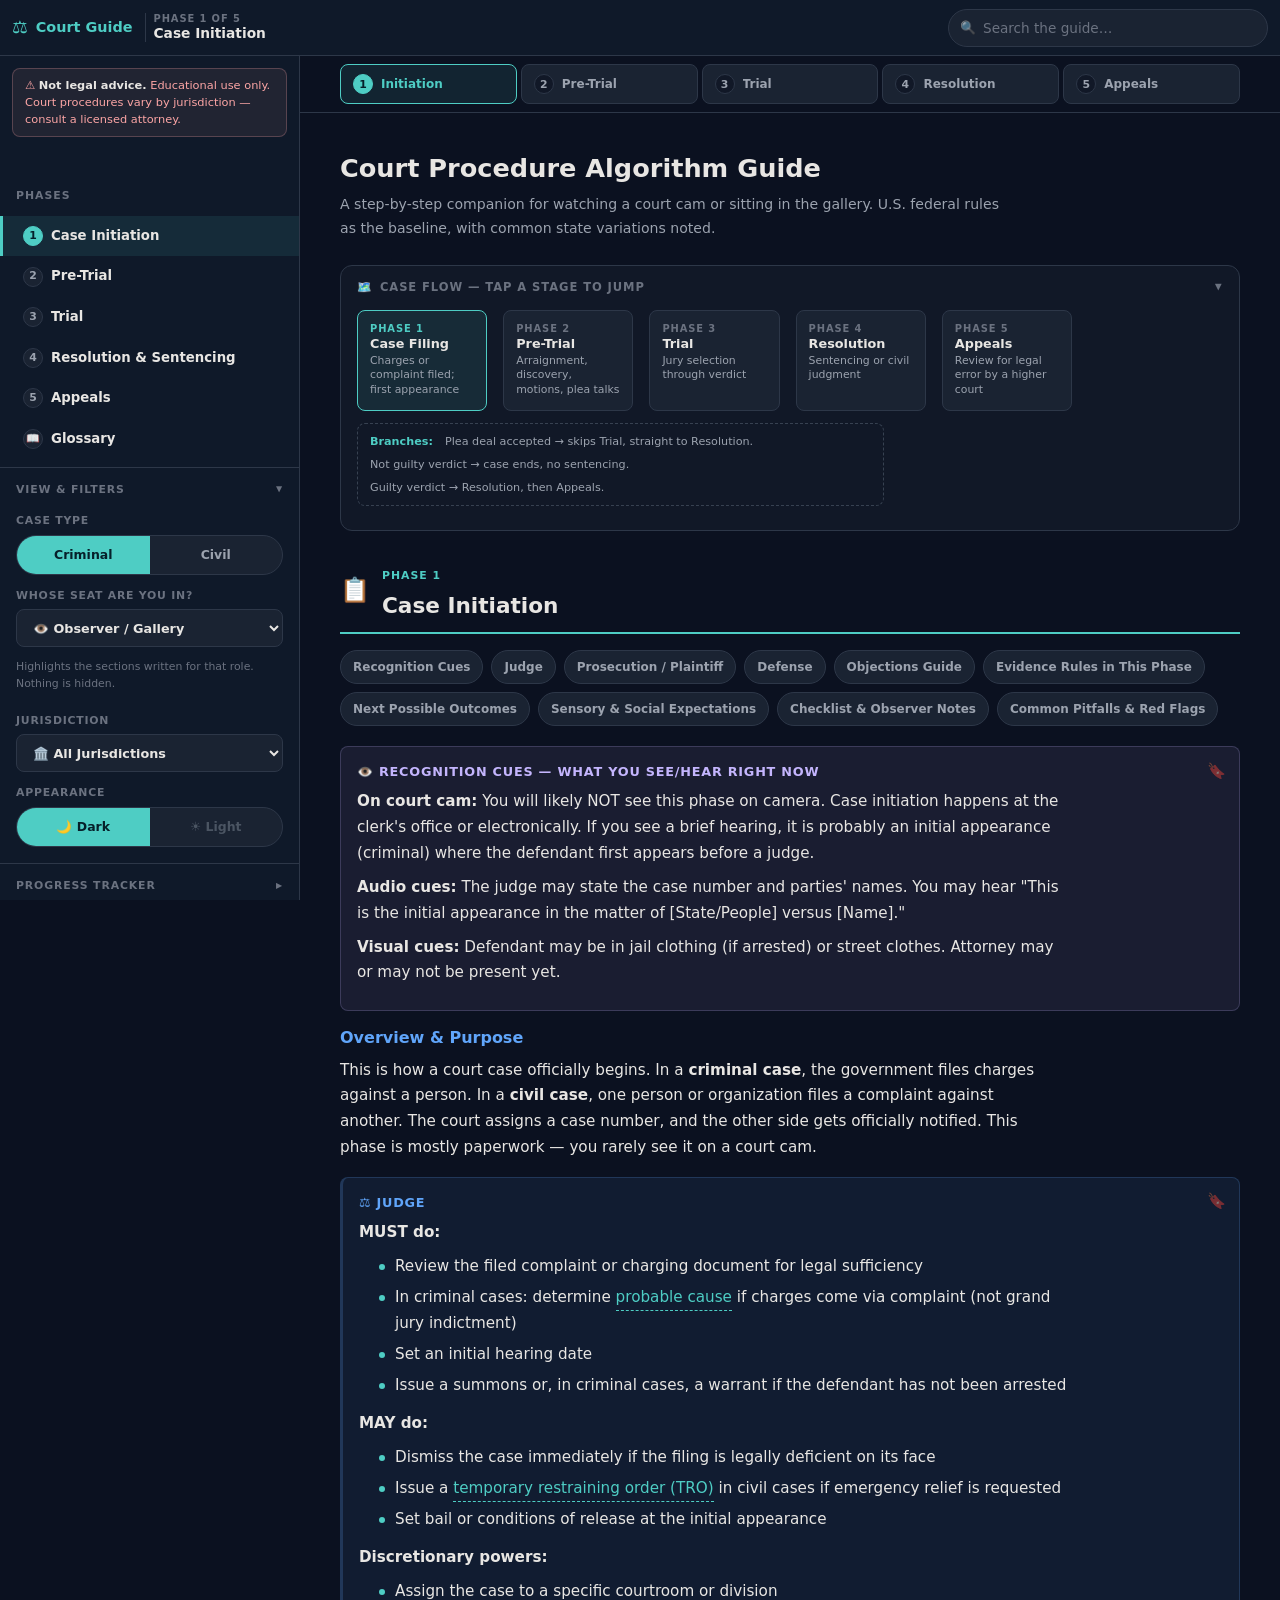
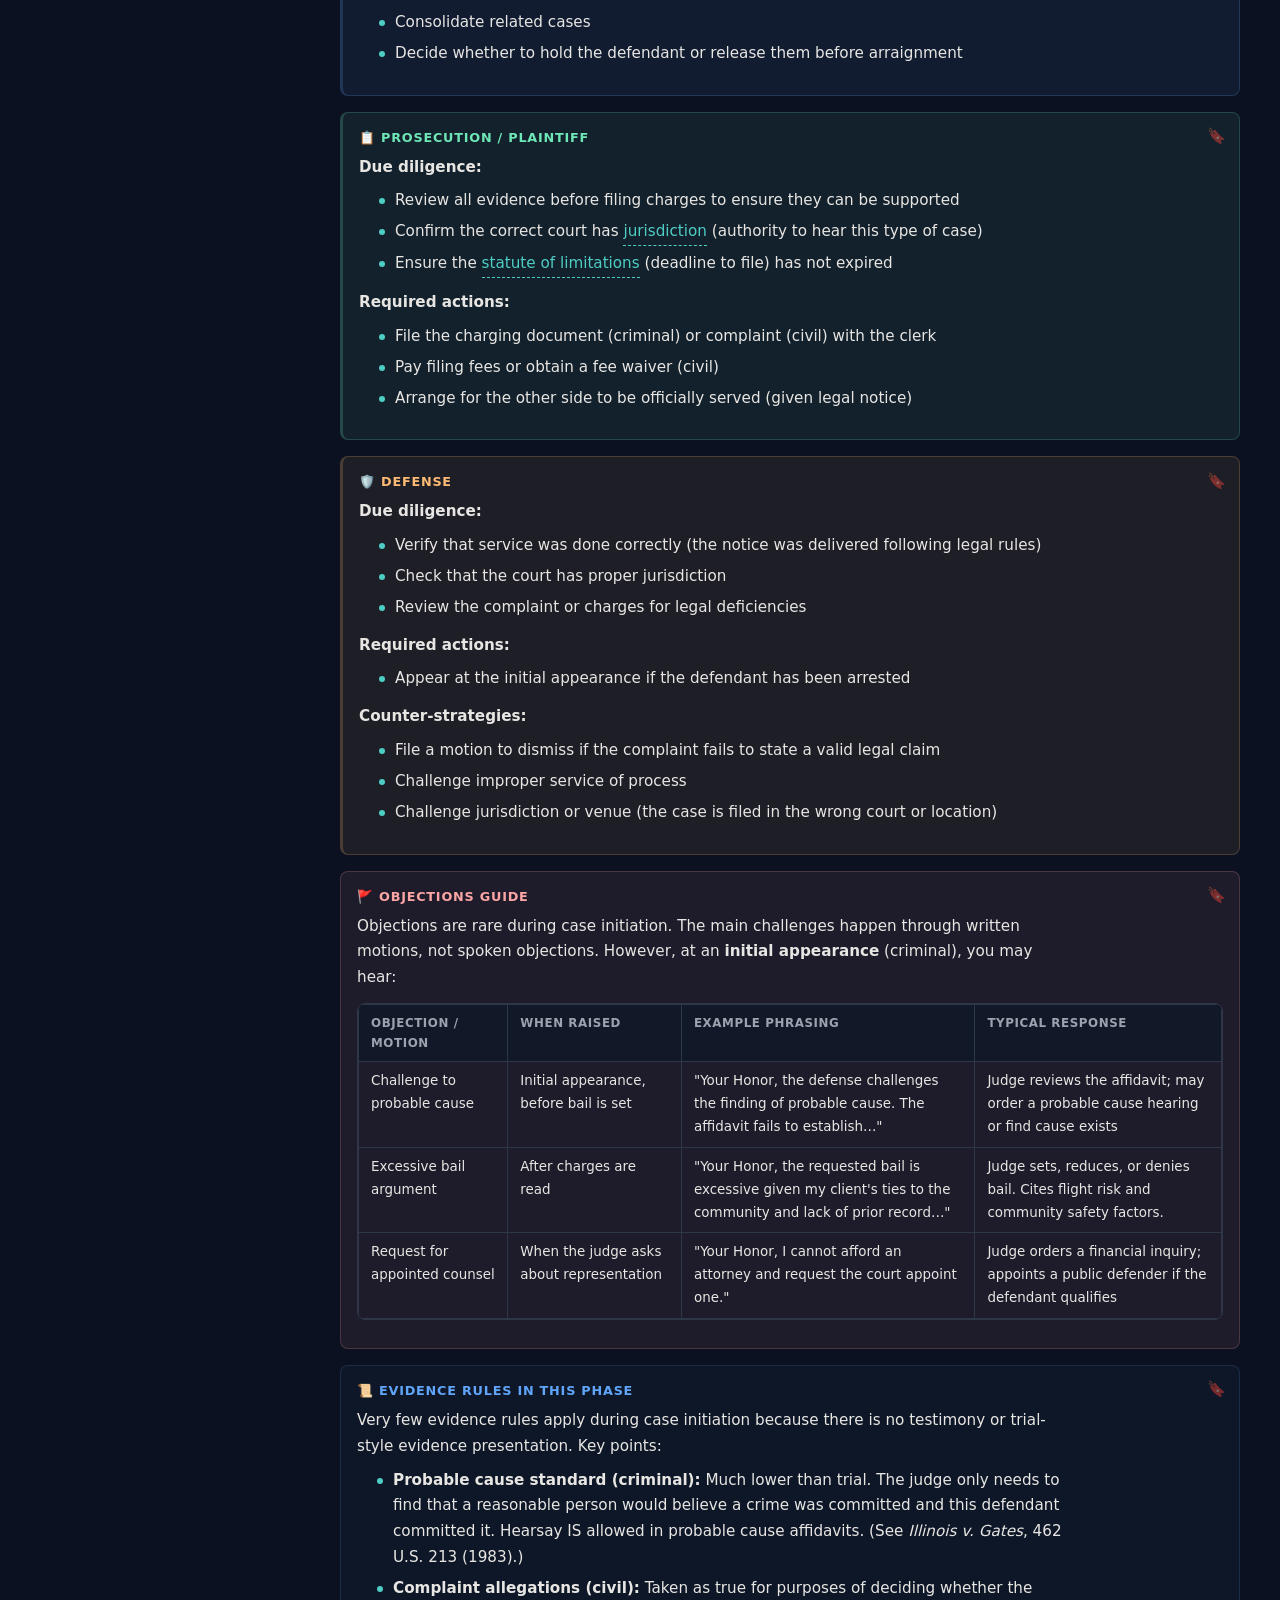
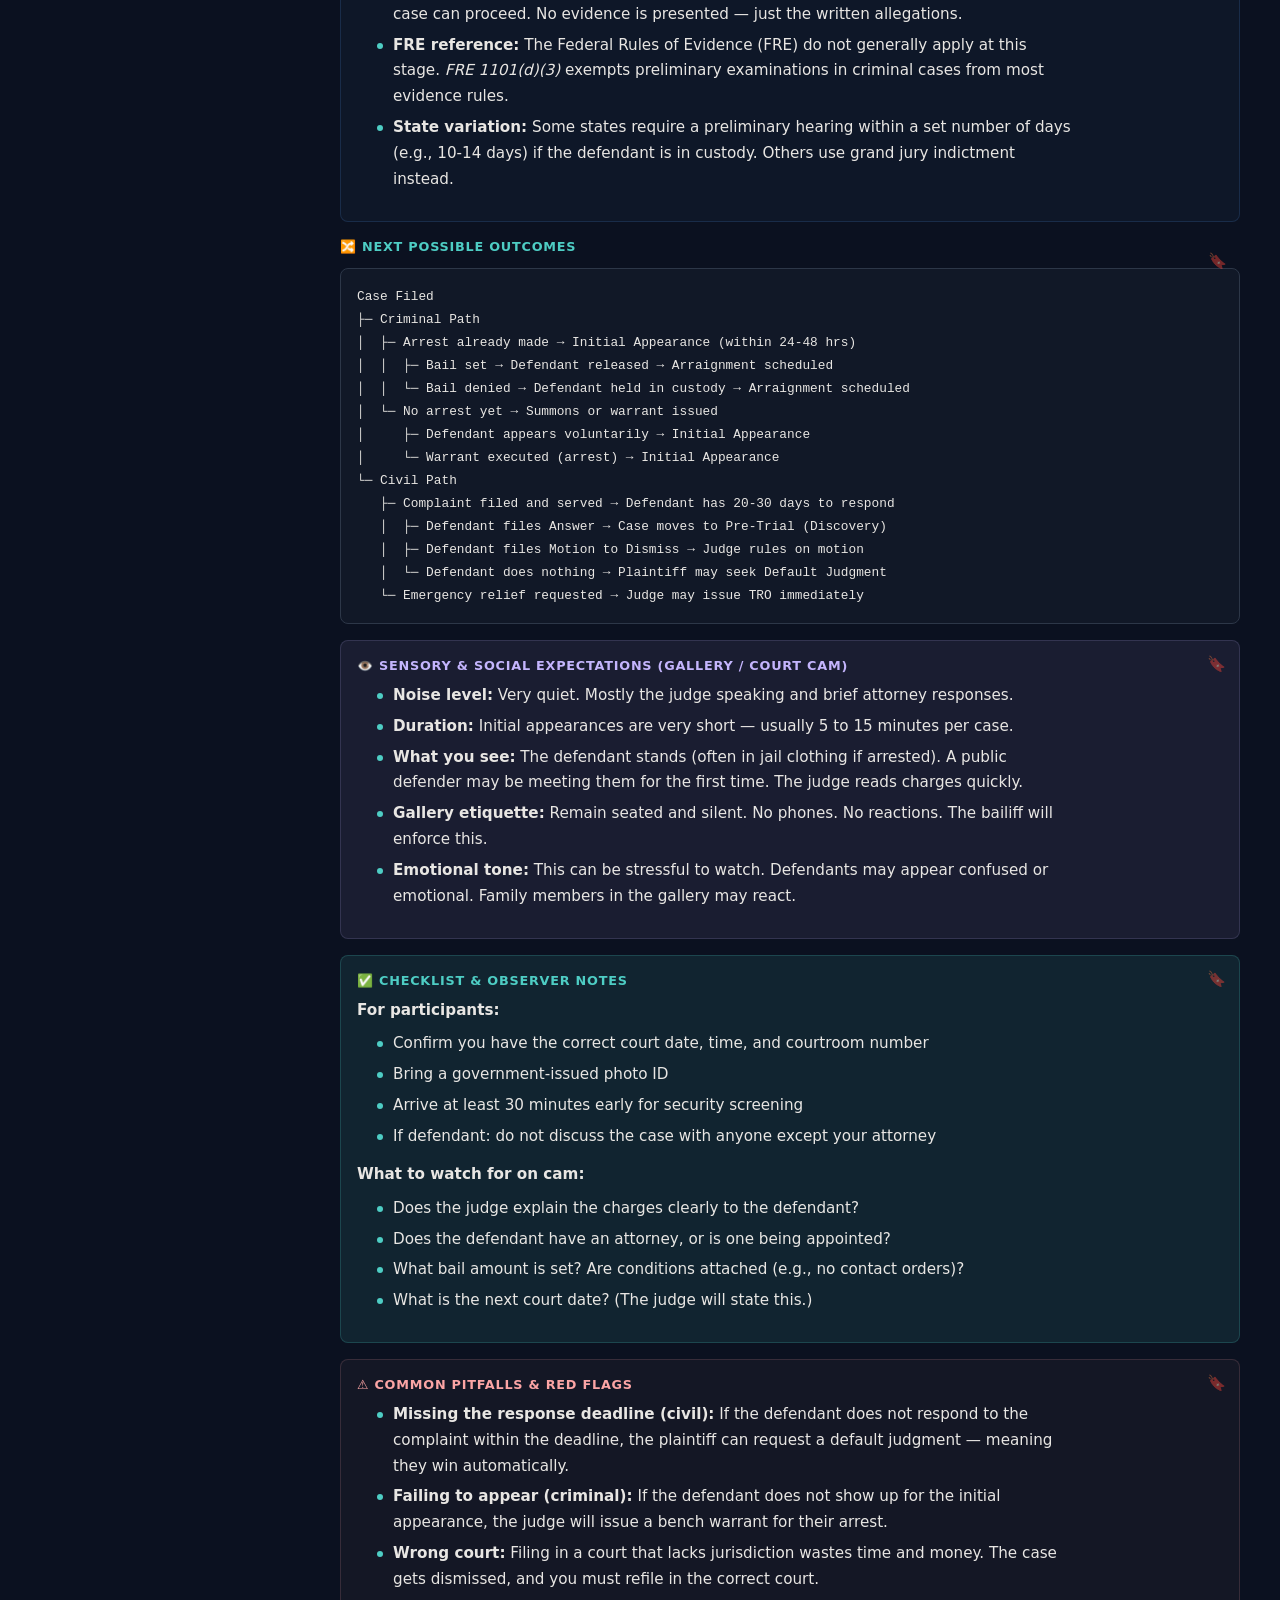
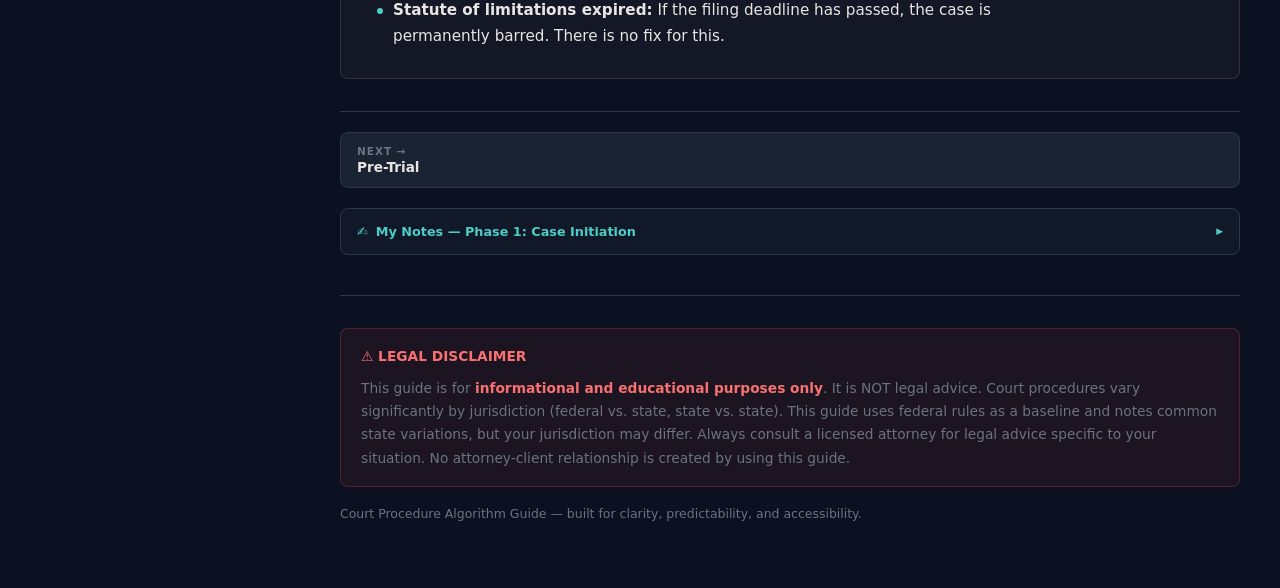
<file: index.html>
<!DOCTYPE html>
<html lang="en">
<head>
<meta charset="UTF-8">
<meta name="viewport" content="width=device-width, initial-scale=1.0, viewport-fit=cover">
<title>Court Procedure Algorithm Guide</title>
<meta name="description" content="Autism-friendly, real-time court procedure algorithm guide for watching court cams or sitting in the gallery.">
<link rel="stylesheet" href="css/variables.css">
<link rel="stylesheet" href="css/base.css">
<link rel="stylesheet" href="css/topbar.css">
<link rel="stylesheet" href="css/content.css">
<link rel="stylesheet" href="css/typography.css">
<link rel="stylesheet" href="css/flowchart.css">
<link rel="stylesheet" href="css/sidebar-panels.css">
<link rel="stylesheet" href="css/responsive.css">
<link rel="manifest" href="manifest.json">
<meta name="theme-color" content="#0f172a">
<meta name="apple-mobile-web-app-capable" content="yes">
<meta name="apple-mobile-web-app-status-bar-style" content="black-translucent">
<meta name="apple-mobile-web-app-title" content="Court Guide">
<link rel="icon" href="icons/favicon.ico" sizes="any">
<link rel="icon" type="image/png" sizes="32x32" href="icons/favicon-32x32.png">
<link rel="icon" type="image/png" sizes="16x16" href="icons/favicon-16x16.png">
<link rel="apple-touch-icon" href="icons/apple-touch-icon.png">
<script>
/* Applied before first paint so a saved light theme never flashes dark first. */
(function () {
  try {
    var saved = JSON.parse(localStorage.getItem('court_guide_data') || '{}');
    if (saved.theme === 'light') document.documentElement.setAttribute('data-theme', 'light');
  } catch (e) { /* first visit, private mode, or blocked storage — dark default applies */ }
})();
</script>
<script src="js/glossary-data.js" defer></script>
<script src="js/core.js" defer></script>
<script src="js/glossary-ui.js" defer></script>
<script src="js/controls.js" defer></script>
<script src="js/search.js" defer></script>
<script src="js/sidebar.js" defer></script>
<script src="js/storage.js" defer></script>
<script src="js/flowchart.js" defer></script>
</head>
<body class="case-criminal role-observer">
<a class="skip-link" href="#mainContent">Skip to guide content</a>

<!-- =====================================================================
     APP BAR — persistent orientation strip (drawer toggle, brand,
     current phase readout, search). Fixed at every breakpoint.
     ===================================================================== -->
<header class="appbar">
  <button class="appbar-btn nav-toggle" id="sidebarToggle" aria-controls="sidebar" aria-expanded="false" aria-label="Open navigation menu">
    <span aria-hidden="true">&#9776;</span>
  </button>

  <a class="appbar-brand" href="#phase1">
    <span class="mark" aria-hidden="true">&#9878;&#65039;</span>
    <span class="name">Court Guide</span>
  </a>

  <div class="appbar-where">
    <span class="appbar-kicker" id="appbarKicker">Phase 1 of 5</span>
    <span class="appbar-phase" id="appbarPhase">Case Initiation</span>
  </div>

  <div class="appbar-search">
    <div class="search-bar" id="searchBarDesktop">
      <label class="visually-hidden" for="searchInput">Search the guide</label>
      <input type="search" id="searchInput" placeholder="Search the guide&hellip;" autocomplete="off">
      <span class="search-count" id="searchCount" aria-live="polite"></span>
      <button class="clear-search" id="clearSearch" type="button" aria-label="Clear search">&times;</button>
    </div>
  </div>
</header>

<!-- =====================================================================
     SIDEBAR — navigation tree, filters, progress, bookmarks
     ===================================================================== -->
<div class="layout">
<nav class="sidebar" id="sidebar" aria-label="Guide navigation">

  <p class="sidebar-disclaimer">
    &#9888;&#65039; <strong>Not legal advice.</strong> Educational use only. Court procedures vary by jurisdiction &mdash; consult a licensed attorney.
  </p>

  <!-- Search relocates here from the app bar on narrow screens -->
  <div class="sidebar-search" id="searchHome"></div>

  <!-- ---------------- Phase tree ---------------- -->
  <h2 class="sidebar-title" id="navPhasesLabel">Phases</h2>
  <div class="sidebar-nav" role="list" aria-labelledby="navPhasesLabel">

    <a class="nav-phase" href="#phase1" data-phase="phase1"><span class="num">1</span> Case Initiation</a>

    <a class="nav-phase" href="#phase2" data-phase="phase2"><span class="num">2</span> Pre-Trial</a>
    <div class="nav-sublist" data-sub-for="phase2">
      <a class="sub" href="#phase2a">Arraignment</a>
      <a class="sub" href="#phase2b">Discovery</a>
      <a class="sub" href="#phase2c">Pre-Trial Motions</a>
      <a class="sub criminal-only" href="#phase2d">Plea Bargaining</a>
      <a class="sub" href="#phase2e">Pre-Trial Conference</a>
    </div>

    <a class="nav-phase" href="#phase3" data-phase="phase3"><span class="num">3</span> Trial</a>
    <div class="nav-sublist" data-sub-for="phase3">
      <a class="sub" href="#phase3a">Jury Selection</a>
      <a class="sub" href="#phase3b">Opening Statements</a>
      <a class="sub" href="#phase3c">Case-in-Chief</a>
      <a class="sub" href="#phase3d">Defense Case</a>
      <a class="sub" href="#phase3e">Closing Arguments</a>
      <a class="sub" href="#phase3f">Jury Instructions</a>
      <a class="sub" href="#phase3g">Deliberation &amp; Verdict</a>
    </div>

    <a class="nav-phase" href="#phase4" data-phase="phase4"><span class="num">4</span> Resolution &amp; Sentencing</a>
    <div class="nav-sublist" data-sub-for="phase4">
      <a class="sub criminal-only" href="#phase4a">Criminal Sentencing</a>
      <a class="sub civil-only" href="#phase4b">Civil Judgment</a>
    </div>

    <a class="nav-phase" href="#phase5" data-phase="phase5"><span class="num">5</span> Appeals</a>

    <a class="nav-phase" href="#glossary" data-phase="glossary"><span class="num" aria-hidden="true">&#128214;</span> Glossary</a>
  </div>

  <!-- ---------------- Filters ---------------- -->
  <details class="sidebar-panel" id="controlsPanel" open>
    <summary>View &amp; Filters</summary>
    <div class="panel-body sidebar-controls-body">

      <div class="control-group">
        <span class="control-label" id="caseLabel">Case type</span>
        <div class="toggle-group" id="caseToggle" role="group" aria-labelledby="caseLabel">
          <button type="button" data-case="criminal" aria-pressed="true">Criminal</button>
          <button type="button" data-case="civil" aria-pressed="false">Civil</button>
        </div>
      </div>

      <div class="control-group">
        <label class="control-label" for="roleSelect">Whose seat are you in?</label>
        <select class="role-select" id="roleSelect">
          <option value="observer" selected>&#128065;&#65039; Observer / Gallery</option>
          <option value="judge">&#9878;&#65039; Judge</option>
          <option value="prosecution">&#128203; Prosecution / Plaintiff</option>
          <option value="defense">&#128737;&#65039; Defense Attorney</option>
          <option value="defendant">&#128100; Defendant</option>
          <option value="witness">&#128483;&#65039; Witness</option>
        </select>
        <p class="control-hint">Highlights the sections written for that role. Nothing is hidden.</p>
      </div>

      <div class="control-group">
        <label class="control-label" for="jurisdictionSelect">Jurisdiction</label>
        <select class="jurisdiction-select" id="jurisdictionSelect">
          <option value="both" selected>&#127963;&#65039; All Jurisdictions</option>
          <option value="federal">Federal</option>
          <option value="state">State</option>
        </select>
      </div>

      <div class="control-group">
        <span class="control-label" id="themeLabel">Appearance</span>
        <div class="toggle-group" id="themeToggle" role="group" aria-labelledby="themeLabel">
          <button type="button" data-theme="dark" aria-pressed="true">&#127769; Dark</button>
          <button type="button" data-theme="light" aria-pressed="false">&#9728;&#65039; Light</button>
        </div>
      </div>

    </div>
  </details>

  <!-- ---------------- Progress ---------------- -->
  <details class="sidebar-panel" id="progressPanel">
    <summary>Progress Tracker</summary>
    <div class="panel-body">
      <div class="progress-head">
        <span class="control-label">Phases covered</span>
        <span class="progress-count" id="progressCount">0 / 5</span>
      </div>
      <div class="progress-bar-mini"><div class="fill" id="progressFill"></div></div>
      <ul class="progress-list">
        <li><label><input type="checkbox" data-phase="phase1"> Phase 1 &mdash; Initiation</label></li>
        <li><label><input type="checkbox" data-phase="phase2"> Phase 2 &mdash; Pre-Trial</label></li>
        <li><label><input type="checkbox" data-phase="phase3"> Phase 3 &mdash; Trial</label></li>
        <li><label><input type="checkbox" data-phase="phase4"> Phase 4 &mdash; Resolution</label></li>
        <li><label><input type="checkbox" data-phase="phase5"> Phase 5 &mdash; Appeals</label></li>
      </ul>
    </div>
  </details>

  <!-- ---------------- Bookmarks ---------------- -->
  <details class="sidebar-panel" id="bookmarksPanel">
    <summary>Bookmarks</summary>
    <div class="panel-body">
      <ul class="bookmarks-list" id="bookmarksList"></ul>
      <p class="bookmarks-empty" id="bookmarksEmpty">No bookmarks yet. Tap the &#128278; on any section to pin it here.</p>
      <button type="button" class="panel-action" id="resetData">Clear notes, bookmarks &amp; progress</button>
    </div>
  </details>

</nav>

<div class="sidebar-overlay" id="sidebarOverlay" hidden></div>

<!-- =====================================================================
     MAIN CONTENT AREA
     ===================================================================== -->
<main class="main-content" id="mainContent" tabindex="-1">
<div class="content-wrap">

<!-- Sticky "you are here" stepper -->
<nav class="stepper" id="phaseProgress" aria-label="Phase progress">
  <button type="button" class="stepper-step" data-target="phase1" aria-current="step"><span class="num"><span>1</span></span><span class="name">Initiation</span></button>
  <button type="button" class="stepper-step" data-target="phase2"><span class="num"><span>2</span></span><span class="name">Pre-Trial</span></button>
  <button type="button" class="stepper-step" data-target="phase3"><span class="num"><span>3</span></span><span class="name">Trial</span></button>
  <button type="button" class="stepper-step" data-target="phase4"><span class="num"><span>4</span></span><span class="name">Resolution</span></button>
  <button type="button" class="stepper-step" data-target="phase5"><span class="num"><span>5</span></span><span class="name">Appeals</span></button>
</nav>

<div class="page-header">
  <h1>Court Procedure Algorithm Guide</h1>
  <p class="subtitle">A step-by-step companion for watching a court cam or sitting in the gallery. U.S. federal rules as the baseline, with common state variations noted.</p>
</div>

<!-- =====================================================================
     CASE FLOW MAP — jump to any stage; reflows to a vertical stack on
     narrow screens instead of shrinking to unreadable text.
     ===================================================================== -->
<details class="flowmap" id="flowmap" open>
  <summary><span aria-hidden="true">&#128506;&#65039;</span> Case flow &mdash; tap a stage to jump</summary>
  <div class="flowmap-body">
    <ol class="flowmap-track">
      <li class="fc-step">
        <button type="button" class="fc-node fc-active" data-phase="phase1">
          <span class="fc-num">Phase 1</span>
          <span class="fc-name">Case Filing</span>
          <span class="fc-sub">Charges or complaint filed; first appearance</span>
        </button>
      </li>
      <li class="fc-link" aria-hidden="true"></li>
      <li class="fc-step">
        <button type="button" class="fc-node" data-phase="phase2">
          <span class="fc-num">Phase 2</span>
          <span class="fc-name">Pre-Trial</span>
          <span class="fc-sub">Arraignment, discovery, motions, plea talks</span>
        </button>
      </li>
      <li class="fc-link" aria-hidden="true"></li>
      <li class="fc-step">
        <button type="button" class="fc-node" data-phase="phase3">
          <span class="fc-num">Phase 3</span>
          <span class="fc-name">Trial</span>
          <span class="fc-sub">Jury selection through verdict</span>
        </button>
      </li>
      <li class="fc-link" aria-hidden="true"></li>
      <li class="fc-step">
        <button type="button" class="fc-node" data-phase="phase4">
          <span class="fc-num">Phase 4</span>
          <span class="fc-name">Resolution</span>
          <span class="fc-sub">Sentencing or civil judgment</span>
        </button>
      </li>
      <li class="fc-link" aria-hidden="true"></li>
      <li class="fc-step">
        <button type="button" class="fc-node" data-phase="phase5">
          <span class="fc-num">Phase 5</span>
          <span class="fc-name">Appeals</span>
          <span class="fc-sub">Review for legal error by a higher court</span>
        </button>
      </li>
    </ol>

    <p class="fc-branch">
      <span><b>Branches:</b></span>
      <span>Plea deal accepted &rarr; skips Trial, straight to Resolution.</span>
      <span>Not guilty verdict &rarr; case ends, no sentencing.</span>
      <span>Guilty verdict &rarr; Resolution, then Appeals.</span>
    </p>
  </div>
</details>

<!-- =====================================================================
     PHASE 1: CASE INITIATION
     ===================================================================== -->
<div class="phase phase-tab active" id="phase1">
<div class="phase-card phase-card--top">
  <header class="phase-tab-header">
    <span class="icon" aria-hidden="true">📋</span>
    <div>
      <p class="phase-num">Phase 1</p>
      <h2 class="label">Case Initiation</h2>
    </div>
  </header>
  <div class="phase-body phase-body--static">
    <div class="phase-body-inner">

      <!-- Recognition Cues -->
      <div class="section-block recognition">
        <div class="sec-title">👁️ Recognition Cues — What You See/Hear Right Now</div>
        <p><strong>On court cam:</strong> You will likely NOT see this phase on camera. Case initiation happens at the clerk's office or electronically. If you see a brief hearing, it is probably an initial appearance (criminal) where the defendant first appears before a judge.</p>
        <p><strong>Audio cues:</strong> The judge may state the case number and parties' names. You may hear "This is the initial appearance in the matter of [State/People] versus [Name]."</p>
        <p><strong>Visual cues:</strong> Defendant may be in jail clothing (if arrested) or street clothes. Attorney may or may not be present yet.</p>
      </div>

      <!-- Overview -->
      <div class="section-block" style="background:transparent;border:none;padding:0 0 0 0;">
        <h3>Overview &amp; Purpose</h3>
        <p>This is how a court case officially begins. In a <strong>criminal case</strong>, the government files charges against a person. In a <strong>civil case</strong>, one person or organization files a complaint against another. The court assigns a case number, and the other side gets officially notified. This phase is mostly paperwork — you rarely see it on a court cam.</p>
      </div>

      <!-- Judge -->
      <div class="section-block judge" data-role="judge">
        <div class="sec-title">⚖️ Judge</div>
        <p><strong>MUST do:</strong></p>
        <ul>
          <li>Review the filed complaint or charging document for legal sufficiency</li>
          <li>In criminal cases: determine <span class="term" data-term="probable-cause">probable cause</span> if charges come via complaint (not grand jury indictment)</li>
          <li>Set an initial hearing date</li>
          <li>Issue a summons or, in criminal cases, a warrant if the defendant has not been arrested</li>
        </ul>
        <p><strong>MAY do:</strong></p>
        <ul>
          <li>Dismiss the case immediately if the filing is legally deficient on its face</li>
          <li>Issue a <span class="term" data-term="tro">temporary restraining order (TRO)</span> in civil cases if emergency relief is requested</li>
          <li class="criminal-only">Set bail or conditions of release at the initial appearance</li>
        </ul>
        <p><strong>Discretionary powers:</strong></p>
        <ul>
          <li>Assign the case to a specific courtroom or division</li>
          <li>Consolidate related cases</li>
          <li class="criminal-only">Decide whether to hold the defendant or release them before arraignment</li>
        </ul>
      </div>

      <!-- Prosecution / Plaintiff -->
      <div class="section-block prosecution" data-role="prosecution">
        <div class="sec-title">📋 Prosecution / Plaintiff</div>
        <p><strong>Due diligence:</strong></p>
        <ul>
          <li class="criminal-only">Review all evidence before filing charges to ensure they can be supported</li>
          <li class="civil-only">Verify all facts in the complaint are accurate and supportable</li>
          <li>Confirm the correct court has <span class="term" data-term="jurisdiction">jurisdiction</span> (authority to hear this type of case)</li>
          <li>Ensure the <span class="term" data-term="statute-of-limitations">statute of limitations</span> (deadline to file) has not expired</li>
        </ul>
        <p><strong>Required actions:</strong></p>
        <ul>
          <li>File the charging document (criminal) or complaint (civil) with the clerk</li>
          <li>Pay filing fees or obtain a fee waiver (civil)</li>
          <li>Arrange for the other side to be officially served (given legal notice)</li>
        </ul>
      </div>

      <!-- Defense -->
      <div class="section-block defense" data-role="defense">
        <div class="sec-title">🛡️ Defense</div>
        <p><strong>Due diligence:</strong></p>
        <ul>
          <li>Verify that service was done correctly (the notice was delivered following legal rules)</li>
          <li>Check that the court has proper jurisdiction</li>
          <li>Review the complaint or charges for legal deficiencies</li>
        </ul>
        <p><strong>Required actions:</strong></p>
        <ul>
          <li class="criminal-only">Appear at the initial appearance if the defendant has been arrested</li>
          <li class="civil-only">Note the deadline to file a response (usually 20-30 days after service)</li>
        </ul>
        <p><strong>Counter-strategies:</strong></p>
        <ul>
          <li>File a motion to dismiss if the complaint fails to state a valid legal claim</li>
          <li>Challenge improper service of process</li>
          <li>Challenge jurisdiction or venue (the case is filed in the wrong court or location)</li>
        </ul>
      </div>

      <!-- Objections Guide -->
      <div class="section-block objection">
        <div class="sec-title">🚩 Objections Guide</div>
        <p>Objections are rare during case initiation. The main challenges happen through written motions, not spoken objections. However, at an <strong>initial appearance</strong> (criminal), you may hear:</p>
        <table>
          <tr><th>Objection / Motion</th><th>When Raised</th><th>Example Phrasing</th><th>Typical Response</th></tr>
          <tr>
            <td>Challenge to probable cause</td>
            <td>Initial appearance, before bail is set</td>
            <td>"Your Honor, the defense challenges the finding of probable cause. The affidavit fails to establish…"</td>
            <td>Judge reviews the affidavit; may order a probable cause hearing or find cause exists</td>
          </tr>
          <tr>
            <td>Excessive bail argument</td>
            <td>After charges are read</td>
            <td>"Your Honor, the requested bail is excessive given my client's ties to the community and lack of prior record…"</td>
            <td>Judge sets, reduces, or denies bail. Cites flight risk and community safety factors.</td>
          </tr>
          <tr>
            <td>Request for appointed counsel</td>
            <td>When the judge asks about representation</td>
            <td>"Your Honor, I cannot afford an attorney and request the court appoint one."</td>
            <td>Judge orders a financial inquiry; appoints a public defender if the defendant qualifies</td>
          </tr>
        </table>
      </div>

      <!-- Evidence Rules -->
      <div class="section-block evidence">
        <div class="sec-title">📜 Evidence Rules in This Phase</div>
        <p>Very few evidence rules apply during case initiation because there is no testimony or trial-style evidence presentation. Key points:</p>
        <ul>
          <li><strong>Probable cause standard (criminal):</strong> Much lower than trial. The judge only needs to find that a reasonable person would believe a crime was committed and this defendant committed it. Hearsay IS allowed in probable cause affidavits. (See <em>Illinois v. Gates</em>, 462 U.S. 213 (1983).)</li>
          <li><strong>Complaint allegations (civil):</strong> Taken as true for purposes of deciding whether the case can proceed. No evidence is presented — just the written allegations.</li>
          <li class="federal-note"><strong>FRE reference:</strong> The Federal Rules of Evidence (FRE) do not generally apply at this stage. <em>FRE 1101(d)(3)</em> exempts preliminary examinations in criminal cases from most evidence rules.</li>
          <li class="state-note"><strong>State variation:</strong> Some states require a preliminary hearing within a set number of days (e.g., 10-14 days) if the defendant is in custody. Others use grand jury indictment instead.</li>
        </ul>
      </div>

      <!-- Decision Tree -->
      <div class="section-block" style="background:transparent;border:none;padding:0;">
        <div class="sec-title" style="color:var(--accent);">🔀 Next Possible Outcomes</div>
        <div class="decision-tree">Case Filed
├─ Criminal Path
│  ├─ Arrest already made → Initial Appearance (within 24-48 hrs)
│  │  ├─ Bail set → Defendant released → Arraignment scheduled
│  │  └─ Bail denied → Defendant held in custody → Arraignment scheduled
│  └─ No arrest yet → Summons or warrant issued
│     ├─ Defendant appears voluntarily → Initial Appearance
│     └─ Warrant executed (arrest) → Initial Appearance
└─ Civil Path
   ├─ Complaint filed and served → Defendant has 20-30 days to respond
   │  ├─ Defendant files Answer → Case moves to Pre-Trial (Discovery)
   │  ├─ Defendant files Motion to Dismiss → Judge rules on motion
   │  └─ Defendant does nothing → Plaintiff may seek Default Judgment
   └─ Emergency relief requested → Judge may issue TRO immediately</div>
      </div>

      <!-- Sensory / Social Expectations -->
      <div class="section-block observer">
        <div class="sec-title">👁️ Sensory &amp; Social Expectations (Gallery / Court Cam)</div>
        <ul>
          <li><strong>Noise level:</strong> Very quiet. Mostly the judge speaking and brief attorney responses.</li>
          <li><strong>Duration:</strong> Initial appearances are very short — usually 5 to 15 minutes per case.</li>
          <li><strong>What you see:</strong> The defendant stands (often in jail clothing if arrested). A public defender may be meeting them for the first time. The judge reads charges quickly.</li>
          <li><strong>Gallery etiquette:</strong> Remain seated and silent. No phones. No reactions. The bailiff will enforce this.</li>
          <li><strong>Emotional tone:</strong> This can be stressful to watch. Defendants may appear confused or emotional. Family members in the gallery may react.</li>
        </ul>
      </div>

      <!-- Checklist & Observer Notes -->
      <div class="section-block checklist">
        <div class="sec-title">✅ Checklist &amp; Observer Notes</div>
        <p><strong>For participants:</strong></p>
        <ul>
          <li>Confirm you have the correct court date, time, and courtroom number</li>
          <li>Bring a government-issued photo ID</li>
          <li>Arrive at least 30 minutes early for security screening</li>
          <li class="criminal-only">If defendant: do not discuss the case with anyone except your attorney</li>
          <li class="civil-only">If plaintiff: bring copies of all filed documents</li>
        </ul>
        <p><strong>What to watch for on cam:</strong></p>
        <ul>
          <li>Does the judge explain the charges clearly to the defendant?</li>
          <li>Does the defendant have an attorney, or is one being appointed?</li>
          <li>What bail amount is set? Are conditions attached (e.g., no contact orders)?</li>
          <li>What is the next court date? (The judge will state this.)</li>
        </ul>
      </div>

      <!-- Pitfalls -->
      <div class="section-block pitfalls">
        <div class="sec-title">⚠️ Common Pitfalls &amp; Red Flags</div>
        <ul>
          <li><strong>Missing the response deadline (civil):</strong> If the defendant does not respond to the complaint within the deadline, the plaintiff can request a default judgment — meaning they win automatically.</li>
          <li><strong>Failing to appear (criminal):</strong> If the defendant does not show up for the initial appearance, the judge will issue a bench warrant for their arrest.</li>
          <li><strong>Wrong court:</strong> Filing in a court that lacks jurisdiction wastes time and money. The case gets dismissed, and you must refile in the correct court.</li>
          <li><strong>Statute of limitations expired:</strong> If the filing deadline has passed, the case is permanently barred. There is no fix for this.</li>
        </ul>
      </div>

    </div>
  </div>
</div>
<details class="phase-notes">
  <summary>My Notes — Phase 1: Case Initiation</summary>
  <textarea data-phase="phase1" placeholder="Type your personal notes for Phase 1: Case Initiation here..."></textarea>
</details>
</div>
<!-- END PHASE 1 -->

<!-- =====================================================================
     PHASE 2: PRE-TRIAL
     ===================================================================== -->
<div class="phase phase-tab" id="phase2">
<div class="phase-card phase-card--top">
  <header class="phase-tab-header">
    <span class="icon" aria-hidden="true">⚙️</span>
    <div>
      <p class="phase-num">Phase 2</p>
      <h2 class="label">Pre-Trial</h2>
    </div>
  </header>
  <div class="phase-body phase-body--static">
    <div class="phase-body-inner">

      <div class="section-block recognition">
        <div class="sec-title">👁️ Recognition Cues — What You See/Hear Right Now</div>
        <p><strong>On court cam:</strong> Pre-trial hearings are common on court cams. You will see attorneys standing at tables, speaking to the judge. There is no jury present. The defendant sits at the defense table.</p>
        <p><strong>Audio cues:</strong> The judge may say "We are here on the matter of…" or "This is a pre-trial conference in case number…" You may hear references to "discovery," "motions," or "scheduling."</p>
        <p><strong>Visual cues:</strong> No jury box is filled. Attorneys may be holding folders or binders. The mood is procedural, not dramatic.</p>
      </div>

      <div class="section-block" style="background:transparent;border:none;padding:0;">
        <h3>Overview &amp; Purpose</h3>
        <p>Everything between filing the case and the actual trial happens here. Both sides exchange evidence (discovery), argue about what evidence should be allowed (motions), and try to resolve the case without a trial if possible. In criminal cases, this is where arraignment and plea bargaining happen. This phase can last weeks to months.</p>
      </div>

<!-- ============= SUB-PHASE 2A: ARRAIGNMENT ============= -->
<div class="sub-phase" id="phase2a">
  <div class="phase-card sub">
    <button type="button" class="phase-hdr sub" aria-expanded="false">
      <span class="icon">📢</span>
      <div>
        <div class="phase-num">Phase 2A</div>
        <div class="label">Arraignment</div>
      </div>
      <svg class="chevron" viewBox="0 0 20 20" fill="currentColor"><path d="M5.23 7.21a.75.75 0 011.06.02L10 11.168l3.71-3.938a.75.75 0 111.08 1.04l-4.25 4.5a.75.75 0 01-1.08 0l-4.25-4.5a.75.75 0 01.02-1.06z"/></svg>
    </button>
    <div class="phase-body">
      <div class="phase-body-inner">

        <div class="section-block recognition">
          <div class="sec-title">👁️ Recognition Cues</div>
          <p><strong>On court cam:</strong> The defendant stands before the judge. The judge reads the charges out loud. The defendant says "guilty," "not guilty," or "no contest." This is one of the most commonly filmed moments.</p>
          <p><strong>Audio cues:</strong> "How do you plead?" or "Do you understand the charges against you?" The clerk may read the charges formally.</p>
          <p><strong>Visual cues:</strong> Defendant stands, usually with their attorney. This is often brief — 5 to 15 minutes.</p>
        </div>

        <div class="section-block" style="background:transparent;border:none;padding:0;">
          <h3>Overview &amp; Purpose</h3>
          <p>Arraignment is the formal reading of criminal charges in open court. The defendant hears exactly what they are accused of and enters a plea. This is <strong>criminal only</strong> — civil cases do not have arraignments. In civil cases, the equivalent is the defendant filing a written Answer to the complaint.</p>
        </div>

        <div class="section-block judge" data-role="judge">
          <div class="sec-title">⚖️ Judge</div>
          <p><strong>MUST do:</strong></p>
          <ul>
            <li>Ensure the defendant understands the charges (read them or confirm defense counsel has explained them)</li>
            <li>Ask the defendant to enter a plea: guilty, not guilty, or no contest (<span class="term" data-term="nolo-contendere">nolo contendere</span>)</li>
            <li>Confirm the defendant has an attorney or waives that right knowingly</li>
            <li>Advise the defendant of their constitutional rights (right to trial, right to confront witnesses, right against self-incrimination)</li>
            <li>Set bail or modify existing bail conditions</li>
          </ul>
          <p><strong>MAY do:</strong></p>
          <ul>
            <li>Accept a guilty plea if it meets all legal requirements (knowing, voluntary, factual basis)</li>
            <li>Enter a not-guilty plea on behalf of a defendant who refuses to plead or stands mute</li>
            <li>Set a trial date or schedule the next hearing</li>
            <li>Issue protective orders (e.g., no-contact orders)</li>
          </ul>
          <p><strong>Discretionary powers:</strong></p>
          <ul>
            <li>Allow a continuance (delay) if the defense needs more time to review charges</li>
            <li>Modify bail up or down based on new information</li>
            <li>Refer the defendant for a competency evaluation if there are concerns about their ability to understand proceedings</li>
          </ul>
        </div>

        <div class="section-block prosecution" data-role="prosecution">
          <div class="sec-title">📋 Prosecution</div>
          <p><strong>Due diligence:</strong></p>
          <ul>
            <li>Ensure the charging document is accurate and complete before arraignment</li>
            <li>Be prepared to state the factual basis for charges if the defendant pleads guilty</li>
            <li>Have bail recommendation ready (based on flight risk, danger to community, criminal history)</li>
          </ul>
          <p><strong>Required actions:</strong></p>
          <ul>
            <li>Provide the defendant with a copy of the charging document (if not already done)</li>
            <li>Disclose any <span class="term" data-term="brady-material">Brady material</span> (evidence favorable to the defendant) as soon as practicable</li>
          </ul>
          <p><strong>Optional strategies:</strong></p>
          <ul>
            <li>Request high bail or detention if the defendant is a flight risk or danger</li>
            <li>Offer an early plea deal to resolve the case quickly</li>
            <li>Request a protective order if witness safety is a concern</li>
          </ul>
        </div>

        <div class="section-block defense" data-role="defense">
          <div class="sec-title">🛡️ Defense</div>
          <p><strong>Due diligence:</strong></p>
          <ul>
            <li>Review the charging document for errors, missing elements, or overcharging</li>
            <li>Verify the defendant understands the charges and potential penalties</li>
            <li>Assess whether bail conditions are appropriate</li>
          </ul>
          <p><strong>Required actions:</strong></p>
          <ul>
            <li>Enter a plea (almost always "not guilty" at arraignment to preserve all options)</li>
            <li>Request discovery from the prosecution</li>
          </ul>
          <p><strong>Counter-strategies:</strong></p>
          <ul>
            <li>Challenge the charges (move to dismiss for insufficient evidence or defective indictment)</li>
            <li>Argue for reduced bail or release on own recognizance (OR)</li>
            <li>Request a speedy trial if strategically advantageous</li>
            <li>Waive formal reading of charges (common — saves time, already reviewed with attorney)</li>
          </ul>
        </div>

        <div class="section-block objection">
          <div class="sec-title">🚩 Objections Guide</div>
          <p>Arraignment objections are limited but important:</p>
          <table>
            <tr><th>Objection / Motion</th><th>When Raised</th><th>Example Phrasing</th><th>Typical Response</th></tr>
            <tr>
              <td>Defective indictment / information</td>
              <td>Before entering a plea</td>
              <td>"Your Honor, we move to dismiss. The indictment fails to allege all essential elements of the offense under [statute]."</td>
              <td>Judge may dismiss, order the prosecution to re-file, or deny the motion and allow the case to proceed.</td>
            </tr>
            <tr>
              <td>Speedy trial violation</td>
              <td>If arraignment is delayed beyond statutory limits</td>
              <td>"Your Honor, we move to dismiss for violation of my client's right to a speedy arraignment. [X] days have passed since arrest."</td>
              <td>Judge examines the timeline. May dismiss or find good cause for the delay.</td>
            </tr>
            <tr>
              <td>Bail objection — excessive</td>
              <td>After prosecution requests bail amount</td>
              <td>"Your Honor, the requested bail of $[amount] is excessive under the Eighth Amendment. My client has [ties to community, employment, no prior record]…"</td>
              <td>Judge weighs factors and sets bail. May reduce, maintain, or increase.</td>
            </tr>
            <tr>
              <td>Bail objection — seek detention</td>
              <td>After defense requests release</td>
              <td>"Your Honor, the People request remand. The defendant poses a significant flight risk and danger to the community based on [specific facts]."</td>
              <td>Judge holds a detention hearing or rules immediately based on the record.</td>
            </tr>
            <tr>
              <td>Competency concern</td>
              <td>Any time during the proceeding</td>
              <td>"Your Honor, I have a good-faith concern about my client's competency to understand these proceedings. I request an evaluation."</td>
              <td>Judge typically grants the request. Proceedings are paused until a competency evaluation is completed.</td>
            </tr>
          </table>
        </div>

        <div class="section-block evidence">
          <div class="sec-title">📜 Evidence Rules in This Phase</div>
          <ul>
            <li><strong>No evidence is presented at arraignment.</strong> This is a procedural hearing, not an evidentiary one.</li>
            <li><strong>Exception — bail hearings:</strong> Prosecutors may present evidence (criminal history, flight risk factors) to support bail requests. The rules of evidence are relaxed — hearsay and proffer (attorney's summary of what evidence would show) are typically allowed.</li>
            <li class="federal-note"><strong>Guilty plea requirement:</strong> If the defendant pleads guilty, the judge must establish a <span class="term" data-term="factual-basis">factual basis</span> — the prosecution briefly states what they would prove at trial. This is NOT full evidence presentation. (<em>Federal Rule of Criminal Procedure 11(b)(3)</em>)</li>
            <li class="state-note"><strong>State variation:</strong> Some states combine the initial appearance and arraignment into one hearing. Others hold them separately. Federal courts under FRCP Rule 10 require arraignment in open court.</li>
          </ul>
        </div>

        <div class="section-block" style="background:transparent;border:none;padding:0;">
          <div class="sec-title" style="color:var(--accent);">🔀 Next Possible Outcomes</div>
          <div class="decision-tree">Arraignment
├─ Defendant pleads NOT GUILTY (most common)
│  ├─ Case proceeds to Discovery (Phase 2B)
│  ├─ Trial date is set
│  └─ Bail conditions set or modified
├─ Defendant pleads GUILTY
│  ├─ Judge confirms plea is knowing and voluntary
│  ├─ Judge accepts plea → Sentencing scheduled (Phase 4)
│  └─ Judge rejects plea (rare) → Plea withdrawn, case continues
├─ Defendant pleads NO CONTEST (nolo contendere)
│  ├─ Same as guilty for criminal purposes
│  └─ Cannot be used against defendant in related civil case
├─ Defendant stands MUTE (refuses to plead)
│  └─ Judge enters not-guilty plea on their behalf → Case proceeds
└─ Competency concern raised
   └─ Proceedings paused → Evaluation ordered → Return to court</div>
        </div>

        <div class="section-block observer">
          <div class="sec-title">👁️ Sensory &amp; Social Expectations (Gallery / Court Cam)</div>
          <ul>
            <li><strong>Noise level:</strong> Quiet. The judge speaks clearly and directly to the defendant.</li>
            <li><strong>Duration:</strong> Usually 5-15 minutes per defendant. High-profile cases may take longer.</li>
            <li><strong>What you see:</strong> Defendant stands at the podium or defense table. Attorney stands next to them. Prosecutor is at the other table. No jury present.</li>
            <li><strong>Pace:</strong> Courts often process many arraignments in a row (a "calendar call"). Each one is fast. You may see 10-30 defendants in one session.</li>
            <li><strong>Emotional tone:</strong> Tense but routine. Most defendants plead not guilty and the hearing ends quickly. Guilty pleas create more discussion.</li>
            <li><strong>Gallery note:</strong> Family members often attend. You may hear quiet reactions when bail is set high or charges are read.</li>
          </ul>
        </div>

        <div class="section-block checklist">
          <div class="sec-title">✅ Checklist &amp; Observer Notes</div>
          <p><strong>For participants:</strong></p>
          <ul>
            <li>Defendant: dress appropriately (business casual minimum if out of custody)</li>
            <li>Know the case number and courtroom before arriving</li>
            <li>Defense attorney: have reviewed the charging document and discussed plea options with client</li>
            <li>Do NOT speak unless the judge asks you a direct question</li>
          </ul>
          <p><strong>What to watch for on cam:</strong></p>
          <ul>
            <li>What plea does the defendant enter? (Almost always "not guilty" at this stage)</li>
            <li>Does the judge explain the rights clearly?</li>
            <li>What bail is set? Any conditions (GPS monitor, no contact, surrender passport)?</li>
            <li>Does the defense request anything unusual (competency eval, speedy trial demand)?</li>
            <li>Is the next court date stated clearly?</li>
          </ul>
        </div>

        <div class="section-block pitfalls">
          <div class="sec-title">⚠️ Common Pitfalls &amp; Red Flags</div>
          <ul>
            <li><strong>Pleading guilty too early:</strong> Defendants who plead guilty at arraignment without attorney advice may waive important rights and miss potential defenses.</li>
            <li><strong>Not understanding charges:</strong> If the defendant seems confused, the defense attorney should request time to explain. Judges sometimes proceed too quickly.</li>
            <li><strong>Bail set too high:</strong> If the defendant cannot post bail, they remain in jail during the entire pre-trial period, which can pressure them into accepting a plea deal.</li>
            <li><strong>Missing arraignment:</strong> A bench warrant will be issued. The defendant will be arrested and may lose bail privileges.</li>
          </ul>
        </div>

      </div>
    </div>
  </div>
</div>
<!-- END SUB-PHASE 2A -->

<!-- ============= SUB-PHASE 2B: DISCOVERY ============= -->
<div class="sub-phase" id="phase2b">
  <div class="phase-card sub">
    <button type="button" class="phase-hdr sub" aria-expanded="false">
      <span class="icon">🔍</span>
      <div>
        <div class="phase-num">Phase 2B</div>
        <div class="label">Discovery</div>
      </div>
      <svg class="chevron" viewBox="0 0 20 20" fill="currentColor"><path d="M5.23 7.21a.75.75 0 011.06.02L10 11.168l3.71-3.938a.75.75 0 111.08 1.04l-4.25 4.5a.75.75 0 01-1.08 0l-4.25-4.5a.75.75 0 01.02-1.06z"/></svg>
    </button>
    <div class="phase-body">
      <div class="phase-body-inner">

        <div class="section-block recognition">
          <div class="sec-title">👁️ Recognition Cues</div>
          <p><strong>On court cam:</strong> Discovery itself happens outside the courtroom (offices, depositions). You will only see discovery on camera if there is a <strong>discovery dispute hearing</strong> — one side asks the judge to force the other to turn over evidence.</p>
          <p><strong>Audio cues:</strong> "Your Honor, the defense has failed to comply with our discovery requests…" or "We move to compel production of…"</p>
          <p><strong>Visual cues:</strong> Attorneys at tables with stacks of papers. No witnesses. No jury. Informal, procedural tone.</p>
        </div>

        <div class="section-block" style="background:transparent;border:none;padding:0;">
          <h3>Overview &amp; Purpose</h3>
          <p>Discovery is the formal exchange of evidence and information between the two sides. Each side gets to see what the other side has — witness lists, documents, physical evidence, expert reports. The goal is to prevent surprise at trial. In criminal cases, the prosecution has a constitutional duty to share evidence that helps the defendant (<span class="term" data-term="brady-material">Brady material</span>). Discovery can take weeks to months.</p>
        </div>

        <div class="section-block judge" data-role="judge">
          <div class="sec-title">⚖️ Judge</div>
          <p><strong>MUST do:</strong></p>
          <ul>
            <li>Rule on discovery disputes when the parties cannot agree</li>
            <li>Enforce discovery deadlines set in the scheduling order</li>
            <li>Ensure constitutional discovery obligations are met (criminal cases)</li>
          </ul>
          <p><strong>MAY do:</strong></p>
          <ul>
            <li>Issue <span class="term" data-term="sanctions">sanctions</span> (penalties) for failure to comply with discovery — ranging from fines to excluding evidence to dismissing the case</li>
            <li>Issue a protective order limiting how certain sensitive information can be used</li>
            <li>Conduct an <span class="term" data-term="in-camera">in camera</span> (private) review of disputed documents to decide if they must be disclosed</li>
          </ul>
          <p><strong>Discretionary powers:</strong></p>
          <ul>
            <li>Set the scope and timing of discovery</li>
            <li>Limit discovery if it becomes burdensome, harassing, or disproportionate to the case</li>
            <li>Extend deadlines for good cause</li>
          </ul>
        </div>

        <div class="section-block prosecution" data-role="prosecution">
          <div class="sec-title">📋 Prosecution / Plaintiff</div>
          <p><strong>Due diligence:</strong></p>
          <ul>
            <li class="criminal-only"><strong>Brady obligation (constitutional):</strong> Must disclose ALL evidence favorable to the defense — exculpatory evidence (suggests innocence) and impeachment evidence (undermines prosecution witnesses). Failure to do so can result in conviction being overturned. (<em>Brady v. Maryland</em>, 373 U.S. 83 (1963))</li>
            <li class="criminal-only"><strong>Giglio obligation:</strong> Must disclose any deals, promises, or benefits given to witnesses in exchange for testimony. (<em>Giglio v. United States</em>, 405 U.S. 150 (1972))</li>
            <li class="civil-only">Respond to all discovery requests within deadlines (typically 30 days under FRCP)</li>
            <li>Review all evidence for <span class="term" data-term="privilege">privilege</span> (attorney-client, work product) before disclosing</li>
          </ul>
          <p><strong>Required actions:</strong></p>
          <ul>
            <li>Provide witness lists, exhibit lists, and copies of physical evidence</li>
            <li class="criminal-only">Provide police reports, lab results, witness statements, and surveillance footage</li>
            <li class="civil-only">Respond to interrogatories (written questions), document requests, and requests for admission</li>
          </ul>
          <p><strong>Optional strategies:</strong></p>
          <ul>
            <li class="civil-only">Serve extensive discovery requests to find weaknesses in the opposing case</li>
            <li class="civil-only">Take depositions of key witnesses to lock in testimony</li>
            <li>Move for a protective order on sensitive materials (trade secrets, victim information)</li>
          </ul>
        </div>

        <div class="section-block defense" data-role="defense">
          <div class="sec-title">🛡️ Defense</div>
          <p><strong>Due diligence:</strong></p>
          <ul>
            <li>Review ALL discovery materials thoroughly — look for inconsistencies, missing evidence, or Brady violations</li>
            <li>Identify potential witnesses and gather independent evidence</li>
            <li class="criminal-only">Verify that the prosecution has disclosed everything required</li>
          </ul>
          <p><strong>Required actions:</strong></p>
          <ul>
            <li class="criminal-only">Disclose alibi witnesses and expert witnesses if required by local rules (varies by jurisdiction)</li>
            <li class="civil-only">Respond to all discovery requests within deadlines</li>
            <li>Preserve all potentially relevant evidence (failure = <span class="term" data-term="spoliation">spoliation</span>, which has severe penalties)</li>
          </ul>
          <p><strong>Counter-strategies:</strong></p>
          <ul>
            <li>File a motion to compel if the prosecution/plaintiff is withholding evidence</li>
            <li>Challenge the scope of overly broad discovery requests</li>
            <li>Conduct independent investigation — hire investigators, interview witnesses</li>
            <li class="civil-only">Take depositions of the plaintiff and key witnesses to find weaknesses</li>
          </ul>
        </div>

        <div class="section-block objection">
          <div class="sec-title">🚩 Objections Guide</div>
          <p>Discovery objections appear in written responses or are argued at hearings:</p>
          <table>
            <tr><th>Objection</th><th>When Raised</th><th>Example Phrasing</th><th>Typical Response</th></tr>
            <tr>
              <td>Overly broad / unduly burdensome</td>
              <td>In written response to discovery request</td>
              <td>"Defendant objects. The request seeks all documents from a 10-year period with no limitation on subject matter, which is overly broad and unduly burdensome."</td>
              <td>Judge may narrow the request or order compliance with a more specific scope.</td>
            </tr>
            <tr>
              <td>Attorney-client privilege</td>
              <td>When documents or testimony would reveal confidential attorney communications</td>
              <td>"Objection — attorney-client privilege. This communication was made in confidence between the client and their attorney for legal advice."</td>
              <td>Judge reviews privilege claim. May order in camera review. Upholds if properly established.</td>
            </tr>
            <tr>
              <td>Work product doctrine</td>
              <td>When materials prepared for litigation are requested</td>
              <td>"Objection — work product. These documents were prepared in anticipation of litigation by counsel."</td>
              <td>Protected unless the requesting party shows substantial need and inability to obtain equivalent information. (<em>Hickman v. Taylor</em>)</td>
            </tr>
            <tr>
              <td>Relevance</td>
              <td>When the requested information is not related to the case</td>
              <td>"Objection. The requested medical records from 20 years ago are not relevant to the current claim."</td>
              <td>Judge weighs relevance broadly during discovery (broader than at trial). May allow or limit.</td>
            </tr>
            <tr>
              <td>Brady violation (criminal)</td>
              <td>When defense believes prosecution is withholding favorable evidence</td>
              <td>"Your Honor, we have reason to believe the State possesses exculpatory evidence — specifically [description] — that has not been disclosed as required by Brady."</td>
              <td>Judge orders the prosecution to disclose or face sanctions. Serious violations can lead to dismissal.</td>
            </tr>
          </table>
        </div>

        <div class="section-block evidence">
          <div class="sec-title">📜 Evidence Rules in This Phase</div>
          <ul>
            <li><strong>Discovery is broader than trial evidence.</strong> Information that would be inadmissible at trial (e.g., hearsay) is still discoverable if it is "reasonably calculated to lead to the discovery of admissible evidence." (<em>FRCP Rule 26(b)(1)</em>)</li>
            <li><strong>Privilege protections apply:</strong> Attorney-client privilege, spousal privilege, doctor-patient privilege, and work product doctrine all limit what must be disclosed.</li>
            <li><strong>Expert witness disclosures:</strong> Both sides must disclose expert witnesses and provide their reports, opinions, and qualifications. (<em>FRCP Rule 26(a)(2)</em>; <em>FRE 702</em> governs admissibility at trial.)</li>
            <li><strong>Depositions:</strong> Witnesses testify under oath outside court. Deposition testimony can be used at trial if the witness is unavailable (<em>FRE 804(b)(1)</em>) or to impeach (contradict) their live testimony (<em>FRE 801(d)(1)</em>).</li>
            <li class="state-note"><strong>State variation:</strong> Criminal discovery rules vary widely. Some states have "open file" policies (prosecution shares everything). Others are far more restrictive. Federal criminal discovery is governed by <em>FRCP Criminal Rule 16</em>, which is narrower than civil discovery.</li>
          </ul>
        </div>

        <div class="section-block" style="background:transparent;border:none;padding:0;">
          <div class="sec-title" style="color:var(--accent);">🔀 Next Possible Outcomes</div>
          <div class="decision-tree">Discovery Phase
├─ Both sides cooperate → Discovery completed on time
│  └─ Case moves to Pre-Trial Motions (Phase 2C)
├─ Discovery dispute arises
│  ├─ Motion to Compel filed → Judge orders disclosure → Compliance
│  ├─ Motion to Compel filed → Judge denies → Limited discovery
│  └─ Sanctions imposed for non-compliance
│     ├─ Monetary fine
│     ├─ Evidence excluded at trial
│     ├─ Adverse inference instruction (jury told to assume missing evidence was bad)
│     └─ Case dismissed (extreme cases)
├─ Brady violation discovered (criminal)
│  ├─ Evidence disclosed late → Trial may be continued
│  └─ Evidence withheld intentionally → Charges may be dismissed
└─ Settlement / Plea negotiations begin based on discovery findings
   ├─ Case settles (civil) → Phase 4
   └─ Plea deal reached (criminal) → Phase 4</div>
        </div>

        <div class="section-block observer">
          <div class="sec-title">👁️ Sensory &amp; Social Expectations (Gallery / Court Cam)</div>
          <ul>
            <li><strong>Noise level:</strong> Quiet. Attorneys speak formally about procedural matters.</li>
            <li><strong>Duration:</strong> Discovery dispute hearings are typically 15-45 minutes.</li>
            <li><strong>What you see:</strong> Attorneys may hold large binders. Discussion is technical and procedural. This is not dramatic — it is about document exchanges and deadlines.</li>
            <li><strong>Depositions:</strong> These happen in offices, not courtrooms. You will NOT see these on court cam. Attorneys ask questions; a court reporter records everything.</li>
            <li><strong>Gallery note:</strong> Discovery hearings are often poorly attended. They are technical but critically important to the case outcome.</li>
          </ul>
        </div>

        <div class="section-block checklist">
          <div class="sec-title">✅ Checklist &amp; Observer Notes</div>
          <p><strong>What to watch for on cam (discovery dispute hearings):</strong></p>
          <ul>
            <li>Which side is requesting information? What are they asking for?</li>
            <li>Is the objecting side claiming privilege, burden, or relevance?</li>
            <li>Does the judge order compliance or limit the request?</li>
            <li>Are sanctions mentioned? (This indicates serious non-compliance.)</li>
            <li>Does either attorney mention Brady? (This is a major red flag in criminal cases.)</li>
          </ul>
        </div>

        <div class="section-block pitfalls">
          <div class="sec-title">⚠️ Common Pitfalls &amp; Red Flags</div>
          <ul>
            <li><strong>Hiding evidence:</strong> Intentionally withholding discoverable evidence can result in case dismissal, sanctions, or (for prosecutors) criminal charges and bar discipline.</li>
            <li><strong>Missing deadlines:</strong> Discovery has strict deadlines. Missing them can mean your evidence is excluded at trial.</li>
            <li><strong>Waiving privilege accidentally:</strong> Disclosing privileged documents without objection may waive the privilege permanently.</li>
            <li><strong>Destroying evidence (spoliation):</strong> Once litigation is anticipated, all relevant evidence must be preserved. Destroying it — even routinely — results in severe sanctions.</li>
          </ul>
        </div>

      </div>
    </div>
  </div>
</div>
<!-- END SUB-PHASE 2B -->

<!-- ============= SUB-PHASE 2C: PRE-TRIAL MOTIONS ============= -->
<div class="sub-phase" id="phase2c">
  <div class="phase-card sub">
    <button type="button" class="phase-hdr sub" aria-expanded="false">
      <span class="icon">📝</span>
      <div>
        <div class="phase-num">Phase 2C</div>
        <div class="label">Pre-Trial Motions &amp; Motions in Limine</div>
      </div>
      <svg class="chevron" viewBox="0 0 20 20" fill="currentColor"><path d="M5.23 7.21a.75.75 0 011.06.02L10 11.168l3.71-3.938a.75.75 0 111.08 1.04l-4.25 4.5a.75.75 0 01-1.08 0l-4.25-4.5a.75.75 0 01.02-1.06z"/></svg>
    </button>
    <div class="phase-body">
      <div class="phase-body-inner">

        <div class="section-block recognition">
          <div class="sec-title">👁️ Recognition Cues</div>
          <p><strong>On court cam:</strong> Attorneys stand and argue specific legal issues to the judge. No jury is present. You may hear references to "motion to suppress," "motion in limine," or "motion for summary judgment." These hearings can be heated.</p>
          <p><strong>Audio cues:</strong> "We're here on the defendant's motion to suppress…" or "The State moves in limine to exclude…" Attorneys cite case law and statutes by name.</p>
          <p><strong>Visual cues:</strong> Attorneys at podiums with legal briefs. Judge may be reading from papers. Sometimes witnesses testify (especially in suppression hearings).</p>
        </div>

        <div class="section-block" style="background:transparent;border:none;padding:0;">
          <h3>Overview &amp; Purpose</h3>
          <p>Pre-trial motions are formal written requests asking the judge to make legal rulings before the trial begins. These can determine the entire direction of the case. A <span class="term" data-term="motion-in-limine">motion in limine</span> specifically asks the judge to rule on whether certain evidence can or cannot be shown to the jury. A <span class="term" data-term="motion-to-suppress">motion to suppress</span> (criminal) asks the judge to throw out evidence obtained through illegal police conduct. Some motions can end the case entirely (motion to dismiss, motion for summary judgment).</p>
        </div>

        <div class="section-block judge" data-role="judge">
          <div class="sec-title">⚖️ Judge</div>
          <p><strong>MUST do:</strong></p>
          <ul>
            <li>Rule on all filed motions before trial begins (or reserve ruling until trial when appropriate)</li>
            <li>Hold evidentiary hearings on suppression motions (criminal) if factual disputes exist</li>
            <li>Apply the correct legal standard for each type of motion</li>
          </ul>
          <p><strong>MAY do:</strong></p>
          <ul>
            <li>Grant a motion to dismiss or for summary judgment — ending the case without trial</li>
            <li>Exclude or admit evidence via motions in limine — shaping what the jury will see</li>
            <li>Reserve ruling ("I'll take it under advisement") and decide later, even during trial</li>
          </ul>
          <p><strong>Discretionary powers:</strong></p>
          <ul>
            <li>Decide how much argument time each side gets</li>
            <li>Allow or deny oral argument (some motions decided on papers alone)</li>
            <li>Reconsider a prior ruling if new information emerges</li>
          </ul>
        </div>

        <div class="section-block prosecution" data-role="prosecution">
          <div class="sec-title">📋 Prosecution / Plaintiff</div>
          <p><strong>Common motions filed:</strong></p>
          <ul>
            <li><strong>Motion in limine to exclude defense evidence:</strong> Prior bad acts of the victim, unreliable expert testimony, prejudicial photographs</li>
            <li class="criminal-only"><strong>Motion to admit prior bad acts of defendant:</strong> Under <em>FRE 404(b)</em> — prior crimes/acts to show motive, plan, identity, etc. (not to show bad character)</li>
            <li class="criminal-only"><strong>Motion to admit co-conspirator statements:</strong> Under <em>FRE 801(d)(2)(E)</em></li>
            <li class="civil-only"><strong>Motion for summary judgment:</strong> Asks judge to rule without trial because there is no genuine dispute about the facts</li>
            <li><strong>Motion to exclude expert witnesses:</strong> Under <em>Daubert v. Merrell Dow</em> (federal) — challenging the reliability of expert methodology</li>
          </ul>
        </div>

        <div class="section-block defense" data-role="defense">
          <div class="sec-title">🛡️ Defense</div>
          <p><strong>Common motions filed:</strong></p>
          <ul>
            <li class="criminal-only"><strong>Motion to suppress evidence:</strong> Evidence was obtained through an illegal search, seizure, or interrogation that violated the 4th, 5th, or 6th Amendment</li>
            <li class="criminal-only"><strong>Motion to suppress statements:</strong> Defendant was not read <span class="term" data-term="miranda">Miranda rights</span> before custodial interrogation, or confession was coerced</li>
            <li><strong>Motion to dismiss:</strong> Charges/claims are legally insufficient, statute of limitations expired, double jeopardy, or lack of jurisdiction</li>
            <li><strong>Motion in limine to exclude prosecution evidence:</strong> Prejudicial evidence, improper character evidence, hearsay, unreliable identification</li>
            <li class="civil-only"><strong>Motion for summary judgment:</strong> Plaintiff cannot prove an essential element of their claim</li>
            <li><strong>Daubert motion:</strong> Challenge the prosecution/plaintiff's expert witness as unreliable or unqualified</li>
          </ul>
        </div>

        <div class="section-block objection">
          <div class="sec-title">🚩 Objections &amp; Arguments Guide</div>
          <p>At motion hearings, attorneys make legal arguments (not trial-style objections). Key arguments:</p>
          <table>
            <tr><th>Motion Type</th><th>Key Legal Standard</th><th>What You Hear</th><th>Typical Outcome</th></tr>
            <tr>
              <td>Motion to Suppress (4th Amendment)</td>
              <td>Was the search/seizure reasonable? Was there a warrant? Did an exception apply?</td>
              <td>"The officers conducted a warrantless search without consent and without exigent circumstances. The evidence — the firearm — must be suppressed."</td>
              <td>If granted: evidence excluded from trial (may collapse the prosecution's case). If denied: evidence admitted.</td>
            </tr>
            <tr>
              <td>Motion to Suppress Statements (5th Amendment)</td>
              <td>Was the defendant in custody? Were Miranda warnings given? Was the statement voluntary?</td>
              <td>"My client was handcuffed in the back of a patrol car for two hours before being questioned without Miranda warnings."</td>
              <td>If granted: statements excluded. If denied: statements can be used at trial.</td>
            </tr>
            <tr>
              <td>Motion in Limine (FRE 403)</td>
              <td>Does the probative value of the evidence substantially outweigh the danger of unfair prejudice?</td>
              <td>"The graphic autopsy photos are cumulative and far more prejudicial than probative. We request they be excluded under Rule 403."</td>
              <td>Judge balances probative value vs. prejudice. May admit some, exclude others, or require redaction.</td>
            </tr>
            <tr>
              <td>Motion for Summary Judgment</td>
              <td>Is there no genuine dispute of material fact? (Viewing evidence in light most favorable to non-moving party)</td>
              <td>"Plaintiff has no admissible evidence of causation. Even viewing the facts in the light most favorable to plaintiff, no reasonable jury could find for them."</td>
              <td>If granted: case ends. If denied: case proceeds to trial. Partial summary judgment possible.</td>
            </tr>
            <tr>
              <td>Daubert Challenge (Expert)</td>
              <td>Is the expert's testimony based on reliable methodology? Is the expert qualified? Is the testimony relevant?</td>
              <td>"The State's forensic expert relies on bite-mark analysis, which has been widely discredited by the scientific community."</td>
              <td>Judge holds a Daubert hearing. Expert may be excluded entirely, limited in scope, or allowed to testify.</td>
            </tr>
          </table>
        </div>

        <div class="section-block evidence">
          <div class="sec-title">📜 Evidence Rules in This Phase</div>
          <ul>
            <li><strong>Suppression hearings use relaxed evidence rules.</strong> Hearsay is generally admissible. The judge (not a jury) evaluates credibility. Officers often testify about how they obtained evidence.</li>
            <li><strong>FRE 104(a):</strong> Preliminary questions of admissibility are decided by the judge. The rules of evidence (except privilege) do not apply to these determinations.</li>
            <li><strong>FRE 403 (Balancing test):</strong> The most-cited rule in motions in limine. Evidence may be excluded if its probative value is substantially outweighed by unfair prejudice, confusion, or waste of time.</li>
            <li><strong>FRE 404(b) (Other acts):</strong> Evidence of other crimes or bad acts is not admissible to prove character but MAY be admissible to prove motive, opportunity, intent, preparation, plan, knowledge, identity, absence of mistake, or lack of accident.</li>
            <li><strong>FRE 702 (Expert testimony):</strong> Expert testimony is admissible if: (1) the expert is qualified, (2) the testimony is based on sufficient facts, (3) the testimony is the product of reliable methods, and (4) the methods were reliably applied.</li>
            <li><strong>Exclusionary rule (criminal):</strong> Evidence obtained in violation of the Constitution must be excluded. Applies to the evidence itself AND the "fruit of the poisonous tree" (evidence discovered because of the illegal action).</li>
            <li class="state-note"><strong>State variation:</strong> Some states use the <em>Frye</em> standard for expert testimony (general acceptance in the scientific community) instead of <em>Daubert</em> (reliability). Some states have broader exclusionary rule exceptions.</li>
          </ul>
        </div>

        <div class="section-block" style="background:transparent;border:none;padding:0;">
          <div class="sec-title" style="color:var(--accent);">🔀 Next Possible Outcomes</div>
          <div class="decision-tree">Pre-Trial Motions
├─ Motion to Dismiss GRANTED → Case ends (can sometimes be refiled)
├─ Motion to Dismiss DENIED → Case proceeds
├─ Motion to Suppress GRANTED
│  ├─ Key evidence excluded → Prosecution may drop charges
│  └─ Some evidence excluded → Case weakened but proceeds
├─ Motion to Suppress DENIED → All evidence admissible at trial
├─ Motion for Summary Judgment GRANTED → Case ends (civil)
├─ Motions in Limine ruled on
│  ├─ Evidence excluded → Shapes trial strategy for both sides
│  └─ Evidence admitted → Other side prepares to counter it
└─ All motions resolved → Case moves to Plea Bargaining (2D)
   or Pre-Trial Conference (2E) or directly to Trial (Phase 3)</div>
        </div>

        <div class="section-block observer">
          <div class="sec-title">👁️ Sensory &amp; Social Expectations (Gallery / Court Cam)</div>
          <ul>
            <li><strong>Noise level:</strong> Moderate. Attorneys argue passionately. This can be the most intellectually intense part of a case.</li>
            <li><strong>Duration:</strong> 30 minutes to several hours depending on complexity. Suppression hearings with witnesses can take a full day.</li>
            <li><strong>What you see:</strong> Attorneys stand at podiums, cite case law, and make detailed legal arguments. In suppression hearings, police officers may testify and be cross-examined.</li>
            <li><strong>Emotional tone:</strong> This is where cases are often won or lost. Attorneys are focused and assertive. The judge may ask tough questions.</li>
            <li><strong>Gallery note:</strong> These hearings are open to the public but can be hard to follow without legal knowledge. The glossary in this guide can help.</li>
          </ul>
        </div>

        <div class="section-block checklist">
          <div class="sec-title">✅ Observer Notes</div>
          <p><strong>What to watch for on cam:</strong></p>
          <ul>
            <li>What motion is being argued? (Listen for the type at the beginning.)</li>
            <li>Is there a witness testifying? (This usually means a suppression hearing.)</li>
            <li>Does the judge seem inclined toward one side? (Questions can reveal this.)</li>
            <li>Does the judge rule from the bench (immediately) or take it under advisement (decide later)?</li>
            <li>If evidence is suppressed, does the prosecution seem to still have a viable case?</li>
          </ul>
        </div>

        <div class="section-block pitfalls">
          <div class="sec-title">⚠️ Common Pitfalls &amp; Red Flags</div>
          <ul>
            <li><strong>Failing to file motions on time:</strong> Most courts have strict deadlines for pre-trial motions. Miss the deadline = waive the right to raise the issue.</li>
            <li><strong>Not preserving objections:</strong> If you don't raise an issue in a pre-trial motion, you may not be able to raise it on appeal. This is called "waiver."</li>
            <li><strong>Overconfidence in suppression:</strong> Many suppression motions are denied. Having a backup strategy is essential.</li>
            <li><strong>Ignoring Daubert challenges:</strong> Failing to challenge unreliable expert testimony before trial means the jury hears it.</li>
          </ul>
        </div>

      </div>
    </div>
  </div>
</div>
<!-- END SUB-PHASE 2C -->

<!-- ============= SUB-PHASE 2D: PLEA BARGAINING ============= -->
<div class="sub-phase criminal-only" id="phase2d">
  <div class="phase-card sub">
    <button type="button" class="phase-hdr sub" aria-expanded="false">
      <span class="icon">🤝</span>
      <div>
        <div class="phase-num">Phase 2D</div>
        <div class="label">Plea Bargaining (Criminal Only)</div>
      </div>
      <svg class="chevron" viewBox="0 0 20 20" fill="currentColor"><path d="M5.23 7.21a.75.75 0 011.06.02L10 11.168l3.71-3.938a.75.75 0 111.08 1.04l-4.25 4.5a.75.75 0 01-1.08 0l-4.25-4.5a.75.75 0 01.02-1.06z"/></svg>
    </button>
    <div class="phase-body">
      <div class="phase-body-inner">

        <div class="section-block recognition">
          <div class="sec-title">👁️ Recognition Cues</div>
          <p><strong>On court cam:</strong> Plea bargaining itself happens in private (attorneys' offices, hallways, phone calls). You will NOT see the negotiation. What you WILL see on camera is the <strong>plea hearing</strong> — when the defendant formally enters a guilty plea in open court as part of the deal.</p>
          <p><strong>Audio cues (plea hearing):</strong> The judge asks: "Have you entered into a plea agreement with the prosecution?" "Do you understand you are giving up your right to a trial?" "Are you pleading guilty freely and voluntarily?"</p>
          <p><strong>Visual cues:</strong> Defendant stands with attorney. The mood is solemn. The prosecutor may read the terms of the agreement. The judge goes through a long series of questions (the plea colloquy).</p>
        </div>

        <div class="section-block" style="background:transparent;border:none;padding:0;">
          <h3>Overview &amp; Purpose</h3>
          <p>Plea bargaining is the process where the prosecution and defense negotiate a resolution without going to trial. About <strong>90-95% of criminal cases</strong> are resolved through plea deals. The defendant agrees to plead guilty (usually to a reduced charge or for a recommended lighter sentence) in exchange for certainty and avoiding the risk of trial. The judge must approve the deal and ensure the defendant understands what they are giving up.</p>
        </div>

        <div class="section-block judge" data-role="judge">
          <div class="sec-title">⚖️ Judge</div>
          <p><strong>MUST do:</strong></p>
          <ul>
            <li>Conduct a <span class="term" data-term="plea-colloquy">plea colloquy</span> — personally address the defendant and confirm they understand the charges, penalties, and rights being waived (<em>FRCP Criminal Rule 11</em>)</li>
            <li>Ensure the plea is knowing (defendant understands), voluntary (no coercion), and intelligent (defendant is competent)</li>
            <li>Determine there is a factual basis for the plea (the defendant actually did what they are admitting to)</li>
            <li>Inform the defendant of mandatory minimums, maximums, and any mandatory special conditions</li>
          </ul>
          <p><strong>MAY do:</strong></p>
          <ul>
            <li>Accept or reject the plea agreement</li>
            <li>Accept the plea but NOT be bound by the sentencing recommendation (in many jurisdictions)</li>
            <li>Allow the defendant to withdraw the plea if the judge intends to impose a harsher sentence than agreed</li>
          </ul>
          <p><strong>Discretionary powers:</strong></p>
          <ul>
            <li>Question the defendant extensively to ensure understanding</li>
            <li>Reject a plea deal the judge considers too lenient or not in the interest of justice</li>
          </ul>
        </div>

        <div class="section-block prosecution" data-role="prosecution">
          <div class="sec-title">📋 Prosecution</div>
          <p><strong>Types of plea deals offered:</strong></p>
          <ul>
            <li><strong>Charge bargaining:</strong> Reduce the charge (e.g., from felony to misdemeanor, or drop some counts)</li>
            <li><strong>Sentence bargaining:</strong> Recommend a specific sentence to the judge</li>
            <li><strong>Fact bargaining:</strong> Agree to a version of facts that leads to a lighter sentence</li>
          </ul>
          <p><strong>Required actions:</strong></p>
          <ul>
            <li>Present the plea agreement terms clearly in open court</li>
            <li>State the factual basis for the plea</li>
            <li>Disclose any promises made to the defendant as part of the deal</li>
          </ul>
        </div>

        <div class="section-block defense" data-role="defense">
          <div class="sec-title">🛡️ Defense</div>
          <p><strong>Due diligence:</strong></p>
          <ul>
            <li>Explain ALL consequences of the plea to the defendant: prison time, fines, probation, sex offender registration, immigration consequences (<em>Padilla v. Kentucky</em>), loss of gun rights, loss of voting rights</li>
            <li>Communicate ALL plea offers to the defendant — failing to do so is ineffective assistance of counsel (<em>Missouri v. Frye</em>, 2012)</li>
            <li>Advise on whether the deal is better than the likely trial outcome</li>
          </ul>
          <p><strong>Counter-strategies:</strong></p>
          <ul>
            <li>Negotiate for better terms using strong defense evidence or weaknesses in the prosecution's case</li>
            <li>Reject the deal and proceed to trial if the offer is unacceptable</li>
            <li>Negotiate for alternative sentencing (diversion programs, probation, treatment courts)</li>
          </ul>
        </div>

        <div class="section-block objection">
          <div class="sec-title">🚩 Objections &amp; Issues at Plea Hearings</div>
          <table>
            <tr><th>Issue</th><th>When It Arises</th><th>What You Hear</th><th>Typical Outcome</th></tr>
            <tr>
              <td>Defendant hesitates or equivocates</td>
              <td>During the plea colloquy</td>
              <td>Judge: "Are you sure you want to plead guilty?" Defendant: "I guess so…" or "My lawyer told me to."</td>
              <td>Judge may stop the plea. Will not accept an equivocal plea. May continue the hearing for the defendant to reconsider.</td>
            </tr>
            <tr>
              <td>Defendant maintains innocence while pleading guilty (Alford plea)</td>
              <td>When stating factual basis</td>
              <td>"I don't think I did it, but I understand the evidence against me and I want to accept this deal."</td>
              <td>An <span class="term" data-term="alford-plea">Alford plea</span> may be accepted if the judge finds strong evidence of guilt and the defendant understands the consequences. Not all jurisdictions allow this.</td>
            </tr>
            <tr>
              <td>Victim objects to the plea deal</td>
              <td>During plea hearing (victim impact)</td>
              <td>"Your Honor, as the victim, I believe this plea deal is too lenient. The defendant should face trial."</td>
              <td>Judge considers the victim's input but is not bound by it. The decision to accept the plea is the judge's alone.</td>
            </tr>
            <tr>
              <td>Judge rejects the plea agreement</td>
              <td>After hearing the terms</td>
              <td>"I cannot accept this plea agreement. The recommended sentence is not appropriate given the severity of the charges."</td>
              <td>Defendant can withdraw the plea and proceed to trial, or the parties can renegotiate.</td>
            </tr>
          </table>
        </div>

        <div class="section-block evidence">
          <div class="sec-title">📜 Evidence Rules in This Phase</div>
          <ul>
            <li><strong>FRE 410 — Plea negotiations are inadmissible.</strong> Statements made during plea bargaining CANNOT be used against the defendant at trial if the deal falls through. This is a critical protection.</li>
            <li><strong>Exception:</strong> If the defendant waives FRE 410 protections as part of a "proffer agreement" (cooperation deal), their statements CAN be used if they later testify inconsistently.</li>
            <li><strong>Factual basis requirement:</strong> The prosecution must briefly describe what the evidence would show at trial. This is NOT full evidence presentation — it's a summary.</li>
            <li class="state-note"><strong>State variation:</strong> Some states allow judges to participate in plea negotiations (e.g., suggesting a sentence). Federal judges are prohibited from doing so under FRCP Rule 11(c)(1).</li>
          </ul>
        </div>

        <div class="section-block" style="background:transparent;border:none;padding:0;">
          <div class="sec-title" style="color:var(--accent);">🔀 Next Possible Outcomes</div>
          <div class="decision-tree">Plea Bargaining
├─ Deal reached → Plea hearing held
│  ├─ Judge accepts plea → Sentencing scheduled (Phase 4)
│  ├─ Judge rejects plea → Parties renegotiate or go to trial
│  └─ Defendant changes mind → Plea withdrawn → Trial (Phase 3)
├─ No deal reached → Case proceeds to trial (Phase 3)
└─ Cooperation agreement
   ├─ Defendant agrees to testify against co-defendants
   └─ Sentencing delayed until cooperation is completed</div>
        </div>

        <div class="section-block observer">
          <div class="sec-title">👁️ Sensory &amp; Social Expectations (Gallery / Court Cam)</div>
          <ul>
            <li><strong>Duration:</strong> Plea hearings take 15-45 minutes. The judge must go through every requirement carefully.</li>
            <li><strong>Emotional tone:</strong> This can be emotional. The defendant is giving up their right to trial. Family members in the gallery may cry.</li>
            <li><strong>What you see:</strong> The defendant stands and answers the judge's questions. "Yes, Your Honor" repeated many times. The attorney stands next to them.</li>
            <li><strong>Key moment:</strong> When the judge asks "How do you plead?" and the defendant says "Guilty." This is often the most significant moment in the entire case.</li>
          </ul>
        </div>

        <div class="section-block pitfalls">
          <div class="sec-title">⚠️ Common Pitfalls &amp; Red Flags</div>
          <ul>
            <li><strong>Coerced plea:</strong> If the defendant feels forced to plead guilty (by threats, false promises, or pressure), the plea can be challenged later as involuntary.</li>
            <li><strong>Not understanding collateral consequences:</strong> A guilty plea can affect immigration status, professional licenses, custody, housing, and employment. These must be explained beforehand.</li>
            <li><strong>Inadequate attorney advice:</strong> If the defense attorney fails to communicate a plea offer, gives incorrect advice about consequences, or pressures the defendant, this may be grounds for appeal based on ineffective assistance of counsel.</li>
            <li><strong>Waiving appeal rights:</strong> Many plea agreements include a waiver of the right to appeal. The defendant must understand this.</li>
          </ul>
        </div>

      </div>
    </div>
  </div>
</div>
<!-- END SUB-PHASE 2D -->

<!-- ============= SUB-PHASE 2E: PRE-TRIAL CONFERENCE ============= -->
<div class="sub-phase" id="phase2e">
  <div class="phase-card sub">
    <button type="button" class="phase-hdr sub" aria-expanded="false">
      <span class="icon">📅</span>
      <div>
        <div class="phase-num">Phase 2E</div>
        <div class="label">Pre-Trial Conference</div>
      </div>
      <svg class="chevron" viewBox="0 0 20 20" fill="currentColor"><path d="M5.23 7.21a.75.75 0 011.06.02L10 11.168l3.71-3.938a.75.75 0 111.08 1.04l-4.25 4.5a.75.75 0 01-1.08 0l-4.25-4.5a.75.75 0 01.02-1.06z"/></svg>
    </button>
    <div class="phase-body">
      <div class="phase-body-inner">

        <div class="section-block recognition">
          <div class="sec-title">👁️ Recognition Cues</div>
          <p><strong>On court cam:</strong> Informal meeting tone. Attorneys and judge discuss logistics: how many witnesses, how long the trial will take, what exhibits will be used, any stipulations (agreed facts). Sometimes held in chambers (off camera).</p>
          <p><strong>Audio cues:</strong> "How many witnesses does each side anticipate?" "Are there any stipulations?" "What is your estimate for trial length?"</p>
        </div>

        <div class="section-block" style="background:transparent;border:none;padding:0;">
          <h3>Overview &amp; Purpose</h3>
          <p>The pre-trial conference is a meeting between the judge and attorneys to finalize trial logistics. It is the last major event before trial begins. The judge confirms that both sides are ready, resolves any remaining issues, and sets the ground rules. In civil cases, the judge will strongly encourage settlement. In criminal cases, this is often the last chance for a plea deal.</p>
        </div>

        <div class="section-block judge" data-role="judge">
          <div class="sec-title">⚖️ Judge</div>
          <p><strong>MUST do:</strong></p>
          <ul>
            <li>Confirm both sides are ready for trial</li>
            <li>Review the final witness and exhibit lists</li>
            <li>Rule on any remaining motions in limine</li>
            <li>Issue a pre-trial order summarizing agreements and rulings</li>
          </ul>
          <p><strong>MAY do:</strong></p>
          <ul>
            <li>Encourage settlement (civil) or plea negotiations (criminal)</li>
            <li>Set time limits for each side's case presentation</li>
            <li>Discuss jury instructions in advance</li>
            <li>Address any anticipated trial issues (interpreter needs, media presence, courtroom security)</li>
          </ul>
        </div>

        <div class="section-block prosecution" data-role="prosecution">
          <div class="sec-title">📋 Prosecution / Plaintiff</div>
          <ul>
            <li>Submit final witness list and exhibit list</li>
            <li>Confirm all discovery obligations have been met</li>
            <li>Propose jury instructions</li>
            <li class="civil-only">Consider final settlement offer</li>
            <li class="criminal-only">Make final plea offer if applicable</li>
          </ul>
        </div>

        <div class="section-block defense" data-role="defense">
          <div class="sec-title">🛡️ Defense</div>
          <ul>
            <li>Submit final witness list and exhibit list</li>
            <li>Raise any remaining pre-trial issues</li>
            <li>Propose jury instructions (especially on burden of proof and elements of the offense/claim)</li>
            <li>Confirm readiness for trial or request a continuance if needed</li>
          </ul>
        </div>

        <div class="section-block" style="background:transparent;border:none;padding:0;">
          <div class="sec-title" style="color:var(--accent);">🔀 Next Possible Outcomes</div>
          <div class="decision-tree">Pre-Trial Conference
├─ Both sides ready → Trial begins (Phase 3)
├─ Settlement reached (civil) → Case resolved (Phase 4)
├─ Plea deal reached (criminal) → Plea hearing → Sentencing (Phase 4)
├─ Continuance granted → New trial date set
└─ Remaining motions ruled on → Trial proceeds</div>
        </div>

        <div class="section-block observer">
          <div class="sec-title">👁️ Observer Notes</div>
          <ul>
            <li>Pre-trial conferences are often quick (15-30 minutes) and very procedural</li>
            <li>Watch for: how many trial days are planned, how many witnesses each side has, any last-minute settlements or plea deals</li>
            <li>If the judge mentions "jury instructions," trial is imminent</li>
          </ul>
        </div>

        <div class="section-block pitfalls">
          <div class="sec-title">⚠️ Common Pitfalls</div>
          <ul>
            <li><strong>Failing to list a witness:</strong> If a witness is not on the final list, they may be excluded from testifying at trial</li>
            <li><strong>Not raising issues:</strong> Problems not raised at the pre-trial conference may be considered waived</li>
          </ul>
        </div>

      </div>
    </div>
  </div>
</div>
<!-- END SUB-PHASE 2E -->

    </div>
  </div>
</div>
<details class="phase-notes">
  <summary>My Notes — Phase 2: Pre-Trial</summary>
  <textarea data-phase="phase2" placeholder="Type your personal notes for Phase 2: Pre-Trial here..."></textarea>
</details>
</div>
<!-- END PHASE 2 -->

<!-- =====================================================================
     PHASE 3: TRIAL
     ===================================================================== -->
<div class="phase phase-tab" id="phase3">
<div class="phase-card phase-card--top">
  <header class="phase-tab-header">
    <span class="icon" aria-hidden="true">⚖️</span>
    <div>
      <p class="phase-num">Phase 3</p>
      <h2 class="label">Trial</h2>
    </div>
  </header>
  <div class="phase-body phase-body--static">
    <div class="phase-body-inner">

      <div class="section-block recognition">
        <div class="sec-title">👁️ Recognition Cues — What You See/Hear Right Now</div>
        <p><strong>On court cam:</strong> The courtroom is fully set up. Jury box may be filled (or empty for a bench trial). Both attorney tables are occupied. A witness stand is visible. The judge sits elevated at the bench. The bailiff stands near the jury.</p>
        <p><strong>Audio cues:</strong> "All rise! The Honorable [Name] presiding." or "Members of the jury…" or "The State/People call their first witness."</p>
        <p><strong>Visual cues:</strong> Formal setting. Attorneys in suits. Defendant at the defense table. Court reporter present. Gallery may be full for high-profile cases.</p>
      </div>

      <div class="section-block" style="background:transparent;border:none;padding:0;">
        <h3>Overview &amp; Purpose</h3>
        <p>The trial is where both sides present their evidence and arguments to a judge or jury. The prosecution/plaintiff goes first (they have the <span class="term" data-term="burden-of-proof">burden of proof</span>). Then the defense responds. The trial follows a strict sequence: jury selection, opening statements, evidence presentation (prosecution case, then defense case), closing arguments, jury instructions, and deliberation. This is the most visible and dramatic phase — and the one most commonly shown on court cams.</p>
      </div>

<!-- ============= SUB-PHASE 3A: VOIR DIRE / JURY SELECTION ============= -->
<div class="sub-phase" id="phase3a">
  <div class="phase-card sub">
    <button type="button" class="phase-hdr sub" aria-expanded="false">
      <span class="icon">👥</span>
      <div>
        <div class="phase-num">Phase 3A</div>
        <div class="label">Voir Dire (Jury Selection)</div>
      </div>
      <svg class="chevron" viewBox="0 0 20 20" fill="currentColor"><path d="M5.23 7.21a.75.75 0 011.06.02L10 11.168l3.71-3.938a.75.75 0 111.08 1.04l-4.25 4.5a.75.75 0 01-1.08 0l-4.25-4.5a.75.75 0 01.02-1.06z"/></svg>
    </button>
    <div class="phase-body">
      <div class="phase-body-inner">

        <div class="section-block recognition">
          <div class="sec-title">👁️ Recognition Cues</div>
          <p><strong>On court cam:</strong> A large group of potential jurors (the <span class="term" data-term="venire">venire</span>) sits in the gallery or jury box. Attorneys ask them questions. Some jurors are excused and leave; others remain.</p>
          <p><strong>Audio cues:</strong> "Good morning, ladies and gentlemen. You have been summoned as potential jurors…" Questions like "Can you be fair and impartial?" "Have you or anyone in your family been a victim of a crime?" "Do you have any prior knowledge of this case?"</p>
          <p><strong>Visual cues:</strong> Potential jurors may hold questionnaires. Attorneys take notes. The mood is conversational but formal. Some jurors are visibly nervous.</p>
        </div>

        <div class="section-block" style="background:transparent;border:none;padding:0;">
          <h3>Overview &amp; Purpose</h3>
          <p><span class="term" data-term="voir-dire">Voir dire</span> (French: "to speak the truth") is the process of selecting impartial jurors from a pool of citizens. Attorneys question potential jurors to find people who can be fair. Each side can remove jurors "for cause" (bias) with unlimited challenges, or use a limited number of <span class="term" data-term="peremptory-challenge">peremptory challenges</span> (removing a juror without stating a reason — but NOT based on race, gender, or ethnicity per <em>Batson v. Kentucky</em>). A standard jury is 12 people for felonies, often 6 for civil cases or misdemeanors. Alternates are also selected.</p>
        </div>

        <div class="section-block judge" data-role="judge">
          <div class="sec-title">⚖️ Judge</div>
          <p><strong>MUST do:</strong></p>
          <ul>
            <li>Administer the oath to potential jurors to answer questions truthfully</li>
            <li>Ask basic qualifying questions (can you serve? do you speak English? etc.)</li>
            <li>Rule on challenges for cause (bias, hardship, relationship to parties)</li>
            <li>Rule on <span class="term" data-term="batson-challenge">Batson challenges</span> if either side alleges discriminatory use of peremptory challenges</li>
          </ul>
          <p><strong>MAY do:</strong></p>
          <ul>
            <li>Conduct all questioning personally (common in federal courts) or allow attorneys to question jurors directly (common in state courts)</li>
            <li>Set time limits on attorney questioning</li>
            <li>Excuse jurors for hardship (medical, financial, caregiving)</li>
            <li>Sequester the jury in high-profile cases (rare)</li>
          </ul>
        </div>

        <div class="section-block prosecution" data-role="prosecution">
          <div class="sec-title">📋 Prosecution / Plaintiff</div>
          <p><strong>Goals:</strong></p>
          <ul>
            <li>Identify jurors who may be sympathetic to the prosecution's case</li>
            <li>Remove jurors who seem biased against law enforcement, skeptical of government, or who have strong views against the specific charges</li>
            <li class="criminal-only">Look for jurors who respect authority and follow rules</li>
          </ul>
          <p><strong>Peremptory challenges:</strong> Limited number (varies: federal = 6 for felonies, 3 for misdemeanors; state courts vary from 3-20+)</p>
        </div>

        <div class="section-block defense" data-role="defense">
          <div class="sec-title">🛡️ Defense</div>
          <p><strong>Goals:</strong></p>
          <ul>
            <li>Identify jurors who will hold the prosecution to their burden of proof</li>
            <li>Remove jurors who seem biased against the defendant or who have close ties to law enforcement</li>
            <li>Look for jurors who are independent thinkers and open-minded</li>
          </ul>
          <p><strong>Peremptory challenges:</strong> Defense typically gets the same or more peremptory challenges as the prosecution (federal = 10 for felonies)</p>
        </div>

        <div class="section-block objection">
          <div class="sec-title">🚩 Objections Guide</div>
          <table>
            <tr><th>Objection / Challenge</th><th>When Raised</th><th>Example Phrasing</th><th>Typical Response</th></tr>
            <tr>
              <td>Challenge for cause — bias</td>
              <td>After a juror reveals potential bias during questioning</td>
              <td>"Your Honor, we challenge Juror #7 for cause. She stated her brother is a police officer and she tends to believe officers are always truthful."</td>
              <td>Judge may question the juror further. If bias is clear, juror is excused. If the juror says they can be fair, judge may deny the challenge.</td>
            </tr>
            <tr>
              <td>Challenge for cause — knowledge of case</td>
              <td>After a juror admits knowing about the case</td>
              <td>"Your Honor, Juror #12 stated he has followed media coverage extensively and has already formed an opinion."</td>
              <td>Judge questions the juror about whether they can set aside prior knowledge. May excuse or keep.</td>
            </tr>
            <tr>
              <td>Batson challenge — discriminatory strike</td>
              <td>After the opposing side uses a peremptory challenge to remove a juror of a protected class</td>
              <td>"Your Honor, the State has used three of its four peremptory challenges to strike Black jurors. We raise a Batson challenge and request the State provide a race-neutral reason."</td>
              <td>Three-step process: (1) challenging party shows a pattern, (2) striking party must give a race-neutral reason, (3) judge decides if the reason is pretextual. If discriminatory, the strike is denied and the juror is seated.</td>
            </tr>
            <tr>
              <td>Objection to improper questioning</td>
              <td>When opposing attorney asks leading or argumentative questions during voir dire</td>
              <td>"Objection, Your Honor. Counsel is pre-trying the case and attempting to indoctrinate the jury during voir dire."</td>
              <td>Judge sustains if the attorney is arguing facts rather than assessing impartiality. Warns the attorney to limit questions to juror qualifications.</td>
            </tr>
          </table>
        </div>

        <div class="section-block evidence">
          <div class="sec-title">📜 Evidence Rules in This Phase</div>
          <ul>
            <li><strong>No evidence is presented during voir dire.</strong> Attorneys may only reference the general nature of the case, not specific evidence or witness testimony.</li>
            <li><strong>Batson v. Kentucky (1986):</strong> Peremptory challenges cannot be used to exclude jurors based on race. Extended to gender (<em>J.E.B. v. Alabama</em>, 1994) and ethnicity.</li>
            <li class="state-note"><strong>State variation:</strong> Some states have extended Batson protections to religion, sexual orientation, or other characteristics. Washington State (GR 37) uses an objective observer standard instead of requiring proof of discriminatory intent.</li>
          </ul>
        </div>

        <div class="section-block" style="background:transparent;border:none;padding:0;">
          <div class="sec-title" style="color:var(--accent);">🔀 Next Possible Outcomes</div>
          <div class="decision-tree">Voir Dire
├─ Jury selected → Both sides accept the panel
│  └─ Opening Statements begin (Phase 3B)
├─ Batson challenge raised
│  ├─ Sustained → Struck juror re-seated; new peremptory used on different juror
│  └─ Overruled → Strike stands; issue preserved for appeal
├─ Insufficient jurors (too many excused)
│  └─ Additional venire members called → Process restarts for empty seats
└─ Bench trial (no jury) → Skip directly to Opening Statements</div>
        </div>

        <div class="section-block observer">
          <div class="sec-title">👁️ Sensory &amp; Social Expectations (Gallery / Court Cam)</div>
          <ul>
            <li><strong>Duration:</strong> 1 hour to several days for complex cases. High-profile murder cases can take a week or more.</li>
            <li><strong>What you see:</strong> Large group of citizens. Attorneys ask personal questions. Some jurors are clearly nervous. The process can feel repetitive.</li>
            <li><strong>Noise level:</strong> Moderate — conversational. Jurors speak into microphones. Attorneys move around the courtroom.</li>
            <li><strong>Emotional tone:</strong> Neutral to anxious. Potential jurors often don't want to serve. Some share personal stories that can be emotional (trauma, crime victimization).</li>
            <li><strong>Gallery note:</strong> This phase is less dramatic than trial testimony but is strategically crucial. Experienced court watchers pay close attention to which jurors each side tries to remove — it reveals trial strategy.</li>
          </ul>
        </div>

        <div class="section-block pitfalls">
          <div class="sec-title">⚠️ Common Pitfalls &amp; Red Flags</div>
          <ul>
            <li><strong>Juror dishonesty:</strong> If a juror hides bias or relevant information during voir dire, it can be grounds for a mistrial or appeal if discovered later.</li>
            <li><strong>Batson violations:</strong> Using peremptory challenges in a discriminatory pattern is unconstitutional and can result in the struck juror being re-seated.</li>
            <li><strong>Wasting peremptory challenges:</strong> Attorneys have a limited number. Using them on marginally problematic jurors may leave worse jurors on the panel.</li>
            <li><strong>Implicit bias:</strong> Both attorneys and jurors may have unconscious biases that are hard to detect during questioning.</li>
          </ul>
        </div>

      </div>
    </div>
  </div>
</div>
<!-- END SUB-PHASE 3A -->

<!-- ============= SUB-PHASE 3B: OPENING STATEMENTS ============= -->
<div class="sub-phase" id="phase3b">
  <div class="phase-card sub">
    <button type="button" class="phase-hdr sub" aria-expanded="false">
      <span class="icon">🎤</span>
      <div>
        <div class="phase-num">Phase 3B</div>
        <div class="label">Opening Statements</div>
      </div>
      <svg class="chevron" viewBox="0 0 20 20" fill="currentColor"><path d="M5.23 7.21a.75.75 0 011.06.02L10 11.168l3.71-3.938a.75.75 0 111.08 1.04l-4.25 4.5a.75.75 0 01-1.08 0l-4.25-4.5a.75.75 0 01.02-1.06z"/></svg>
    </button>
    <div class="phase-body">
      <div class="phase-body-inner">

        <div class="section-block recognition">
          <div class="sec-title">👁️ Recognition Cues</div>
          <p><strong>On court cam:</strong> The jury is seated. One attorney stands and speaks directly to the jury. No witnesses are on the stand. No evidence is on display yet (though attorneys may reference what they plan to show).</p>
          <p><strong>Audio cues:</strong> "Ladies and gentlemen of the jury, the evidence will show…" or "At the end of this trial, you will hear…" The prosecution always goes first.</p>
          <p><strong>Visual cues:</strong> Attorney stands near the jury box, often without notes (though some use an outline). Makes eye contact with jurors. May use a visual aid or board.</p>
        </div>

        <div class="section-block" style="background:transparent;border:none;padding:0;">
          <h3>Overview &amp; Purpose</h3>
          <p>Opening statements are each side's opportunity to tell the jury what the case is about and what the evidence will show. This is a <strong>roadmap, not argument</strong>. Attorneys are supposed to describe what they will prove, not argue why the jury should believe it. The prosecution/plaintiff goes first (they have the burden). The defense goes second (and may choose to reserve their opening until the start of their own case). Openings typically last 15 minutes to 1 hour each.</p>
        </div>

        <div class="section-block judge" data-role="judge">
          <div class="sec-title">⚖️ Judge</div>
          <p><strong>MUST do:</strong></p>
          <ul>
            <li>Instruct the jury that opening statements are not evidence</li>
            <li>Sustain objections if an attorney argues rather than previews evidence</li>
            <li>Maintain order if statements become inflammatory</li>
          </ul>
          <p><strong>MAY do:</strong></p>
          <ul>
            <li>Set time limits for each side's opening</li>
            <li>Allow the defense to reserve their opening until the start of their case</li>
            <li>Strike improper statements and instruct the jury to disregard them</li>
          </ul>
        </div>

        <div class="section-block prosecution" data-role="prosecution">
          <div class="sec-title">📋 Prosecution / Plaintiff</div>
          <ul>
            <li>Presents first (burden of proof)</li>
            <li>Outlines the charges/claims and what each witness and exhibit will show</li>
            <li>Sets the narrative framework: "Here is what happened, and here is how we will prove it"</li>
            <li>Should NOT argue, give personal opinions, or reference inadmissible evidence</li>
          </ul>
        </div>

        <div class="section-block defense" data-role="defense">
          <div class="sec-title">🛡️ Defense</div>
          <ul>
            <li>Presents second (or may reserve until the start of the defense case)</li>
            <li>May preview the defense theory: alibi, self-defense, lack of intent, reasonable doubt</li>
            <li>Often focuses on what the prosecution CANNOT prove</li>
            <li>May tell the jury: "Keep an open mind until you have heard ALL the evidence"</li>
          </ul>
        </div>

        <div class="section-block objection">
          <div class="sec-title">🚩 Objections Guide</div>
          <p>Objections during openings are uncommon but do happen:</p>
          <table>
            <tr><th>Objection</th><th>When Raised</th><th>Example Phrasing</th><th>Typical Response</th></tr>
            <tr>
              <td>Argumentative</td>
              <td>When the attorney argues rather than previews evidence</td>
              <td>"Objection, Your Honor. Counsel is arguing to the jury, not describing what the evidence will show."</td>
              <td>Sustained — attorney told to limit statements to what the evidence will demonstrate.</td>
            </tr>
            <tr>
              <td>Reference to inadmissible evidence</td>
              <td>When the attorney mentions evidence that was excluded by a prior ruling</td>
              <td>"Objection! Counsel is referencing the defendant's prior conviction, which this Court has already excluded."</td>
              <td>Sustained — judge may give a curative instruction to the jury. If egregious, may result in a mistrial.</td>
            </tr>
            <tr>
              <td>Personal opinion</td>
              <td>When the attorney states their own belief</td>
              <td>"Objection. Counsel just said 'I believe the defendant is lying.' That is improper personal opinion."</td>
              <td>Sustained — attorneys must not express personal opinions about credibility or guilt.</td>
            </tr>
            <tr>
              <td>Misstating the law</td>
              <td>When the attorney incorrectly states the legal standard</td>
              <td>"Objection, Your Honor. Counsel is misstating the burden of proof."</td>
              <td>Sustained — judge may clarify the correct legal standard for the jury.</td>
            </tr>
          </table>
        </div>

        <div class="section-block evidence">
          <div class="sec-title">📜 Evidence Rules in This Phase</div>
          <ul>
            <li><strong>Opening statements are NOT evidence.</strong> The judge will instruct the jury of this. Jurors should not rely on anything said in openings as fact.</li>
            <li><strong>Attorneys may only reference evidence they reasonably expect to present.</strong> Promising evidence and then failing to deliver it damages credibility.</li>
            <li><strong>No exhibits are formally admitted during openings.</strong> Attorneys may display demonstrative aids (charts, timelines) if the judge approves, but these are NOT evidence.</li>
          </ul>
        </div>

        <div class="section-block observer">
          <div class="sec-title">👁️ Sensory &amp; Social Expectations (Gallery / Court Cam)</div>
          <ul>
            <li><strong>Duration:</strong> 15 minutes to 1 hour per side. Complex cases may be longer.</li>
            <li><strong>Noise level:</strong> One voice speaking at a time. Very focused. The courtroom is silent except for the attorney.</li>
            <li><strong>What you see:</strong> Attorney stands, often moving, making eye contact with jurors. May use a podium, a poster board, or a screen. The other attorney watches and takes notes.</li>
            <li><strong>Emotional tone:</strong> Prosecution openings are often matter-of-fact and detailed. Defense openings may be more dramatic or emphasize doubt and fairness.</li>
            <li><strong>Key moment to watch:</strong> The defense opening — this is where you learn the defense theory for the first time. Does the defense promise specific evidence? Do they focus on reasonable doubt?</li>
          </ul>
        </div>

        <div class="section-block pitfalls">
          <div class="sec-title">⚠️ Common Pitfalls</div>
          <ul>
            <li><strong>Over-promising:</strong> If an attorney says "the evidence will show X" and then fails to present X, the opposing side will remind the jury during closings.</li>
            <li><strong>Arguing:</strong> Getting too argumentative during openings invites objections and looks unprofessional.</li>
            <li><strong>Mentioning excluded evidence:</strong> This can cause a mistrial — one of the most serious consequences possible.</li>
          </ul>
        </div>

      </div>
    </div>
  </div>
</div>
<!-- END SUB-PHASE 3B -->

<!-- ============= SUB-PHASE 3C: PROSECUTION/PLAINTIFF CASE-IN-CHIEF ============= -->
<div class="sub-phase" id="phase3c">
  <div class="phase-card sub">
    <button type="button" class="phase-hdr sub" aria-expanded="false">
      <span class="icon">📋</span>
      <div>
        <div class="phase-num">Phase 3C</div>
        <div class="label">Prosecution / Plaintiff Case-in-Chief (Direct &amp; Cross Examination)</div>
      </div>
      <svg class="chevron" viewBox="0 0 20 20" fill="currentColor"><path d="M5.23 7.21a.75.75 0 011.06.02L10 11.168l3.71-3.938a.75.75 0 111.08 1.04l-4.25 4.5a.75.75 0 01-1.08 0l-4.25-4.5a.75.75 0 01.02-1.06z"/></svg>
    </button>
    <div class="phase-body">
      <div class="phase-body-inner">

        <div class="section-block recognition">
          <div class="sec-title">👁️ Recognition Cues</div>
          <p><strong>On court cam:</strong> A witness sits on the witness stand. The prosecutor/plaintiff's attorney stands and asks questions. This is <strong>direct examination</strong>. After the prosecutor finishes, the defense attorney stands and asks questions — this is <strong>cross-examination</strong>.</p>
          <p><strong>Audio cues (direct):</strong> Open-ended questions: "What did you see?" "Tell the jury what happened next." "Can you describe…?" No leading questions allowed on direct.</p>
          <p><strong>Audio cues (cross):</strong> Leading, yes/no questions: "Isn't it true that…?" "You didn't actually see the defendant, did you?" "You were 200 feet away, correct?"</p>
          <p><strong>Distinguishing direct from cross:</strong> On direct, the attorney who called the witness asks open questions. On cross, the opposing attorney asks leading questions designed to challenge the testimony.</p>
        </div>

        <div class="section-block" style="background:transparent;border:none;padding:0;">
          <h3>Overview &amp; Purpose</h3>
          <p>This is the heart of the trial. The prosecution/plaintiff presents their evidence first — they call witnesses, introduce documents, show physical evidence, and play recordings. For each witness: (1) the calling attorney conducts <strong>direct examination</strong> (open-ended questions), (2) the opposing attorney conducts <strong>cross-examination</strong> (challenging, leading questions), (3) optionally, <strong>redirect</strong> and <strong>recross</strong> follow. The prosecution must present enough evidence to meet their <span class="term" data-term="burden-of-proof">burden of proof</span>. If they fail, the defense can move for a directed verdict or judgment of acquittal.</p>
        </div>

        <div class="section-block judge" data-role="judge">
          <div class="sec-title">⚖️ Judge</div>
          <p><strong>MUST do:</strong></p>
          <ul>
            <li>Rule on ALL objections immediately (sustained = objection upheld; overruled = objection denied)</li>
            <li>Ensure witnesses are sworn in before testifying</li>
            <li>Protect witnesses from harassment or improper questioning</li>
            <li>Determine admissibility of each piece of evidence before it goes to the jury</li>
          </ul>
          <p><strong>MAY do:</strong></p>
          <ul>
            <li>Ask questions of witnesses to clarify testimony (but must remain neutral)</li>
            <li>Limit repetitive or cumulative testimony</li>
            <li>Excuse the jury for a sidebar (private conversation at the bench) to discuss legal issues</li>
            <li>Strike testimony and instruct the jury to disregard it</li>
          </ul>
        </div>

        <div class="section-block prosecution" data-role="prosecution">
          <div class="sec-title">📋 Prosecution / Plaintiff Strategy</div>
          <ul>
            <li><strong>Witness order matters:</strong> Start strong (first witness = most impactful) and end strong (last witness before resting)</li>
            <li><strong>Lay the foundation for each exhibit:</strong> Before evidence is admitted, the attorney must establish what it is, where it came from, and why it's reliable (authentication under <em>FRE 901</em>)</li>
            <li><strong>Anticipate cross:</strong> Prepare witnesses for challenging questions</li>
            <li><strong>Build the elements:</strong> Must prove every legal element of each charge/claim through testimony and evidence</li>
          </ul>
        </div>

        <div class="section-block defense" data-role="defense">
          <div class="sec-title">🛡️ Defense (Cross-Examination Strategy)</div>
          <p><strong>Goals of cross-examination:</strong></p>
          <ul>
            <li><strong>Impeach credibility:</strong> Show the witness is biased, has a motive to lie, has a prior inconsistent statement, or has a criminal record (<em>FRE 608, 609, 613</em>)</li>
            <li><strong>Challenge perception:</strong> Show the witness couldn't have seen/heard what they claim (distance, lighting, intoxication, stress)</li>
            <li><strong>Establish helpful facts:</strong> Get the prosecution's own witness to confirm facts favorable to the defense</li>
            <li><strong>Highlight omissions:</strong> What did the witness NOT see or NOT do?</li>
          </ul>
          <p><strong>Key rule:</strong> Cross-examination is limited to the scope of direct examination plus credibility. (<em>FRE 611(b)</em>)</p>
        </div>

        <div class="section-block objection">
          <div class="sec-title">🚩 OBJECTIONS MASTER GUIDE — Direct &amp; Cross Examination</div>
          <p>This is where most objections happen. Know these well:</p>
          <table>
            <tr><th>Objection</th><th>FRE Rule</th><th>When to Raise</th><th>Example Phrasing</th><th>Judge Response</th></tr>
            <tr>
              <td><strong>Hearsay</strong></td>
              <td>FRE 801-807</td>
              <td>Witness repeats what someone else said, offered for the truth of the matter</td>
              <td>"Objection, hearsay."</td>
              <td>Sustained unless an exception applies (excited utterance 803(2), business record 803(6), statement against interest 804(b)(3), etc.). The offering attorney must cite the specific exception.</td>
            </tr>
            <tr>
              <td><strong>Leading question</strong></td>
              <td>FRE 611(c)</td>
              <td>On direct exam, the attorney suggests the answer in the question</td>
              <td>"Objection, leading."</td>
              <td>Sustained — attorney must rephrase as an open question. (Leading IS allowed on cross-examination.)</td>
            </tr>
            <tr>
              <td><strong>Relevance</strong></td>
              <td>FRE 401-402</td>
              <td>The question or evidence has no connection to the case</td>
              <td>"Objection, relevance." or "Objection, irrelevant."</td>
              <td>Judge decides if the evidence makes a fact more or less probable. Sustained if no logical connection.</td>
            </tr>
            <tr>
              <td><strong>Unfair prejudice (403)</strong></td>
              <td>FRE 403</td>
              <td>Evidence is relevant but its prejudicial effect substantially outweighs its value</td>
              <td>"Objection under 403, Your Honor. The probative value is substantially outweighed by the danger of unfair prejudice."</td>
              <td>Judge balances. Graphic photos, inflammatory details, and emotional evidence often trigger this objection.</td>
            </tr>
            <tr>
              <td><strong>Lack of foundation</strong></td>
              <td>FRE 901-902</td>
              <td>The attorney tries to introduce evidence without first establishing what it is</td>
              <td>"Objection, lack of foundation." or "The exhibit has not been properly authenticated."</td>
              <td>Sustained — the attorney must lay a foundation (identify the evidence, establish chain of custody, show it is what it claims to be) before it is admitted.</td>
            </tr>
            <tr>
              <td><strong>Speculation</strong></td>
              <td>FRE 602</td>
              <td>Witness is asked to guess about something they didn't personally observe</td>
              <td>"Objection, calls for speculation."</td>
              <td>Sustained — witnesses can only testify about what they personally saw, heard, or experienced (unless they are qualified experts).</td>
            </tr>
            <tr>
              <td><strong>Opinion (lay witness)</strong></td>
              <td>FRE 701</td>
              <td>Non-expert witness gives an opinion beyond what is allowed</td>
              <td>"Objection, improper opinion testimony."</td>
              <td>Lay witnesses CAN give opinions if based on perception and helpful (e.g., "he seemed drunk"). They CANNOT give opinions requiring expertise (e.g., "he had a blood alcohol of .15").</td>
            </tr>
            <tr>
              <td><strong>Asked and answered</strong></td>
              <td>FRE 611(a)</td>
              <td>The attorney asks the same question repeatedly</td>
              <td>"Objection, asked and answered."</td>
              <td>Sustained — attorney must move on. (More common on direct; on cross, some repetition is allowed.)</td>
            </tr>
            <tr>
              <td><strong>Compound question</strong></td>
              <td>FRE 611(a)</td>
              <td>Two questions asked at once</td>
              <td>"Objection, compound question."</td>
              <td>Sustained — attorney must break it into separate questions.</td>
            </tr>
            <tr>
              <td><strong>Assumes facts not in evidence</strong></td>
              <td>FRE 611(a)</td>
              <td>The question contains a factual claim that hasn't been established</td>
              <td>"Objection, assumes facts not in evidence."</td>
              <td>Sustained — the attorney must first establish the underlying fact before asking about it.</td>
            </tr>
            <tr>
              <td><strong>Beyond the scope</strong></td>
              <td>FRE 611(b)</td>
              <td>Cross-examination goes beyond what was covered on direct</td>
              <td>"Objection, beyond the scope of direct examination."</td>
              <td>Sustained — the cross-examiner must limit questions to topics raised during direct (plus credibility).</td>
            </tr>
            <tr>
              <td><strong>Character evidence</strong></td>
              <td>FRE 404(a)</td>
              <td>Evidence of a person's character is offered to prove they acted in conformity</td>
              <td>"Objection, improper character evidence."</td>
              <td>Generally excluded. Exceptions: criminal defendant may offer good character; prosecution can rebut. Victim's character allowed in specific situations.</td>
            </tr>
            <tr>
              <td><strong>Best evidence rule</strong></td>
              <td>FRE 1002</td>
              <td>A party tries to describe the contents of a document rather than producing it</td>
              <td>"Objection, best evidence rule. The original document should be produced."</td>
              <td>Sustained if the original or a duplicate is available. The actual document must be introduced.</td>
            </tr>
            <tr>
              <td><strong>Privilege</strong></td>
              <td>FRE 501</td>
              <td>Question asks about protected communications</td>
              <td>"Objection, attorney-client privilege." or "Objection, spousal privilege."</td>
              <td>Sustained if the privilege applies and has not been waived.</td>
            </tr>
            <tr>
              <td><strong>Narrative response</strong></td>
              <td>FRE 611(a)</td>
              <td>Witness gives a long, uncontrolled answer instead of responding to the specific question</td>
              <td>"Objection, the witness is being non-responsive / giving a narrative."</td>
              <td>Sustained — witness instructed to answer only the question asked. Rambling responses prevent the other side from objecting to specific statements.</td>
            </tr>
          </table>
        </div>

        <div class="section-block evidence">
          <div class="sec-title">📜 Evidence Rules in This Phase (Priority Detail)</div>
          <p>This is where the Federal Rules of Evidence are most heavily applied:</p>
          <ul>
            <li><strong>FRE 401-403 (Relevance):</strong> All evidence must be relevant. Even relevant evidence can be excluded under 403 if it's too prejudicial, confusing, or time-wasting.</li>
            <li><strong>FRE 602 (Personal knowledge):</strong> Witnesses can only testify about what they personally perceived. No guessing.</li>
            <li><strong>FRE 611 (Mode of questioning):</strong> Direct = open questions. Cross = leading allowed. Judge controls the order and limits harassment.</li>
            <li><strong>FRE 613 (Prior inconsistent statements):</strong> On cross, the attorney can confront a witness with their own prior statements that contradict their current testimony. Must give the witness a chance to explain.</li>
            <li><strong>FRE 701 vs 702 (Lay vs Expert opinion):</strong> Lay witnesses give opinions based on personal perception. Experts give opinions based on specialized knowledge.</li>
            <li><strong>FRE 801-807 (Hearsay):</strong> Out-of-court statements offered for truth are generally inadmissible. 30+ exceptions exist (excited utterance, dying declaration, business records, prior testimony, etc.).</li>
            <li><strong>FRE 901 (Authentication):</strong> Every exhibit must be authenticated — someone must testify that it is what it claims to be. Photos, documents, recordings, and physical evidence all need authentication.</li>
            <li><strong>FRE 1001-1008 (Best evidence):</strong> To prove the contents of a writing, recording, or photo, the original must be produced (with exceptions for duplicates and unavailable originals).</li>
            <li class="state-note"><strong>State variation:</strong> Most states follow rules similar to the FRE but with differences. California uses its own Evidence Code. Texas has the Texas Rules of Evidence. Check your jurisdiction.</li>
          </ul>
        </div>

        <div class="section-block" style="background:transparent;border:none;padding:0;">
          <div class="sec-title" style="color:var(--accent);">🔀 Next Possible Outcomes</div>
          <div class="decision-tree">Prosecution / Plaintiff Case-in-Chief
├─ All witnesses examined → Prosecution rests
│  ├─ Defense moves for Directed Verdict / Judgment of Acquittal
│  │  ├─ GRANTED → Case dismissed (prosecution failed to prove their case)
│  │  └─ DENIED → Defense Case begins (Phase 3D)
│  └─ No motion → Defense Case begins (Phase 3D)
├─ Key evidence excluded during testimony
│  └─ May weaken prosecution's case significantly
├─ Witness impeached on cross-examination
│  └─ Jury may give less weight to that testimony
└─ Mistrial declared (jury hears prejudicial inadmissible evidence)
   └─ Trial starts over with a new jury</div>
        </div>

        <div class="section-block observer">
          <div class="sec-title">👁️ Sensory &amp; Social Expectations (Gallery / Court Cam)</div>
          <ul>
            <li><strong>Duration:</strong> Hours to days per witness in complex cases. Simple witnesses may take 15-30 minutes total.</li>
            <li><strong>Noise level:</strong> Quiet except for the attorney and witness speaking. Occasional objection breaks the rhythm.</li>
            <li><strong>What you see:</strong> Witness on the stand facing the jury. Attorney stands at the podium or moves around. Exhibits may be shown on a screen or TV.</li>
            <li><strong>Emotional tone:</strong> Varies dramatically. Victim testimony can be deeply emotional. Expert testimony can be dry and technical. Cross-examination can be confrontational.</li>
            <li><strong>Key moments to watch:</strong> Objections (watch the judge's ruling), cross-examination (watch for witness discomfort or contradictions), and exhibit introductions (what physical evidence is being shown to the jury).</li>
          </ul>
        </div>

        <div class="section-block pitfalls">
          <div class="sec-title">⚠️ Common Pitfalls &amp; Red Flags</div>
          <ul>
            <li><strong>Failing to object:</strong> If an attorney doesn't object to inadmissible evidence, it comes in AND the issue is waived for appeal. You must object in real time.</li>
            <li><strong>Asking "one question too many" on cross:</strong> Classic mistake — the cross-examiner gets a good answer and then pushes for more, allowing the witness to explain away the damage.</li>
            <li><strong>Forgetting to lay foundation:</strong> Trying to introduce evidence without proper authentication results in exclusion.</li>
            <li><strong>Witness coaching vs preparation:</strong> Attorneys may prepare witnesses (legal and expected) but not tell them what to say (illegal and unethical).</li>
          </ul>
        </div>

      </div>
    </div>
  </div>
</div>
<!-- END SUB-PHASE 3C -->

<!-- ============= SUB-PHASE 3D: DEFENSE CASE ============= -->
<div class="sub-phase" id="phase3d">
  <div class="phase-card sub">
    <button type="button" class="phase-hdr sub" aria-expanded="false">
      <span class="icon">🛡️</span>
      <div>
        <div class="phase-num">Phase 3D</div>
        <div class="label">Defense Case &amp; Rebuttal</div>
      </div>
      <svg class="chevron" viewBox="0 0 20 20" fill="currentColor"><path d="M5.23 7.21a.75.75 0 011.06.02L10 11.168l3.71-3.938a.75.75 0 111.08 1.04l-4.25 4.5a.75.75 0 01-1.08 0l-4.25-4.5a.75.75 0 01.02-1.06z"/></svg>
    </button>
    <div class="phase-body">
      <div class="phase-body-inner">

        <div class="section-block recognition">
          <div class="sec-title">👁️ Recognition Cues</div>
          <p><strong>On court cam:</strong> After the prosecution rests, you hear "The defense calls [witness name]." Now the defense attorney asks the open-ended questions (direct exam) and the prosecutor cross-examines.</p>
          <p><strong>Audio cues:</strong> "Your Honor, the defense calls…" or "The defense rests." The judge may ask: "Does the defense wish to present any evidence?"</p>
          <p><strong>Key difference:</strong> The roles reverse — the defense asks open questions on direct; the prosecution asks leading questions on cross.</p>
        </div>

        <div class="section-block" style="background:transparent;border:none;padding:0;">
          <h3>Overview &amp; Purpose</h3>
          <p>After the prosecution rests, the defense MAY present their own case. This is optional — the defense is never required to present evidence or call witnesses because the burden of proof is entirely on the prosecution. If the defense does present evidence, they call their own witnesses (direct examination) and the prosecution cross-examines. After the defense rests, the prosecution may present <strong>rebuttal evidence</strong> (limited to responding to new issues raised by the defense). The defense may then offer <strong>surrebuttal</strong> (responding to the rebuttal).</p>
        </div>

        <div class="section-block judge" data-role="judge">
          <div class="sec-title">⚖️ Judge</div>
          <ul>
            <li>Same role as during prosecution's case: rule on objections, manage witnesses, ensure fairness</li>
            <li>Must rule on motion for judgment of acquittal / directed verdict before defense begins (if filed)</li>
            <li>Decides whether rebuttal and surrebuttal evidence is proper (must respond to new issues, not repeat the original case)</li>
          </ul>
        </div>

        <div class="section-block defense" data-role="defense">
          <div class="sec-title">🛡️ Defense Strategy Choices</div>
          <ul>
            <li><strong>Option 1 — Present no evidence:</strong> The defense argues the prosecution simply hasn't met their burden. This avoids exposing the defendant to cross-examination and keeps the jury focused on prosecution weaknesses.</li>
            <li><strong>Option 2 — Present witnesses and evidence:</strong> Call alibi witnesses, character witnesses, experts, or other witnesses that support the defense theory.</li>
            <li><strong>Option 3 — Defendant testifies:</strong> The defendant has a constitutional right to testify (or NOT to testify). If they testify, they are subject to full cross-examination, including impeachment with prior convictions (<em>FRE 609</em>). The jury CANNOT draw negative conclusions from a defendant's decision not to testify (<em>5th Amendment</em>; <em>Griffin v. California</em>).</li>
          </ul>
        </div>

        <div class="section-block prosecution" data-role="prosecution">
          <div class="sec-title">📋 Prosecution on Cross &amp; Rebuttal</div>
          <ul>
            <li><strong>Cross-examine defense witnesses:</strong> Challenge their credibility, perception, bias, and consistency</li>
            <li><strong>If defendant testifies:</strong> This is the prosecution's biggest opportunity — they can question the defendant about every aspect of their story and use prior inconsistent statements and prior convictions</li>
            <li><strong>Rebuttal evidence:</strong> After the defense rests, the prosecution may call witnesses to directly counter new issues raised by the defense (cannot simply repeat their original case)</li>
          </ul>
        </div>

        <div class="section-block objection">
          <div class="sec-title">🚩 Objections Guide</div>
          <p>Same objections apply as Phase 3C, plus these additional ones:</p>
          <table>
            <tr><th>Objection</th><th>When Raised</th><th>Example Phrasing</th><th>Typical Response</th></tr>
            <tr>
              <td>Improper rebuttal (prosecution)</td>
              <td>When prosecution's rebuttal goes beyond responding to the defense case</td>
              <td>"Objection, this is not proper rebuttal. The State is re-presenting its case-in-chief."</td>
              <td>Sustained if the evidence doesn't respond to new defense issues. Overruled if it does.</td>
            </tr>
            <tr>
              <td>Comment on defendant's silence</td>
              <td>If the prosecution references the defendant not testifying</td>
              <td>"Objection! The prosecution is commenting on my client's exercise of their Fifth Amendment right to remain silent."</td>
              <td>Sustained — serious constitutional violation. May result in a mistrial. (<em>Griffin v. California</em>, 1965)</td>
            </tr>
            <tr>
              <td>Improper impeachment with prior conviction</td>
              <td>When prosecution uses a prior conviction improperly under FRE 609</td>
              <td>"Objection — the prior conviction is more than 10 years old and its probative value does not substantially outweigh its prejudicial effect."</td>
              <td>Judge applies FRE 609(b) balancing test. Older convictions require the proponent to show substantial probative value.</td>
            </tr>
          </table>
        </div>

        <div class="section-block" style="background:transparent;border:none;padding:0;">
          <div class="sec-title" style="color:var(--accent);">🔀 Next Possible Outcomes</div>
          <div class="decision-tree">Defense Case
├─ Defense presents evidence → Defense rests
│  ├─ Prosecution rebuttal → Defense surrebuttal (optional)
│  └─ No rebuttal → Both sides rest
├─ Defense presents no evidence → Defense rests immediately
├─ All evidence concluded → Both sides rest
│  └─ Closing Arguments begin (Phase 3E)
└─ Renewed motion for acquittal (after all evidence)
   ├─ GRANTED → Case dismissed
   └─ DENIED → Closings proceed</div>
        </div>

        <div class="section-block observer">
          <div class="sec-title">👁️ Observer Notes</div>
          <ul>
            <li>Watch for whether the defendant testifies — this is always a dramatic moment and a risky strategic choice</li>
            <li>If the defense rests without calling witnesses, it does NOT mean the defendant is guilty — it means the defense believes the prosecution failed to prove their case</li>
            <li>Rebuttal witnesses are usually brief and targeted</li>
          </ul>
        </div>

      </div>
    </div>
  </div>
</div>
<!-- END SUB-PHASE 3D -->

<!-- ============= SUB-PHASE 3E: CLOSING ARGUMENTS ============= -->
<div class="sub-phase" id="phase3e">
  <div class="phase-card sub">
    <button type="button" class="phase-hdr sub" aria-expanded="false">
      <span class="icon">🏛️</span>
      <div>
        <div class="phase-num">Phase 3E</div>
        <div class="label">Closing Arguments</div>
      </div>
      <svg class="chevron" viewBox="0 0 20 20" fill="currentColor"><path d="M5.23 7.21a.75.75 0 011.06.02L10 11.168l3.71-3.938a.75.75 0 111.08 1.04l-4.25 4.5a.75.75 0 01-1.08 0l-4.25-4.5a.75.75 0 01.02-1.06z"/></svg>
    </button>
    <div class="phase-body">
      <div class="phase-body-inner">

        <div class="section-block recognition">
          <div class="sec-title">👁️ Recognition Cues</div>
          <p><strong>On court cam:</strong> No witnesses on the stand. Attorney stands and speaks directly to the jury, summarizing the evidence. May use exhibits that were already admitted. This is the most rhetorical, persuasive part of the trial.</p>
          <p><strong>Audio cues:</strong> "The evidence has shown…" "You must find…" "Beyond a reasonable doubt means…" The prosecution goes first, then the defense, then the prosecution gets a final rebuttal.</p>
          <p><strong>Key distinction from openings:</strong> Closings ARE argument. Attorneys can now draw conclusions, urge the jury, and explain why the evidence supports their position.</p>
        </div>

        <div class="section-block" style="background:transparent;border:none;padding:0;">
          <h3>Overview &amp; Purpose</h3>
          <p>Closing arguments are each side's final chance to persuade the jury. Unlike openings, attorneys CAN argue — they can explain what the evidence means, draw inferences, appeal to common sense, and ask the jury to reach a specific verdict. The prosecution speaks first and last (because they carry the burden). The defense speaks in between. Closings typically last 30 minutes to 2 hours per side.</p>
        </div>

        <div class="section-block prosecution" data-role="prosecution">
          <div class="sec-title">📋 Prosecution / Plaintiff Strategy</div>
          <ul>
            <li>Summarize the evidence that proves each element of each charge/claim</li>
            <li>Remind the jury of key testimony and exhibits</li>
            <li>Explain the burden of proof and argue it has been met</li>
            <li>Address weaknesses in their case before the defense does</li>
            <li>Final rebuttal: respond to the defense's closing (cannot raise new arguments)</li>
          </ul>
        </div>

        <div class="section-block defense" data-role="defense">
          <div class="sec-title">🛡️ Defense Strategy</div>
          <ul>
            <li>Highlight every weakness, inconsistency, and gap in the prosecution's evidence</li>
            <li>Emphasize the burden of proof: "The prosecution has NOT proven…"</li>
            <li class="criminal-only">Define "beyond a reasonable doubt" and argue the evidence falls short</li>
            <li>Remind the jury of favorable testimony and impeachment of prosecution witnesses</li>
            <li>If the defendant didn't testify: remind jury they cannot hold that against the defendant</li>
          </ul>
        </div>

        <div class="section-block objection">
          <div class="sec-title">🚩 Objections Guide</div>
          <table>
            <tr><th>Objection</th><th>When Raised</th><th>Example Phrasing</th><th>Typical Response</th></tr>
            <tr>
              <td>Misstating the evidence</td>
              <td>When the attorney describes testimony or evidence inaccurately</td>
              <td>"Objection, counsel is misstating the evidence. The witness said [X], not [Y]."</td>
              <td>Sustained if clearly inaccurate. Judge may instruct jury to rely on their own recollection.</td>
            </tr>
            <tr>
              <td>Burden shifting</td>
              <td>When the prosecution implies the defense had a duty to prove something</td>
              <td>"Objection — the prosecution is improperly shifting the burden of proof to the defense."</td>
              <td>Sustained — in criminal cases, the defense has NO burden to prove anything.</td>
            </tr>
            <tr>
              <td>Golden Rule argument</td>
              <td>When the attorney asks jurors to put themselves in the victim's/party's position</td>
              <td>"Objection — counsel is making an improper Golden Rule argument, asking the jury to decide based on sympathy."</td>
              <td>Sustained — jurors must decide on evidence, not empathy.</td>
            </tr>
            <tr>
              <td>Reference to facts not in evidence</td>
              <td>When the attorney argues facts that were never presented</td>
              <td>"Objection — counsel is arguing facts not in evidence."</td>
              <td>Sustained — attorneys can only argue based on admitted evidence and reasonable inferences.</td>
            </tr>
            <tr>
              <td>Improper vouching</td>
              <td>When the attorney personally vouches for a witness's credibility</td>
              <td>"Objection — counsel is improperly vouching for the witness's credibility."</td>
              <td>Sustained — attorneys cannot say "I believe this witness" or invoke their personal reputation.</td>
            </tr>
          </table>
        </div>

        <div class="section-block observer">
          <div class="sec-title">👁️ Observer Notes</div>
          <ul>
            <li><strong>Duration:</strong> 30 minutes to 2+ hours per side. The prosecution gets two turns (initial + rebuttal).</li>
            <li><strong>Emotional tone:</strong> This is often the most dramatic part of the trial. Attorneys may raise their voices, use visual aids, and appeal to the jury's sense of justice.</li>
            <li><strong>What to watch for:</strong> Does the prosecution address the weaknesses in their case? Does the defense effectively create doubt? Does the prosecution's rebuttal respond to the defense or introduce new arguments (which would be improper)?</li>
          </ul>
        </div>

      </div>
    </div>
  </div>
</div>
<!-- END SUB-PHASE 3E -->

<!-- ============= SUB-PHASE 3F: JURY INSTRUCTIONS ============= -->
<div class="sub-phase" id="phase3f">
  <div class="phase-card sub">
    <button type="button" class="phase-hdr sub" aria-expanded="false">
      <span class="icon">📖</span>
      <div>
        <div class="phase-num">Phase 3F</div>
        <div class="label">Jury Instructions (Charge to the Jury)</div>
      </div>
      <svg class="chevron" viewBox="0 0 20 20" fill="currentColor"><path d="M5.23 7.21a.75.75 0 011.06.02L10 11.168l3.71-3.938a.75.75 0 111.08 1.04l-4.25 4.5a.75.75 0 01-1.08 0l-4.25-4.5a.75.75 0 01.02-1.06z"/></svg>
    </button>
    <div class="phase-body">
      <div class="phase-body-inner">

        <div class="section-block recognition">
          <div class="sec-title">👁️ Recognition Cues</div>
          <p><strong>On court cam:</strong> The judge reads from a document, speaking directly to the jury. No attorney is standing. The jury listens intently. This can take 15 minutes to over an hour.</p>
          <p><strong>Audio cues:</strong> "Members of the jury, I will now instruct you on the law…" "The burden of proof is on the prosecution to prove every element beyond a reasonable doubt…" "You must not consider the defendant's decision not to testify…"</p>
        </div>

        <div class="section-block" style="background:transparent;border:none;padding:0;">
          <h3>Overview &amp; Purpose</h3>
          <p>The judge reads the jury the legal rules they must follow when making their decision. This includes: the elements of each charge/claim, the burden of proof, how to evaluate witness credibility, what to do with circumstantial evidence, the definition of reasonable doubt, and specific rules for the case. These instructions are critically important — errors in jury instructions are one of the most common grounds for appeal.</p>
        </div>

        <div class="section-block judge" data-role="judge">
          <div class="sec-title">⚖️ Judge</div>
          <ul>
            <li><strong>MUST instruct on:</strong> Elements of each charge/claim, burden of proof, presumption of innocence (criminal), witness credibility, unanimous verdict requirement (federal criminal), and any defenses raised by the evidence</li>
            <li><strong>MAY instruct on:</strong> Lesser included offenses (if supported by evidence), Allen charge (dynamite charge — urging a deadlocked jury to keep deliberating, controversial in some jurisdictions)</li>
            <li><strong>Timing varies:</strong> In some jurisdictions, instructions are read before closing arguments; in others, after. Federal courts typically instruct after closings.</li>
          </ul>
        </div>

        <div class="section-block objection">
          <div class="sec-title">🚩 Objections to Instructions</div>
          <p>Objections to jury instructions happen outside the jury's presence, often in a "charge conference":</p>
          <ul>
            <li><strong>Failure to include a defense instruction:</strong> "Your Honor, the evidence supports a self-defense instruction and we object to its omission."</li>
            <li><strong>Incorrect statement of law:</strong> "Your Honor, the instruction on intent misstates the mens rea requirement for this offense."</li>
            <li><strong>Lesser included offense:</strong> Defense may request instruction on a lesser charge; prosecution may oppose it.</li>
            <li><strong>Important:</strong> Objections to instructions MUST be made before the jury retires. Failure to object waives the issue for appeal. (<em>FRCP 30</em>)</li>
          </ul>
        </div>

        <div class="section-block observer">
          <div class="sec-title">👁️ Observer Notes</div>
          <ul>
            <li>Instructions can be dense and hard to follow — they are written in legal language</li>
            <li>Watch the jury's faces — are they paying attention? Do they seem confused?</li>
            <li>The length of instructions often indicates the complexity of the case</li>
            <li>In criminal cases, listen for: definition of "beyond a reasonable doubt," lesser included offenses, and any special defenses</li>
          </ul>
        </div>

      </div>
    </div>
  </div>
</div>
<!-- END SUB-PHASE 3F -->

<!-- ============= SUB-PHASE 3G: DELIBERATION & VERDICT ============= -->
<div class="sub-phase" id="phase3g">
  <div class="phase-card sub">
    <button type="button" class="phase-hdr sub" aria-expanded="false">
      <span class="icon">🗳️</span>
      <div>
        <div class="phase-num">Phase 3G</div>
        <div class="label">Jury Deliberation &amp; Verdict</div>
      </div>
      <svg class="chevron" viewBox="0 0 20 20" fill="currentColor"><path d="M5.23 7.21a.75.75 0 011.06.02L10 11.168l3.71-3.938a.75.75 0 111.08 1.04l-4.25 4.5a.75.75 0 01-1.08 0l-4.25-4.5a.75.75 0 01.02-1.06z"/></svg>
    </button>
    <div class="phase-body">
      <div class="phase-body-inner">

        <div class="section-block recognition">
          <div class="sec-title">👁️ Recognition Cues</div>
          <p><strong>On court cam — Deliberation:</strong> You will NOT see deliberation. The jury room is private and never recorded. The courtroom is empty or in recess. Court cam may show an empty courtroom or the hallway.</p>
          <p><strong>On court cam — Verdict:</strong> Everyone returns to the courtroom. The jury files in. The judge asks: "Has the jury reached a verdict?" The foreperson says "Yes" or "We have." The verdict is read aloud. This is the most-watched moment in any trial.</p>
          <p><strong>Audio cues:</strong> "We the jury, in the above-entitled action, find the defendant [guilty/not guilty] of [charge]." or "We find in favor of the [plaintiff/defendant]."</p>
        </div>

        <div class="section-block" style="background:transparent;border:none;padding:0;">
          <h3>Overview &amp; Purpose</h3>
          <p>The jury goes to a private room to discuss the evidence and reach a verdict. They may request to see exhibits, have testimony read back, or ask the judge legal questions (answered via written notes). In federal criminal cases, the verdict must be <strong>unanimous</strong>. In civil cases and some state criminal cases, a supermajority may suffice. If the jury cannot agree, it is a <span class="term" data-term="hung-jury">hung jury</span> — the judge declares a mistrial and the case may be retried.</p>
        </div>

        <div class="section-block judge" data-role="judge">
          <div class="sec-title">⚖️ Judge</div>
          <ul>
            <li><strong>MUST do:</strong> Receive the verdict, poll the jury if requested (ask each juror individually if this is their verdict), and enter the verdict into the record</li>
            <li><strong>MAY do:</strong> Send the jury back to continue deliberating if the verdict form is incomplete or inconsistent; give an Allen charge to a deadlocked jury; declare a mistrial if the jury is hopelessly deadlocked</li>
            <li><strong>Post-verdict:</strong> May grant a <span class="term" data-term="jnov">judgment notwithstanding the verdict (JNOV)</span> if no reasonable jury could have reached that verdict (civil cases); in criminal cases, may grant a judgment of acquittal</li>
          </ul>
        </div>

        <div class="section-block objection">
          <div class="sec-title">🚩 Post-Verdict Motions</div>
          <table>
            <tr><th>Motion</th><th>When Filed</th><th>Purpose</th><th>Typical Outcome</th></tr>
            <tr>
              <td>Motion to poll the jury</td>
              <td>Immediately after verdict is read</td>
              <td>Confirm each juror individually agrees with the verdict</td>
              <td>Each juror asked "Is this your verdict?" If any says no, judge may send jury back to deliberate.</td>
            </tr>
            <tr>
              <td>Motion for judgment of acquittal (criminal, FRCP 29)</td>
              <td>After verdict</td>
              <td>Argues no rational jury could have found guilt beyond a reasonable doubt</td>
              <td>Rarely granted. Preserved for appeal.</td>
            </tr>
            <tr>
              <td>Motion for new trial (FRCP 33 / FRCP Civil 59)</td>
              <td>Within 14-28 days of verdict</td>
              <td>Argues errors during trial require a new trial (improper evidence, juror misconduct, etc.)</td>
              <td>Judge reviews the record. Granted only for significant errors that affected the outcome.</td>
            </tr>
            <tr>
              <td>Motion for JNOV / Judgment as a Matter of Law (civil)</td>
              <td>After verdict</td>
              <td>Argues the verdict is not supported by any reasonable view of the evidence</td>
              <td>Judge may overturn the jury verdict. This is a dramatic remedy.</td>
            </tr>
          </table>
        </div>

        <div class="section-block" style="background:transparent;border:none;padding:0;">
          <div class="sec-title" style="color:var(--accent);">🔀 Next Possible Outcomes</div>
          <div class="decision-tree">Deliberation &amp; Verdict
├─ GUILTY verdict (criminal)
│  └─ Sentencing phase begins (Phase 4)
├─ NOT GUILTY verdict (criminal)
│  └─ Defendant is free. Case is over. Cannot be retried (double jeopardy).
├─ Verdict for PLAINTIFF (civil)
│  └─ Damages determined → Judgment entered (Phase 4)
├─ Verdict for DEFENDANT (civil)
│  └─ Case dismissed. Plaintiff may appeal.
├─ HUNG JURY (cannot reach agreement)
│  ├─ Allen charge given → Jury sent back to try again
│  └─ Mistrial declared → Prosecution/Plaintiff decides whether to retry
├─ Mixed verdict (guilty on some counts, not guilty on others)
│  └─ Sentencing on guilty counts only (Phase 4)
└─ Post-verdict motions filed
   ├─ New trial granted → Start over
   └─ JNOV granted (civil) → Verdict overturned</div>
        </div>

        <div class="section-block observer">
          <div class="sec-title">👁️ Sensory &amp; Social Expectations (Gallery / Court Cam)</div>
          <ul>
            <li><strong>During deliberation:</strong> You will see an empty courtroom. Waiting can last hours to weeks. There is no way to predict how long the jury will take.</li>
            <li><strong>Verdict reading:</strong> Extremely tense. Everyone stands. The courtroom is completely silent. The defendant stands to face the jury.</li>
            <li><strong>Emotional reactions:</strong> Expect strong emotional reactions — crying, gasps, hugging, or stunned silence. The bailiff will maintain order.</li>
            <li><strong>Gallery etiquette:</strong> Absolutely no reactions, cheering, booing, or outbursts. The judge may clear the gallery if order is disrupted.</li>
            <li><strong>Duration of verdict reading:</strong> Usually 1-5 minutes for the actual reading, but the surrounding proceedings may take 15-30 minutes.</li>
          </ul>
        </div>

        <div class="section-block pitfalls">
          <div class="sec-title">⚠️ Common Pitfalls &amp; Red Flags</div>
          <ul>
            <li><strong>Juror misconduct:</strong> If a juror conducts independent research, discusses the case with outsiders, or is exposed to media coverage, it can result in a mistrial.</li>
            <li><strong>Inconsistent verdict:</strong> If the jury's findings on different counts are logically contradictory, the judge must address it.</li>
            <li><strong>Coerced verdict (Allen charge abuse):</strong> If the judge pressures a deadlocked jury too aggressively, the resulting verdict may be challenged on appeal.</li>
          </ul>
        </div>

      </div>
    </div>
  </div>
</div>
<!-- END SUB-PHASE 3G -->

    </div>
  </div>
</div>
<details class="phase-notes">
  <summary>My Notes — Phase 3: Trial</summary>
  <textarea data-phase="phase3" placeholder="Type your personal notes for Phase 3: Trial here..."></textarea>
</details>
</div>
<!-- END PHASE 3 -->

<!-- =====================================================================
     PHASE 4: RESOLUTION & SENTENCING
     ===================================================================== -->
<div class="phase phase-tab" id="phase4">
<div class="phase-card phase-card--top">
  <header class="phase-tab-header">
    <span class="icon" aria-hidden="true">⚖️</span>
    <div>
      <p class="phase-num">Phase 4</p>
      <h2 class="label">Resolution &amp; Sentencing</h2>
    </div>
  </header>
  <div class="phase-body phase-body--static">
    <div class="phase-body-inner">

      <div class="section-block recognition">
        <div class="sec-title">👁️ Recognition Cues — What You See/Hear Right Now</div>
        <p><strong>On court cam:</strong> The defendant stands before the judge. The mood is solemn. In criminal cases, victims or their families may speak. The judge announces the sentence. In civil cases, the judge announces the judgment amount or remedy.</p>
        <p><strong>Audio cues (criminal):</strong> "The Court sentences the defendant to…" "Does the victim wish to make a statement?" "The defendant is remanded to the custody of…"</p>
        <p><strong>Audio cues (civil):</strong> "Judgment is entered in favor of the [plaintiff/defendant] in the amount of…"</p>
        <p><strong>Visual cues:</strong> In criminal cases, the defendant stands with their attorney. Marshals or bailiffs may be positioned nearby. If the sentence is prison, the defendant may be handcuffed and led away immediately.</p>
      </div>

      <div class="section-block" style="background:transparent;border:none;padding:0;">
        <h3>Overview &amp; Purpose</h3>
        <p>After a guilty verdict or plea, the court imposes the punishment (criminal) or remedy (civil). In criminal cases, sentencing may happen immediately or weeks/months after the verdict to allow time for a <span class="term" data-term="psi">pre-sentence investigation (PSI)</span>. The judge considers sentencing guidelines, the defendant's history, victim impact, and other factors. In civil cases, the judgment specifies the damages or other relief awarded.</p>
      </div>

<!-- ============= SUB-PHASE 4A: CRIMINAL SENTENCING ============= -->
<div class="sub-phase criminal-only" id="phase4a">
  <div class="phase-card sub">
    <button type="button" class="phase-hdr sub" aria-expanded="false">
      <span class="icon">⚖️</span>
      <div>
        <div class="phase-num">Phase 4A</div>
        <div class="label">Criminal Sentencing (Priority Detail)</div>
      </div>
      <svg class="chevron" viewBox="0 0 20 20" fill="currentColor"><path d="M5.23 7.21a.75.75 0 011.06.02L10 11.168l3.71-3.938a.75.75 0 111.08 1.04l-4.25 4.5a.75.75 0 01-1.08 0l-4.25-4.5a.75.75 0 01.02-1.06z"/></svg>
    </button>
    <div class="phase-body">
      <div class="phase-body-inner">

        <div class="section-block recognition">
          <div class="sec-title">👁️ Recognition Cues</div>
          <p><strong>On court cam:</strong> Sentencing hearings have a distinctive feel. The judge speaks directly to the defendant. Victims may address the court. Attorneys argue for their recommended sentence. The defendant may make a personal statement (allocution). The culmination: the judge reads the sentence.</p>
          <p><strong>Audio cues:</strong> "This is the time set for sentencing in the matter of…" "The Court has reviewed the pre-sentence report…" "Does the defendant wish to make a statement before sentencing?"</p>
        </div>

        <div class="section-block" style="background:transparent;border:none;padding:0;">
          <h3>Overview &amp; Purpose</h3>
          <p>Criminal sentencing determines the punishment. The judge considers: the nature of the crime, the defendant's criminal history, the impact on victims, the defendant's personal circumstances, and applicable sentencing guidelines. Federal sentences are guided by the <strong>United States Sentencing Guidelines (USSG)</strong>, which calculate a recommended range based on the offense level and criminal history. After <em>United States v. Booker</em> (2005), the federal guidelines are advisory, not mandatory — the judge may depart from them with explanation.</p>
        </div>

        <div class="section-block judge" data-role="judge">
          <div class="sec-title">⚖️ Judge</div>
          <p><strong>MUST do:</strong></p>
          <ul>
            <li>Calculate or review the applicable sentencing guideline range (federal)</li>
            <li>Consider the factors in <strong>18 U.S.C. § 3553(a)</strong>: nature of the offense, defendant's history, need for deterrence, protection of the public, need for rehabilitation, sentencing guidelines, and avoiding unwarranted disparities</li>
            <li>Allow the defendant to make a statement (<span class="term" data-term="allocution">allocution</span>) — this is a constitutional right</li>
            <li>Allow victim impact statements (under the Crime Victims' Rights Act)</li>
            <li>State the reasons for the sentence on the record</li>
            <li>Inform the defendant of their right to appeal</li>
          </ul>
          <p><strong>MAY do:</strong></p>
          <ul>
            <li><strong>Upward departure:</strong> Sentence above the guideline range (for aggravating factors not captured by the guidelines)</li>
            <li><strong>Downward departure:</strong> Sentence below the guideline range (for cooperation, extraordinary circumstances, or overrepresented criminal history)</li>
            <li><strong>Variance:</strong> Disagree with the guideline range itself and impose a different sentence based on § 3553(a) factors</li>
            <li>Impose consecutive sentences (served one after another) or concurrent sentences (served at the same time) for multiple counts</li>
            <li>Order restitution (money paid to the victim)</li>
            <li>Impose conditions of supervised release (the federal version of probation after prison)</li>
          </ul>
        </div>

        <div class="section-block prosecution" data-role="prosecution">
          <div class="sec-title">📋 Prosecution at Sentencing</div>
          <ul>
            <li>Recommend a specific sentence (often within or above the guideline range)</li>
            <li>Present aggravating factors: severity of crime, impact on victims, defendant's role, criminal history, lack of remorse</li>
            <li>Present victim impact statements (written or in person)</li>
            <li>May present evidence of uncharged conduct that is relevant to sentencing (<em>relevant conduct</em> under USSG)</li>
            <li>Argue for restitution, fines, and conditions of supervised release</li>
          </ul>
        </div>

        <div class="section-block defense" data-role="defense">
          <div class="sec-title">🛡️ Defense at Sentencing</div>
          <ul>
            <li>Recommend a specific sentence (often below the guideline range or the statutory minimum)</li>
            <li>Present mitigating factors: difficult childhood, mental health issues, addiction, family responsibilities, employment, military service, age, first offense, rehabilitation efforts, cooperation</li>
            <li>Challenge the pre-sentence report (PSI) if it contains errors or disputed facts</li>
            <li>Present character witnesses, letters of support, and evidence of rehabilitation</li>
            <li>Argue for alternative sentences: probation, home confinement, drug treatment programs, community service</li>
            <li>Prepare the defendant for allocution — what to say and what NOT to say (do not minimize, do not blame the victim, show genuine remorse)</li>
          </ul>
        </div>

        <div class="section-block objection">
          <div class="sec-title">🚩 Sentencing Objections &amp; Issues</div>
          <table>
            <tr><th>Issue</th><th>When Raised</th><th>Example</th><th>Outcome</th></tr>
            <tr>
              <td>Objection to PSI facts</td>
              <td>Before sentencing (written objections filed)</td>
              <td>"We object to paragraph 22 of the PSI which states the defendant was the leader of the conspiracy. The evidence does not support this enhancement."</td>
              <td>Judge holds a hearing, resolves the factual dispute, and either adjusts or maintains the guideline calculation.</td>
            </tr>
            <tr>
              <td>Guideline calculation error</td>
              <td>At sentencing hearing</td>
              <td>"The probation office applied a 2-level enhancement for use of a firearm, but no firearm was found and no witness testified to one."</td>
              <td>Judge recalculates the guidelines. The correct range may be significantly different.</td>
            </tr>
            <tr>
              <td>Request for downward departure</td>
              <td>At sentencing hearing</td>
              <td>"We request a downward departure based on the defendant's substantial assistance to the government." (Requires prosecution motion under USSG §5K1.1)</td>
              <td>If the prosecution files the motion, the judge may depart below the guidelines or even below the mandatory minimum.</td>
            </tr>
            <tr>
              <td>Request for variance</td>
              <td>At sentencing hearing</td>
              <td>"We request a variance under § 3553(a). The guideline range overstates the seriousness of this offense given the defendant's minimal role and extraordinary personal circumstances."</td>
              <td>Judge weighs the § 3553(a) factors. May grant a significant variance. The sentence must still be "reasonable" (reviewable on appeal).</td>
            </tr>
            <tr>
              <td>Mandatory minimum challenge</td>
              <td>At sentencing</td>
              <td>"Your Honor, the mandatory minimum of 10 years is greater than what justice requires. We urge the government to file a safety valve motion." (<em>18 U.S.C. § 3553(f)</em> — safety valve for certain drug offenses)</td>
              <td>If the defendant meets safety valve criteria (minimal criminal history, no violence, full cooperation), the judge may sentence below the mandatory minimum.</td>
            </tr>
          </table>
        </div>

        <div class="section-block evidence">
          <div class="sec-title">📜 Evidence Rules at Sentencing</div>
          <ul>
            <li class="federal-note"><strong>Relaxed evidence rules.</strong> The Federal Rules of Evidence do NOT strictly apply at sentencing. (<em>FRE 1101(d)(3)</em>) The judge may consider hearsay, uncharged conduct, and information from the PSI.</li>
            <li class="federal-note"><strong>Relevant conduct (USSG §1B1.3):</strong> The judge may consider conduct beyond the specific counts of conviction — including uncharged and acquitted conduct — when calculating the guideline range. This is controversial but legal. (<em>United States v. Watts</em>, 1997)</li>
            <li><strong>Burden of proof at sentencing:</strong> Disputed facts must be proven by a preponderance of the evidence (more likely than not), NOT beyond a reasonable doubt. Exception: facts that increase the mandatory minimum or statutory maximum must be found by the jury beyond a reasonable doubt (<em>Alleyne v. United States</em>, 2013; <em>Apprendi v. New Jersey</em>, 2000).</li>
            <li><strong>Victim impact evidence:</strong> Allowed under the Crime Victims' Rights Act. Victims may testify about the crime's impact on their lives.</li>
            <li class="state-note"><strong>State variation:</strong> State sentencing varies enormously. Some states have determinate sentencing (fixed ranges). Others have indeterminate sentencing (e.g., "5-15 years" with parole board deciding release). Some use sentencing grids. Some give judges nearly unlimited discretion.</li>
          </ul>
        </div>

        <div class="section-block" style="background:transparent;border:none;padding:0;">
          <div class="sec-title" style="color:var(--accent);">🔀 Sentencing Outcomes</div>
          <div class="decision-tree">Criminal Sentencing
├─ Incarceration (prison or jail)
│  ├─ Federal: Bureau of Prisons (BOP) determines facility
│  ├─ State: Department of Corrections determines facility
│  └─ May include credit for time already served
├─ Probation (supervised release in the community)
│  ├─ Standard conditions: report to officer, no new crimes, drug testing
│  └─ Special conditions: treatment, community service, curfew, GPS monitor
├─ Split sentence (prison followed by supervised release)
│  └─ Federal: almost all sentences include supervised release period
├─ Fines and restitution
│  ├─ Fines: paid to the government
│  └─ Restitution: paid to the victim(s)
├─ Alternative sentences
│  ├─ Home confinement / house arrest
│  ├─ Drug court / treatment court
│  ├─ Community service
│  └─ Diversion programs (charges may be dismissed upon completion)
└─ Death penalty (capital cases in applicable jurisdictions)
   └─ Separate penalty phase with jury determines life or death</div>
        </div>

        <div class="section-block observer">
          <div class="sec-title">👁️ Sensory &amp; Social Expectations (Gallery / Court Cam)</div>
          <ul>
            <li><strong>Duration:</strong> 30 minutes to several hours. Complex cases with many victims can take an entire day.</li>
            <li><strong>Emotional intensity: HIGH.</strong> This is often the most emotional moment in a case. Victims describe their suffering. The defendant may cry, apologize, or remain stoic. Family members on both sides are often present and emotional.</li>
            <li><strong>What you see:</strong> Victim impact statements (sometimes with photos, sometimes through tears). Defense character witnesses. The defendant's allocution. Then the judge's pronouncement.</li>
            <li><strong>Key moment:</strong> The judge reads the sentence. In serious cases, this single moment determines years or decades of a person's life. The courtroom holds its breath.</li>
            <li><strong>After sentencing:</strong> If the sentence is prison, the defendant may be handcuffed and led away by marshals/bailiffs. Family may have a brief moment to say goodbye (or not — judge's discretion).</li>
            <li><strong>Gallery note:</strong> Outbursts are common at sentencing. The bailiff will intervene. Maintain composure.</li>
          </ul>
        </div>

        <div class="section-block pitfalls">
          <div class="sec-title">⚠️ Common Pitfalls &amp; Red Flags</div>
          <ul>
            <li><strong>Not objecting to PSI errors:</strong> The pre-sentence report heavily influences the sentence. Errors that go unchallenged become accepted facts.</li>
            <li><strong>Poor allocution:</strong> A defendant who blames the victim, minimizes the crime, or shows no remorse may receive a harsher sentence. Conversely, genuine remorse can lead to leniency.</li>
            <li><strong>Ignoring collateral consequences:</strong> Sex offender registration, immigration deportation, loss of professional licenses, and loss of civil rights (voting, firearms) — these must all be considered.</li>
            <li><strong>Failing to request a variance:</strong> If the guideline range seems unjust, the defense MUST argue for a variance. The judge cannot read the defense attorney's mind.</li>
            <li><strong>Mandatory minimums trap:</strong> In drug cases especially, mandatory minimums can result in sentences that even the judge considers unjust. The safety valve is the only escape (if eligible).</li>
          </ul>
        </div>

      </div>
    </div>
  </div>
</div>
<!-- END SUB-PHASE 4A -->

<!-- ============= SUB-PHASE 4B: CIVIL JUDGMENT ============= -->
<div class="sub-phase civil-only" id="phase4b">
  <div class="phase-card sub">
    <button type="button" class="phase-hdr sub" aria-expanded="false">
      <span class="icon">💰</span>
      <div>
        <div class="phase-num">Phase 4B</div>
        <div class="label">Civil Judgment &amp; Remedies</div>
      </div>
      <svg class="chevron" viewBox="0 0 20 20" fill="currentColor"><path d="M5.23 7.21a.75.75 0 011.06.02L10 11.168l3.71-3.938a.75.75 0 111.08 1.04l-4.25 4.5a.75.75 0 01-1.08 0l-4.25-4.5a.75.75 0 01.02-1.06z"/></svg>
    </button>
    <div class="phase-body">
      <div class="phase-body-inner">

        <div class="section-block" style="background:transparent;border:none;padding:0;">
          <h3>Overview &amp; Purpose</h3>
          <p>After a civil verdict, the court enters a formal judgment specifying the remedy. This may include monetary damages (compensatory and/or punitive), injunctive relief (court order to do or stop doing something), or declaratory relief (a legal declaration of rights). The losing party must comply or face enforcement actions.</p>
        </div>

        <div class="section-block judge" data-role="judge">
          <div class="sec-title">⚖️ Judge</div>
          <ul>
            <li>Enter the judgment based on the jury's verdict or the judge's own findings (bench trial)</li>
            <li>May reduce excessive punitive damages (<em>BMW of North America v. Gore</em>, 1996 — due process limits on punitive damages)</li>
            <li>May award attorney's fees to the prevailing party in certain cases (civil rights, contracts with fee-shifting clauses)</li>
            <li>May grant <span class="term" data-term="remittitur">remittitur</span> (reduce an excessive jury award) or <span class="term" data-term="additur">additur</span> (increase an inadequate jury award)</li>
          </ul>
        </div>

        <div class="section-block" style="background:transparent;border:none;padding:0;">
          <div class="sec-title" style="color:var(--accent);">🔀 Civil Judgment Types</div>
          <div class="decision-tree">Civil Judgment
├─ Compensatory damages (actual losses: medical bills, lost wages, property damage)
├─ Punitive damages (punishment for egregious conduct — must have constitutional limits)
├─ Injunctive relief (court order: "stop polluting," "perform the contract," etc.)
├─ Declaratory judgment (court declares legal rights without ordering specific action)
├─ Specific performance (court orders a party to fulfill a contract)
└─ Enforcement if losing party does not pay
   ├─ Wage garnishment
   ├─ Bank account levy
   ├─ Property lien
   └─ Contempt of court (jail) for violating an injunction</div>
        </div>

        <div class="section-block observer">
          <div class="sec-title">👁️ Observer Notes</div>
          <ul>
            <li>Civil judgments are often less dramatic than criminal sentencing but can involve enormous sums of money</li>
            <li>Watch for: the judgment amount, whether punitive damages are awarded, and any injunctive orders</li>
            <li>The losing party will often announce they plan to appeal</li>
          </ul>
        </div>

      </div>
    </div>
  </div>
</div>
<!-- END SUB-PHASE 4B -->

    </div>
  </div>
</div>
<details class="phase-notes">
  <summary>My Notes — Phase 4: Resolution</summary>
  <textarea data-phase="phase4" placeholder="Type your personal notes for Phase 4: Resolution here..."></textarea>
</details>
</div>
<!-- END PHASE 4 -->

<!-- =====================================================================
     PHASE 5: APPEALS
     ===================================================================== -->
<div class="phase phase-tab" id="phase5">
<div class="phase-card phase-card--top">
  <header class="phase-tab-header">
    <span class="icon" aria-hidden="true">📤</span>
    <div>
      <p class="phase-num">Phase 5</p>
      <h2 class="label">Appeals</h2>
    </div>
  </header>
  <div class="phase-body phase-body--static">
    <div class="phase-body-inner">

      <div class="section-block recognition">
        <div class="sec-title">👁️ Recognition Cues — What You See/Hear Right Now</div>
        <p><strong>On court cam:</strong> Appellate courts look very different from trial courts. There is no jury, no witnesses, and no evidence presentation. A panel of judges (usually 3) sit elevated. Attorneys stand at a single podium and argue legal issues. The judges interrupt frequently with questions.</p>
        <p><strong>Audio cues:</strong> "May it please the Court…" "Counsel, are you arguing that the trial court erred in…?" "What is your standard of review?" Judges ask pointed, technical questions.</p>
        <p><strong>Visual cues:</strong> Formal wood-paneled courtroom. Judges in robes. No defendant (usually — they may attend but don't speak). Attorneys stand at a podium with a timer light (green = go, yellow = wrapping up, red = stop).</p>
      </div>

      <div class="section-block" style="background:transparent;border:none;padding:0;">
        <h3>Overview &amp; Purpose</h3>
        <p>An appeal asks a higher court to review the lower court's decision for <strong>legal errors</strong> — NOT to retry the facts. The appellate court does not hear new witnesses or consider new evidence. It reads the trial transcript, reviews the briefs (written legal arguments), and may hear oral argument. The appellate court can affirm (uphold), reverse (overturn), vacate (cancel), or remand (send back) the decision. Appeals are limited to issues that were <strong>preserved</strong> — meaning the attorney objected at trial. Issues not objected to are reviewed only for <span class="term" data-term="plain-error">plain error</span> (a very high standard).</p>
      </div>

      <div class="section-block judge" data-role="judge">
        <div class="sec-title">⚖️ Appellate Judges</div>
        <p><strong>Panel composition:</strong></p>
        <ul>
          <li>Federal: 3-judge panel from the Circuit Court of Appeals. May be heard <span class="term" data-term="en-banc">en banc</span> (all judges) for important cases.</li>
          <li>State: varies — some use 3-judge panels, others have single appellate judges for certain cases</li>
          <li>Supreme Court (U.S. or state): 9 justices (U.S.), varies by state. Hearing is discretionary (requires <span class="term" data-term="cert">certiorari</span>)</li>
        </ul>
        <p><strong>Standards of review (how much deference the appellate court gives the trial court):</strong></p>
        <ul>
          <li><strong>De novo:</strong> No deference. Appellate court decides the legal question fresh. Used for questions of law (e.g., jury instructions, statutory interpretation).</li>
          <li><strong>Abuse of discretion:</strong> High deference. Trial court's decision stands unless it was clearly unreasonable. Used for evidentiary rulings, sentencing within guidelines.</li>
          <li><strong>Clearly erroneous:</strong> Moderate deference. Used for factual findings by the trial judge (bench trials). Overturned only if the appellate court is "left with a definite and firm conviction that a mistake has been made."</li>
          <li><strong>Plain error:</strong> Very high standard. Used for issues not objected to at trial. Must show: (1) error, (2) that is plain/obvious, (3) that affects substantial rights, and (4) that seriously affects the fairness of the proceedings.</li>
        </ul>
      </div>

      <div class="section-block prosecution" data-role="prosecution">
        <div class="sec-title">📋 Prosecution / Plaintiff (Appellee — Respondent)</div>
        <ul>
          <li>File a response brief arguing the trial court was correct</li>
          <li>Argue that any errors were harmless (did not affect the outcome)</li>
          <li>Argue that issues were waived (not properly preserved at trial)</li>
          <li>In criminal cases: the prosecution generally CANNOT appeal an acquittal (double jeopardy). They CAN appeal a sentence they believe is too lenient in some circumstances.</li>
        </ul>
      </div>

      <div class="section-block defense" data-role="defense">
        <div class="sec-title">🛡️ Defense (Appellant)</div>
        <ul>
          <li>File a notice of appeal within the deadline (30 days in federal criminal cases, FRAP Rule 4; 30 days in federal civil cases)</li>
          <li>File an opening brief identifying specific errors and arguing how they affected the outcome</li>
          <li>Common grounds for appeal: improper jury instructions, erroneous admission/exclusion of evidence, prosecutorial misconduct, ineffective assistance of counsel, insufficient evidence, sentencing errors</li>
          <li>Request oral argument (not guaranteed — the court may decide on briefs alone)</li>
        </ul>
      </div>

      <div class="section-block objection">
        <div class="sec-title">🚩 Common Appellate Issues</div>
        <table>
          <tr><th>Issue</th><th>Standard of Review</th><th>Example</th><th>Typical Outcome</th></tr>
          <tr>
            <td>Improper jury instructions</td>
            <td>De novo</td>
            <td>"The trial court failed to instruct on the lesser included offense of manslaughter despite evidence supporting it."</td>
            <td>If the error affected the verdict: reversed and remanded for new trial. If harmless: affirmed.</td>
          </tr>
          <tr>
            <td>Erroneous admission of evidence</td>
            <td>Abuse of discretion</td>
            <td>"The trial court admitted highly prejudicial prior bad act evidence under FRE 404(b) without proper limiting instruction."</td>
            <td>Reversed only if the appellate court finds the error was not harmless — i.e., there's a reasonable probability the outcome would have been different.</td>
          </tr>
          <tr>
            <td>Ineffective assistance of counsel</td>
            <td>Mixed (law de novo, facts clearly erroneous)</td>
            <td>"Trial counsel failed to investigate an alibi witness, failed to object to hearsay, and failed to file a suppression motion." (<em>Strickland v. Washington</em>, 1984)</td>
            <td>Must show: (1) counsel's performance was deficient (below professional norms) AND (2) there is a reasonable probability the result would have been different. Both prongs required. Very difficult to win.</td>
          </tr>
          <tr>
            <td>Prosecutorial misconduct</td>
            <td>Various</td>
            <td>"The prosecutor made inflammatory statements during closing, commented on the defendant's silence, and introduced evidence excluded by the court's order."</td>
            <td>If preserved (objected to): harmless error analysis. If not preserved: plain error review. Reversal more likely if multiple instances of misconduct.</td>
          </tr>
          <tr>
            <td>Sentencing error</td>
            <td>Abuse of discretion / procedural reasonableness</td>
            <td>"The trial court applied an incorrect guideline enhancement, resulting in a sentence 5 years above the correct range."</td>
            <td>If procedural error (wrong calculation): usually remanded for resentencing. If substantive error (unreasonable sentence): harder to win on appeal.</td>
          </tr>
          <tr>
            <td>Sufficiency of evidence</td>
            <td>Very deferential (could any rational jury have found guilt)</td>
            <td>"No reasonable jury could have found the defendant guilty beyond a reasonable doubt based on the evidence presented."</td>
            <td>Viewing evidence in the light most favorable to the verdict. Rarely reversed — the standard is extremely high.</td>
          </tr>
        </table>
      </div>

      <div class="section-block evidence">
        <div class="sec-title">📜 Evidence Rules on Appeal</div>
        <ul>
          <li><strong>No new evidence.</strong> The appellate court reviews only the trial record (transcript, exhibits, motions, rulings). No new witnesses, no new documents.</li>
          <li><strong>Exception — newly discovered evidence:</strong> In rare cases, new evidence (e.g., DNA exoneration) can be raised through a separate post-conviction motion (habeas corpus, FRCP Criminal Rule 33(b)), NOT through a direct appeal.</li>
          <li><strong>Harmless error doctrine:</strong> Even if the trial court made an error, the conviction/judgment is affirmed if the error was harmless — meaning it did not affect the outcome. In criminal cases, the government must prove harmlessness beyond a reasonable doubt for constitutional errors. (<em>Chapman v. California</em>, 1967)</li>
          <li><strong>Structural error (rare):</strong> Some errors are so fundamental that they are never harmless — e.g., complete denial of counsel, biased judge, racial discrimination in jury selection. These always require reversal.</li>
        </ul>
      </div>

      <div class="section-block" style="background:transparent;border:none;padding:0;">
        <div class="sec-title" style="color:var(--accent);">🔀 Appellate Outcomes</div>
        <div class="decision-tree">Appeal
├─ AFFIRMED — Trial court's decision stands. Case is over (unless further appeal is possible).
├─ REVERSED — Trial court's decision is overturned.
│  ├─ Reversed and remanded — Sent back for new trial or new proceedings
│  ├─ Reversed with instructions — Sent back with specific directions (e.g., "enter judgment for the defendant")
│  └─ Reversed outright — Judgment vacated, defendant released (rare in criminal cases)
├─ VACATED — Decision is cancelled.
│  └─ Usually remanded for further proceedings
├─ REMANDED — Sent back to the trial court for specific action
│  └─ May be for resentencing, new trial, or further findings
├─ Further appeal possible
│  ├─ From Circuit Court → petition for certiorari to U.S. Supreme Court (granted in ~1% of cases)
│  └─ From state supreme court → U.S. Supreme Court if federal constitutional issue exists
└─ Post-conviction relief (separate from direct appeal)
   ├─ Habeas corpus (federal) — 28 U.S.C. § 2254 (state prisoners) or § 2255 (federal prisoners)
   └─ Actual innocence claims, newly discovered evidence, constitutional violations</div>
      </div>

      <div class="section-block observer">
        <div class="sec-title">👁️ Sensory &amp; Social Expectations (Gallery / Court Cam)</div>
        <ul>
          <li><strong>Duration:</strong> Oral arguments are typically 15-30 minutes per side. Some courts allow more for complex cases.</li>
          <li><strong>What you see:</strong> Very different from trial. No drama, no witnesses, no emotional testimony. It is a focused legal discussion between lawyers and judges. Highly intellectual.</li>
          <li><strong>Noise level:</strong> Quiet except for the speaking attorney and questioning judges. Judges may interrupt frequently.</li>
          <li><strong>Emotional tone:</strong> Professional and restrained. The argument is about law, not facts or emotion.</li>
          <li><strong>Decision timing:</strong> The court does NOT usually decide during oral argument. The written opinion comes weeks to months later.</li>
          <li><strong>Gallery note:</strong> Appellate arguments are open to the public but rarely well-attended except for high-profile cases. They are often livestreamed.</li>
        </ul>
      </div>

      <div class="section-block checklist">
        <div class="sec-title">✅ Observer Notes — What to Watch For</div>
        <ul>
          <li>Which issues does the court focus on? (Judges' questions reveal what concerns them.)</li>
          <li>Does one side get tougher questions? (This can hint at the court's inclination.)</li>
          <li>"Hot bench" (many questions) vs "cold bench" (few questions): a hot bench usually means the judges have strong views. A cold bench may mean the case is straightforward or the court has already decided.</li>
          <li>Does the court ask about remedy (what happens if they find error)? This often suggests they are leaning toward reversal.</li>
          <li>The red/yellow/green podium light system: Red means stop. Judges may grant extra time but attorneys should respect the clock.</li>
        </ul>
      </div>

      <div class="section-block pitfalls">
        <div class="sec-title">⚠️ Common Pitfalls &amp; Red Flags</div>
        <ul>
          <li><strong>Missing the appeal deadline:</strong> This is FATAL. In federal criminal cases, the notice of appeal must be filed within 14 days of judgment (FRAP Rule 4(b)). In civil cases, 30 days. Missing it permanently waives the right to appeal.</li>
          <li><strong>Failure to preserve issues:</strong> If the trial attorney did not object at the right time, the issue is reviewed only for "plain error" — a much harder standard to meet.</li>
          <li><strong>Raising too many issues:</strong> Appellate courts are more persuaded by 2-3 strong arguments than by 15 weak ones. Quality over quantity.</li>
          <li><strong>Confusing appeal with retrial:</strong> The appellate court does NOT retry the case. They review the record for legal errors. Arguing "the jury was wrong about the facts" almost never works.</li>
          <li><strong>Ineffective assistance claims:</strong> These are extremely hard to win. Courts give great deference to trial strategy. (<em>Strickland v. Washington</em>)</li>
        </ul>
      </div>

    </div>
  </div>
</div>
<details class="phase-notes">
  <summary>My Notes — Phase 5: Appeals</summary>
  <textarea data-phase="phase5" placeholder="Type your personal notes for Phase 5: Appeals here..."></textarea>
</details>
</div>
<!-- END PHASE 5 -->

<!-- =====================================================================
     GLOSSARY
     ===================================================================== -->
<div class="phase phase-tab" id="glossary">
<div class="phase-card phase-card--top">
  <header class="phase-tab-header">
    <span class="icon" aria-hidden="true">&#128214;</span>
    <div>
      <p class="phase-num">Reference</p>
      <h2 class="label">Legal Glossary</h2>
    </div>
  </header>
  <div class="phase-body phase-body--static">
    <div class="phase-body-inner">

      <p>Any <span class="term" style="cursor:default;">highlighted term</span> in the guide opens its definition. Every term is listed here too.</p>

      <div class="glossary-tools">
        <div class="search-bar" id="glossaryFilterBar">
          <label class="visually-hidden" for="glossaryFilter">Filter glossary terms</label>
          <input type="search" id="glossaryFilter" placeholder="Filter terms&hellip;" autocomplete="off">
          <button class="clear-search" id="glossaryFilterClear" type="button" aria-label="Clear filter">&times;</button>
        </div>
      </div>

      <dl class="glossary-list" id="glossaryList">
        <!-- Populated by js/glossary-ui.js -->
      </dl>
      <p class="glossary-empty" id="glossaryEmpty" hidden>No terms match that filter.</p>

    </div>
  </div>
</div>
</div>

<!-- LEGAL DISCLAIMER (FOOTER) -->
<footer class="disclaimer-footer">
  <div class="disclaimer-box">
    <strong>&#9888;&#65039; LEGAL DISCLAIMER</strong>
    <p>This guide is for <strong>informational and educational purposes only</strong>. It is NOT legal advice. Court procedures vary significantly by jurisdiction (federal vs. state, state vs. state). This guide uses federal rules as a baseline and notes common state variations, but your jurisdiction may differ. Always consult a licensed attorney for legal advice specific to your situation. No attorney-client relationship is created by using this guide.</p>
  </div>
  <p class="footer-meta">Court Procedure Algorithm Guide &mdash; built for clarity, predictability, and accessibility.</p>
</footer>

</div><!-- end .content-wrap -->
</main>
</div><!-- end .layout -->

<!-- Glossary Modal -->
<div class="modal-overlay" id="glossaryModal">
  <div class="modal" role="dialog" aria-modal="true" aria-labelledby="modalTerm">
    <button class="close-btn" id="closeModal" type="button" aria-label="Close definition">&times;</button>
    <h3 id="modalTerm">Term</h3>
    <p id="modalDef">Definition here.</p>
  </div>
</div>

<script>
if ('serviceWorker' in navigator) {
  navigator.serviceWorker.register('/service-worker.js');
}
</script>
<script src="install-prompt.js"></script>
</body>
</html>
</file>
<file: css/variables.css>
/* ==========================================================================
   CSS VARIABLES & THEME SYSTEM
   Dark mode is the default. Light mode toggled via [data-theme="light"] on <html>.
   ========================================================================== */
:root {
  color-scheme: dark;

  /* Dark theme (default) */
  --bg: #0b1120;
  --bg-surface: #111827;
  --bg-card: #1a2332;
  --bg-card-hover: #1f2b3d;
  --bg-nav: #0f1929;
  --bg-elevated: #16223a;
  --text: #e8e6e3;
  --text-secondary: #9ca3af;
  --text-muted: #6b7280;
  --border: #2d3748;
  --border-light: #374151;
  --accent: #4ecdc4;
  --accent-dim: #2a7a74;
  --accent-soft: rgba(78, 205, 196, 0.10);
  --accent-contrast: #06202a;
  --primary: #60a5fa;
  --primary-dim: #1a3a5c;

  /* Role colors */
  --clr-judge: #60a5fa;
  --clr-judge-bg: rgba(96,165,250,0.08);
  --clr-prosecution: #6ee7b7;
  --clr-prosecution-bg: rgba(110,231,183,0.08);
  --clr-defense: #fdba74;
  --clr-defense-bg: rgba(253,186,116,0.08);
  --clr-objection: #fca5a5;
  --clr-objection-bg: rgba(252,165,165,0.08);
  --clr-observer: #c4b5fd;
  --clr-observer-bg: rgba(196,181,253,0.08);

  /* Elevation */
  --shadow: 0 1px 3px rgba(0,0,0,0.3);
  --shadow-hover: 0 4px 16px rgba(0,0,0,0.4);
  --shadow-pop: 0 12px 40px rgba(0,0,0,0.5);

  /* Shape */
  --radius-sm: 6px;
  --radius: 8px;
  --radius-lg: 12px;
  --radius-pill: 999px;

  /* Motion — every transition routes through these so reduced-motion can zero them */
  --transition: 0.2s ease;
  --motion-fast: 0.15s ease;
  --motion-med: 0.3s ease;

  /* Type */
  --font: 'Inter', -apple-system, BlinkMacSystemFont, 'Segoe UI', system-ui, sans-serif;
  --font-mono: 'SF Mono', 'Fira Code', 'Fira Mono', 'Roboto Mono', monospace;

  /* Spacing scale */
  --sp-1: 4px;
  --sp-2: 8px;
  --sp-3: 12px;
  --sp-4: 16px;
  --sp-5: 20px;
  --sp-6: 24px;
  --sp-8: 32px;
  --sp-10: 40px;

  /* Layout */
  --sidebar-w: 288px;
  --appbar-h: 56px;
  --stepper-h: 52px;
  --measure: 74ch;          /* comfortable reading width for body copy */
  --gutter: 24px;
  --tap: 44px;              /* minimum touch target */

  /* Focus ring — one definition, used everywhere */
  --focus-ring: 0 0 0 2px var(--bg), 0 0 0 4px var(--accent);

  /* Fluid typography */
  --font-h1: clamp(1.2rem, 4vw, 1.6rem);
  --font-h1-sub: clamp(0.78rem, 2.5vw, 0.88rem);
  --font-phase-label: clamp(0.92rem, 2.8vw, 1.05rem);
  --font-tab-label: clamp(1.05rem, 3vw, 1.35rem);
}

/* Light theme overrides */
[data-theme="light"] {
  color-scheme: light;

  --bg: #f0f2f5;
  --bg-surface: #ffffff;
  --bg-card: #ffffff;
  --bg-card-hover: #f9fafb;
  --bg-nav: #ffffff;
  --bg-elevated: #ffffff;
  --text: #1f2937;
  --text-secondary: #4b5563;
  --text-muted: #6b7280;
  --border: #e5e7eb;
  --border-light: #d1d5db;
  --accent: #0d9488;
  --accent-dim: #ccfbf1;
  --accent-soft: rgba(13, 148, 136, 0.08);
  --accent-contrast: #ffffff;
  --primary: #1a56db;
  --primary-dim: #dbeafe;

  --clr-judge: #1a56db;
  --clr-judge-bg: rgba(26,86,219,0.06);
  --clr-prosecution: #047857;
  --clr-prosecution-bg: rgba(4,120,87,0.06);
  --clr-defense: #c2410c;
  --clr-defense-bg: rgba(194,65,12,0.06);
  --clr-objection: #dc2626;
  --clr-objection-bg: rgba(220,38,38,0.06);
  --clr-observer: #7c3aed;
  --clr-observer-bg: rgba(124,58,237,0.06);

  --shadow: 0 1px 3px rgba(0,0,0,0.08);
  --shadow-hover: 0 4px 12px rgba(0,0,0,0.12);
  --shadow-pop: 0 12px 40px rgba(0,0,0,0.18);
}

/* Respect the OS preference for reduced motion.
   All animation in this app is decorative, so it is safe to remove entirely. */
@media (prefers-reduced-motion: reduce) {
  :root {
    --transition: 0s;
    --motion-fast: 0s;
    --motion-med: 0s;
  }
  *, *::before, *::after {
    animation-duration: 0.001ms !important;
    animation-iteration-count: 1 !important;
    transition-duration: 0.001ms !important;
    scroll-behavior: auto !important;
  }
}
</file>
<file: css/base.css>
/* ==========================================================================
   RESET & BASE
   ========================================================================== */
*, *::before, *::after { box-sizing: border-box; margin: 0; padding: 0; }

html {
  scroll-behavior: smooth;
  /* Anchored targets must clear the fixed app bar + sticky stepper */
  scroll-padding-top: calc(var(--appbar-h) + var(--stepper-h) + 12px);
  -webkit-text-size-adjust: 100%;
}

body {
  font-family: var(--font);
  font-size: 0.95rem;
  line-height: 1.7;
  background: var(--bg);
  color: var(--text);
  -webkit-font-smoothing: antialiased;
  -moz-osx-font-smoothing: grayscale;
  min-height: 100vh;
  /* Nothing in this app is meant to pan sideways */
  overflow-x: hidden;
}

/* Locks background scroll while the mobile drawer is open */
body.nav-open { overflow: hidden; }

/* ==========================================================================
   FOCUS & SKIP LINK
   ========================================================================== */
:focus-visible {
  outline: none;
  box-shadow: var(--focus-ring);
  border-radius: var(--radius-sm);
}

.skip-link {
  position: absolute;
  top: -100px;
  left: var(--sp-2);
  z-index: 500;
  padding: 10px 18px;
  background: var(--accent);
  color: var(--accent-contrast);
  font-weight: 700;
  font-size: 0.85rem;
  border-radius: var(--radius);
  text-decoration: none;
  transition: top var(--motion-fast);
}
.skip-link:focus { top: var(--sp-2); }

/* Visually hidden but available to screen readers */
.visually-hidden {
  position: absolute !important;
  width: 1px; height: 1px;
  padding: 0; margin: -1px;
  overflow: hidden;
  clip: rect(0 0 0 0);
  white-space: nowrap;
  border: 0;
}

/* ==========================================================================
   APP BAR — persistent orientation strip
   Holds: drawer toggle, current phase, search affordance.
   Fixed on every breakpoint so "where am I" is never scrolled away.
   ========================================================================== */
.appbar {
  position: fixed;
  top: 0; left: 0; right: 0;
  height: var(--appbar-h);
  z-index: 300;
  display: flex;
  align-items: center;
  gap: var(--sp-2);
  padding: 0 var(--sp-3);
  background: var(--bg-nav);
  border-bottom: 1px solid var(--border);
  padding-top: env(safe-area-inset-top, 0px);
  height: calc(var(--appbar-h) + env(safe-area-inset-top, 0px));
}

.appbar-btn {
  flex-shrink: 0;
  width: var(--tap); height: var(--tap);
  display: inline-flex;
  align-items: center;
  justify-content: center;
  border: 1px solid transparent;
  border-radius: var(--radius);
  background: transparent;
  color: var(--text-secondary);
  font-size: 1.15rem;
  cursor: pointer;
  transition: background var(--transition), color var(--transition);
  -webkit-tap-highlight-color: transparent;
  touch-action: manipulation;
}
.appbar-btn:hover { background: var(--bg-card-hover); color: var(--accent); }
.appbar-btn[aria-expanded="true"] { background: var(--accent-soft); color: var(--accent); }

/* Brand lockup — collapses to just the mark on narrow screens */
.appbar-brand {
  display: flex;
  align-items: center;
  gap: var(--sp-2);
  font-weight: 700;
  font-size: 0.9rem;
  color: var(--accent);
  text-decoration: none;
  white-space: nowrap;
  flex-shrink: 0;
}
.appbar-brand .mark { font-size: 1.1rem; }

/* Current-location readout: "Phase 3 of 5 / Trial" */
.appbar-where {
  flex: 1;
  min-width: 0;
  display: flex;
  flex-direction: column;
  justify-content: center;
  line-height: 1.2;
  padding-left: var(--sp-2);
  border-left: 1px solid var(--border);
  margin-left: var(--sp-1);
}
.appbar-kicker {
  font-size: 0.62rem;
  font-weight: 700;
  text-transform: uppercase;
  letter-spacing: 0.09em;
  color: var(--text-muted);
}
.appbar-phase {
  font-size: 0.86rem;
  font-weight: 600;
  color: var(--text);
  white-space: nowrap;
  overflow: hidden;
  text-overflow: ellipsis;
}

/* Search lives in the app bar so it is reachable from anywhere */
.appbar-search {
  position: relative;
  flex: 0 1 320px;
  min-width: 0;
}

/* ==========================================================================
   LAYOUT: Sidebar + Main
   ========================================================================== */
.layout {
  display: flex;
  align-items: flex-start;
  min-height: 100vh;
  padding-top: calc(var(--appbar-h) + env(safe-area-inset-top, 0px));
}

/* --- Sidebar --- */
.sidebar {
  position: fixed;
  top: calc(var(--appbar-h) + env(safe-area-inset-top, 0px));
  left: 0;
  width: var(--sidebar-w);
  height: calc(100vh - var(--appbar-h) - env(safe-area-inset-top, 0px));
  background: var(--bg-nav);
  border-right: 1px solid var(--border);
  overflow-y: auto;
  overscroll-behavior: contain;
  z-index: 200;
  padding-bottom: calc(var(--sp-10) + env(safe-area-inset-bottom, 0px));
  transition: transform var(--motion-med);
  display: flex;
  flex-direction: column;
}

.sidebar-title {
  font-size: 0.68rem;
  font-weight: 700;
  text-transform: uppercase;
  letter-spacing: 0.09em;
  color: var(--text-muted);
  padding: var(--sp-4) var(--sp-4) var(--sp-1);
}

/* --- Phase navigation tree --- */
.sidebar-nav { padding-bottom: var(--sp-2); }

.sidebar a {
  display: flex;
  align-items: center;
  gap: var(--sp-2);
  padding: 9px var(--sp-4) 9px var(--sp-5);
  color: var(--text-secondary);
  text-decoration: none;
  font-size: 0.83rem;
  border-left: 3px solid transparent;
  transition: color var(--transition), background var(--transition), border-color var(--transition);
}
.sidebar a:hover {
  color: var(--accent);
  background: var(--accent-soft);
}
.sidebar a.active,
.sidebar a[aria-current] {
  color: var(--accent);
  background: var(--accent-soft);
  border-left-color: var(--accent);
  font-weight: 600;
}

/* Top-level phase rows carry a numbered badge */
.sidebar a.nav-phase { font-weight: 600; color: var(--text); }
.sidebar a.nav-phase .num {
  flex-shrink: 0;
  width: 20px; height: 20px;
  display: inline-flex;
  align-items: center;
  justify-content: center;
  border-radius: 50%;
  background: var(--bg-card);
  border: 1px solid var(--border);
  color: var(--text-secondary);
  font-size: 0.68rem;
  font-weight: 700;
}
.sidebar a.nav-phase.active .num,
.sidebar a.nav-phase[aria-current] .num {
  background: var(--accent);
  border-color: var(--accent);
  color: var(--accent-contrast);
}

/* Sub-phase rows: indented, hidden until their phase is the active one */
.sidebar a.sub {
  padding-left: 48px;
  font-size: 0.79rem;
}
.nav-group { display: contents; }
.nav-sublist {
  display: none;
  border-left: 1px solid var(--border);
  margin-left: var(--sp-6);
}
.nav-sublist.expanded { display: block; }
.nav-sublist a.sub { padding-left: var(--sp-5); border-left-width: 2px; }

/* --- Drawer affordances (mobile/tablet) --- */
.sidebar-overlay {
  position: fixed;
  inset: 0;
  background: rgba(0,0,0,0.55);
  z-index: 199;
  opacity: 0;
  visibility: hidden;
  transition: opacity var(--motion-med), visibility var(--motion-med);
}
.sidebar-overlay.show { opacity: 1; visibility: visible; }

/* --- Main Content --- */
.main-content {
  flex: 1;
  /* THE mobile-overflow fix: without this a flex item refuses to shrink below
     its min-content width, which the pre-wrap decision trees blow far past. */
  min-width: 0;
  margin-left: var(--sidebar-w);
  padding: 0 var(--gutter) var(--sp-10);
  padding-bottom: calc(var(--sp-10) + env(safe-area-inset-bottom, 0px));
}

/* Centres the reading column in the space left over beside the sidebar,
   instead of letting it hug the nav on wide displays. */
.content-wrap {
  width: 100%;
  max-width: 920px;
  margin: 0 auto;
}
</file>
<file: css/topbar.css>
/* ==========================================================================
   CONTROLS: filters, search, phase stepper
   (Filename kept as topbar.css so the service-worker precache list and the
   <head> stylesheet order stay stable.)
   ========================================================================== */

/* --------------------------------------------------------------------------
   PHASE STEPPER — the persistent "you are here" for a 5-stage process.
   Sticky under the app bar on every breakpoint.
   -------------------------------------------------------------------------- */
.stepper {
  position: sticky;
  top: calc(var(--appbar-h) + env(safe-area-inset-top, 0px));
  z-index: 150;
  display: flex;
  gap: var(--sp-1);
  padding: var(--sp-2) 0;
  margin: 0 calc(var(--gutter) * -1) var(--sp-5);
  padding-left: var(--gutter);
  padding-right: var(--gutter);
  background: var(--bg);
  border-bottom: 1px solid var(--border);
  overflow-x: auto;
  scrollbar-width: none;
  -webkit-overflow-scrolling: touch;
}
.stepper::-webkit-scrollbar { display: none; }

.stepper-step {
  flex: 1 1 0;
  min-width: 0;
  display: flex;
  align-items: center;
  gap: var(--sp-2);
  padding: var(--sp-2) var(--sp-3);
  border: 1px solid var(--border);
  border-radius: var(--radius);
  background: var(--bg-card);
  color: var(--text-secondary);
  font-family: var(--font);
  font-size: 0.75rem;
  font-weight: 600;
  cursor: pointer;
  transition: border-color var(--transition), color var(--transition), background var(--transition);
  -webkit-tap-highlight-color: transparent;
  touch-action: manipulation;
  min-height: 40px;
}
.stepper-step:hover { border-color: var(--accent); color: var(--accent); }

.stepper-step .num {
  flex-shrink: 0;
  width: 20px; height: 20px;
  display: inline-flex;
  align-items: center;
  justify-content: center;
  border-radius: 50%;
  background: var(--bg-surface);
  border: 1px solid var(--border);
  font-size: 0.68rem;
  font-weight: 700;
}
.stepper-step .name {
  white-space: nowrap;
  overflow: hidden;
  text-overflow: ellipsis;
}

.stepper-step[aria-current="step"] {
  background: var(--accent-soft);
  border-color: var(--accent);
  color: var(--accent);
}
.stepper-step[aria-current="step"] .num {
  background: var(--accent);
  border-color: var(--accent);
  color: var(--accent-contrast);
}

/* A phase ticked off in the progress tracker gets a check instead of a number */
.stepper-step.done .num::after { content: '\2713'; }
.stepper-step.done .num { color: var(--accent); border-color: var(--accent); }
.stepper-step.done .num > span { display: none; }

/* --------------------------------------------------------------------------
   FILTER CONTROLS (live in the sidebar)
   -------------------------------------------------------------------------- */
.control-group { display: flex; flex-direction: column; gap: var(--sp-1); }
.control-label {
  font-size: 0.68rem;
  font-weight: 700;
  text-transform: uppercase;
  letter-spacing: 0.07em;
  color: var(--text-muted);
}

/* Segmented toggles (Criminal/Civil, Dark/Light) */
.toggle-group {
  display: flex;
  border-radius: var(--radius-pill);
  overflow: hidden;
  border: 1px solid var(--border);
  background: var(--bg-card);
}
.toggle-group button {
  flex: 1;
  padding: 8px var(--sp-3);
  min-height: 38px;
  border: none;
  background: transparent;
  color: var(--text-secondary);
  cursor: pointer;
  font-family: var(--font);
  font-size: 0.78rem;
  font-weight: 600;
  transition: background var(--transition), color var(--transition);
  -webkit-tap-highlight-color: transparent;
  touch-action: manipulation;
}
.toggle-group button:hover { color: var(--accent); }
.toggle-group button.active,
.toggle-group button[aria-pressed="true"] {
  background: var(--accent);
  color: var(--accent-contrast);
}

/* Dropdowns */
.role-select,
.jurisdiction-select {
  width: 100%;
  padding: 8px var(--sp-3);
  min-height: 38px;
  border-radius: var(--radius);
  border: 1px solid var(--border);
  background: var(--bg-card);
  color: var(--text);
  font-family: var(--font);
  font-size: 0.8rem;
  font-weight: 600;
  cursor: pointer;
}

/* --------------------------------------------------------------------------
   SEARCH
   -------------------------------------------------------------------------- */
.search-bar { position: relative; width: 100%; }
.search-bar input {
  width: 100%;
  padding: 8px 68px 8px 34px;
  min-height: 38px;
  border-radius: var(--radius-pill);
  border: 1px solid var(--border);
  background: var(--bg-card);
  color: var(--text);
  font-family: var(--font);
  font-size: 0.85rem;
}
.search-bar input::placeholder { color: var(--text-muted); }
.search-bar::before {
  content: '\1F50D';
  position: absolute;
  left: var(--sp-3); top: 50%;
  transform: translateY(-50%);
  font-size: 0.8rem;
  pointer-events: none;
  opacity: 0.7;
}

/* Live match count, e.g. "12 hits" */
.search-count {
  position: absolute;
  right: 34px; top: 50%;
  transform: translateY(-50%);
  font-size: 0.68rem;
  font-weight: 700;
  color: var(--text-muted);
  pointer-events: none;
  white-space: nowrap;
}
.search-count:empty { display: none; }

.search-bar .clear-search {
  position: absolute;
  right: var(--sp-1); top: 50%;
  transform: translateY(-50%);
  width: 28px; height: 28px;
  display: none;
  align-items: center;
  justify-content: center;
  background: none;
  border: none;
  border-radius: 50%;
  color: var(--text-muted);
  cursor: pointer;
  font-size: 0.95rem;
}
.search-bar .clear-search:hover { color: var(--text); background: var(--bg-card-hover); }
.search-bar.has-query .clear-search { display: flex; }

/* No-results notice under the search field */
.search-empty {
  display: none;
  padding: var(--sp-2) var(--sp-3);
  margin-top: var(--sp-2);
  border-radius: var(--radius);
  background: var(--clr-objection-bg);
  border: 1px solid rgba(252,165,165,0.25);
  color: var(--clr-objection);
  font-size: 0.76rem;
}
.search-empty.show { display: block; }
</file>
<file: css/content.css>
/* ==========================================================================
   TABBED PHASE SYSTEM
   ========================================================================== */
.phase-tab { display: none; }
.phase-tab.active {
  display: block;
  animation: fadeTab var(--motion-med);
}
@keyframes fadeTab {
  from { opacity: 0; transform: translateY(6px); }
  to { opacity: 1; transform: translateY(0); }
}

/* ==========================================================================
   PHASE HEADER
   A phase tab is already exclusive, so the phase itself is never collapsed —
   its header is a heading, not a control. Only sub-phases collapse.
   ========================================================================== */
.phase-tab-header {
  display: flex;
  align-items: center;
  gap: var(--sp-3);
  padding: var(--sp-2) 0 var(--sp-3);
  border-bottom: 2px solid var(--accent);
  margin-bottom: var(--sp-4);
}
.phase-tab-header .icon { font-size: 1.5rem; flex-shrink: 0; line-height: 1; }
.phase-tab-header .phase-num {
  font-size: 0.68rem;
  font-weight: 700;
  text-transform: uppercase;
  letter-spacing: 0.09em;
  color: var(--accent);
}
.phase-tab-header .label {
  font-weight: 700;
  font-size: var(--font-tab-label);
  line-height: 1.25;
  color: var(--text);
  margin: 0;
}

/* ==========================================================================
   JUMP CHIPS — in-phase shortcuts, generated from the phase's own sections.
   Lets an observer land straight on "Objections" mid-hearing.
   ========================================================================== */
.jump-chips {
  display: flex;
  flex-wrap: wrap;
  gap: var(--sp-2);
  margin-bottom: var(--sp-5);
}
.jump-chip {
  display: inline-flex;
  align-items: center;
  gap: var(--sp-1);
  padding: 6px var(--sp-3);
  min-height: 34px;
  border: 1px solid var(--border);
  border-radius: var(--radius-pill);
  background: var(--bg-card);
  color: var(--text-secondary);
  font-family: var(--font);
  font-size: 0.75rem;
  font-weight: 600;
  cursor: pointer;
  transition: border-color var(--transition), color var(--transition), background var(--transition);
  -webkit-tap-highlight-color: transparent;
  touch-action: manipulation;
}
.jump-chip:hover {
  border-color: var(--accent);
  color: var(--accent);
  background: var(--accent-soft);
}

/* Expand/collapse-all sits at the end of the chip row */
.jump-chip.chip-action {
  margin-left: auto;
  color: var(--accent);
  border-color: var(--accent-dim);
}

/* ==========================================================================
   PHASE / SUB-PHASE CARDS
   ========================================================================== */
.phase { margin-bottom: var(--sp-5); }

.phase-card {
  background: var(--bg-card);
  border: 1px solid var(--border);
  border-radius: var(--radius-lg);
  overflow: hidden;
  box-shadow: var(--shadow);
}

/* The top-level phase body is always open, so it needs no card chrome —
   the content blocks inside carry their own. */
.phase-card--top {
  background: transparent;
  border: none;
  border-radius: 0;
  box-shadow: none;
  overflow: visible;
}
.phase-card--top > .phase-body--static > .phase-body-inner {
  padding: 0;
  border-top: none;
}

/* --- Sub-phase accordion --- */
.sub-phase { margin-top: var(--sp-3); scroll-margin-top: calc(var(--appbar-h) + var(--stepper-h) + 12px); }

.phase-hdr {
  display: flex;
  align-items: center;
  gap: var(--sp-3);
  width: 100%;
  padding: var(--sp-4) var(--sp-5);
  text-align: left;
  background: var(--bg-surface);
  border: none;
  font-family: var(--font);
  color: var(--text);
  cursor: pointer;
  user-select: none;
  transition: background var(--transition);
  -webkit-tap-highlight-color: transparent;
  touch-action: manipulation;
  min-height: var(--tap);
}
.phase-hdr:hover { background: var(--bg-card-hover); }
.phase-hdr .icon { font-size: 1.25rem; flex-shrink: 0; line-height: 1; }
.phase-hdr .label {
  flex: 1;
  font-weight: 700;
  font-size: var(--font-phase-label);
  line-height: 1.3;
}
.phase-hdr .phase-num {
  font-size: 0.66rem;
  font-weight: 700;
  text-transform: uppercase;
  letter-spacing: 0.09em;
  color: var(--accent);
}
.phase-hdr > div { flex: 1; min-width: 0; }
.phase-hdr .chevron {
  width: 20px; height: 20px;
  transition: transform var(--transition);
  color: var(--text-muted);
  flex-shrink: 0;
}
.phase-card.open > .phase-hdr .chevron { transform: rotate(180deg); }
.phase-card.open > .phase-hdr { background: var(--accent-soft); }

/* Collapsible body */
.phase-body {
  max-height: 0;
  overflow: hidden;
  transition: max-height var(--motion-med);
}
.phase-body--static {
  max-height: none;
  overflow: visible;
  transition: none;
}
.phase-body-inner {
  padding: 0 var(--sp-5) var(--sp-5);
  border-top: 1px solid var(--border);
}

/* ==========================================================================
   TEMPLATE SECTIONS (Recognition Cues, Judge, Prosecution, etc.)
   The same nine blocks appear in the same order in every phase — that
   repetition is the point, so the layout is deliberately identical throughout.
   ========================================================================== */
.section-block {
  margin-top: var(--sp-4);
  padding: var(--sp-4);
  border-radius: var(--radius);
  border: 1px solid var(--border);
  position: relative;
  scroll-margin-top: calc(var(--appbar-h) + var(--stepper-h) + 12px);
}
.section-block.recognition {
  background: var(--clr-observer-bg);
  border-color: rgba(196,181,253,0.2);
}
.section-block.judge {
  background: var(--clr-judge-bg);
  border-color: rgba(96,165,250,0.2);
}
.section-block.prosecution {
  background: var(--clr-prosecution-bg);
  border-color: rgba(110,231,183,0.2);
}
.section-block.defense {
  background: var(--clr-defense-bg);
  border-color: rgba(253,186,116,0.2);
}
.section-block.objection {
  background: var(--clr-objection-bg);
  border-color: rgba(252,165,165,0.2);
}
.section-block.evidence {
  background: rgba(96,165,250,0.04);
  border-color: rgba(96,165,250,0.15);
}
.section-block.observer {
  background: var(--clr-observer-bg);
  border-color: rgba(196,181,253,0.15);
}
.section-block.checklist {
  background: var(--accent-soft);
  border-color: rgba(78,205,196,0.2);
}
.section-block.pitfalls {
  background: rgba(252,165,165,0.04);
  border-color: rgba(252,165,165,0.15);
}

.section-block .sec-title {
  font-size: 0.8rem;
  font-weight: 700;
  text-transform: uppercase;
  letter-spacing: 0.06em;
  margin-bottom: var(--sp-2);
  padding-right: 34px;   /* clears the bookmark button */
  display: flex;
  align-items: center;
  gap: var(--sp-1);
  line-height: 1.4;
}
.section-block.judge .sec-title { color: var(--clr-judge); }
.section-block.prosecution .sec-title { color: var(--clr-prosecution); }
.section-block.defense .sec-title { color: var(--clr-defense); }
.section-block.objection .sec-title { color: var(--clr-objection); }
.section-block.recognition .sec-title { color: var(--clr-observer); }
.section-block.evidence .sec-title { color: var(--primary); }
.section-block.observer .sec-title { color: var(--clr-observer); }
.section-block.checklist .sec-title { color: var(--accent); }
.section-block.pitfalls .sec-title { color: var(--clr-objection); }

/* ==========================================================================
   BOOKMARK BUTTON
   ========================================================================== */
.bookmark-btn {
  position: absolute;
  top: var(--sp-2); right: var(--sp-2);
  width: 30px; height: 30px;
  display: inline-flex;
  align-items: center;
  justify-content: center;
  background: none;
  border: none;
  border-radius: var(--radius-sm);
  cursor: pointer;
  font-size: 0.95rem;
  opacity: 0.45;
  transition: opacity var(--transition), background var(--transition);
  padding: 0;
  line-height: 1;
  -webkit-tap-highlight-color: transparent;
  touch-action: manipulation;
  z-index: 2;
}
.bookmark-btn:hover { opacity: 0.9; background: var(--bg-card-hover); }
.bookmark-btn.bookmarked { opacity: 1; }

/* ==========================================================================
   PHASE PAGER — sequential guides need a "what's next"
   ========================================================================== */
.phase-pager {
  display: flex;
  gap: var(--sp-3);
  margin-top: var(--sp-8);
  padding-top: var(--sp-5);
  border-top: 1px solid var(--border);
}
.pager-btn {
  flex: 1;
  min-width: 0;
  display: flex;
  flex-direction: column;
  gap: 2px;
  padding: var(--sp-3) var(--sp-4);
  border: 1px solid var(--border);
  border-radius: var(--radius);
  background: var(--bg-card);
  color: var(--text);
  font-family: var(--font);
  text-align: left;
  cursor: pointer;
  transition: border-color var(--transition), background var(--transition);
  -webkit-tap-highlight-color: transparent;
  touch-action: manipulation;
}
.pager-btn:hover { border-color: var(--accent); background: var(--bg-card-hover); }
.pager-btn.next { text-align: right; }
.pager-btn .dir {
  font-size: 0.66rem;
  font-weight: 700;
  text-transform: uppercase;
  letter-spacing: 0.09em;
  color: var(--text-muted);
}
.pager-btn .title {
  font-size: 0.85rem;
  font-weight: 600;
  white-space: nowrap;
  overflow: hidden;
  text-overflow: ellipsis;
}
.pager-btn[hidden] { display: none; }

/* ==========================================================================
   PAGE HEADER — compact; the app bar already carries the identity
   ========================================================================== */
.page-header {
  padding: var(--sp-5) 0 var(--sp-4);
}
.page-header h1 {
  font-size: var(--font-h1);
  font-weight: 700;
  color: var(--text);
  margin-bottom: var(--sp-1);
  line-height: 1.25;
}
.page-header .subtitle {
  font-size: var(--font-h1-sub);
  color: var(--text-secondary);
  max-width: var(--measure);
}

/* ==========================================================================
   PER-PHASE NOTES
   ========================================================================== */
.phase-notes {
  margin-top: var(--sp-5);
  border: 1px solid var(--border);
  border-radius: var(--radius);
  background: var(--bg-surface);
}
.phase-notes summary {
  padding: var(--sp-3) var(--sp-4);
  min-height: var(--tap);
  font-size: 0.8rem;
  font-weight: 700;
  color: var(--accent);
  cursor: pointer;
  list-style: none;
  display: flex;
  align-items: center;
  gap: var(--sp-2);
  -webkit-tap-highlight-color: transparent;
}
.phase-notes summary::-webkit-details-marker { display: none; }
.phase-notes summary::before { content: '\270D\FE0F'; }
.phase-notes summary::after {
  content: '\25B6';
  font-size: 0.55rem;
  margin-left: auto;
  transition: transform var(--transition);
}
.phase-notes[open] summary::after { transform: rotate(90deg); }
.phase-notes textarea {
  display: block;
  width: calc(100% - var(--sp-8));
  min-height: 110px;
  margin: 0 var(--sp-4) var(--sp-4);
  padding: var(--sp-3);
  border-radius: var(--radius);
  border: 1px solid var(--border);
  background: var(--bg-card);
  color: var(--text);
  font-family: var(--font);
  font-size: 0.85rem;
  line-height: 1.6;
  resize: vertical;
}
.notes-saved {
  padding: 0 var(--sp-4) var(--sp-3);
  font-size: 0.7rem;
  color: var(--text-muted);
  min-height: 1em;
}
</file>
<file: css/typography.css>
/* ==========================================================================
   TYPOGRAPHY & LISTS
   ========================================================================== */
h2 { font-size: 1.15rem; color: var(--accent); margin: var(--sp-6) 0 var(--sp-2); line-height: 1.35; }
h3 { font-size: 1rem; color: var(--primary); margin: var(--sp-4) 0 var(--sp-1); line-height: 1.4; }
h4 { font-size: 0.9rem; color: var(--text); margin: var(--sp-3) 0 var(--sp-1); }

p { margin: var(--sp-2) 0; max-width: var(--measure); }

ul, ol { padding-left: var(--sp-5); margin: var(--sp-1) 0 var(--sp-3); max-width: var(--measure); }
li { margin-bottom: 5px; }

ul { list-style: none; }
ul li { position: relative; padding-left: var(--sp-4); }
ul li::before {
  content: '';
  position: absolute;
  left: 0; top: 10px;
  width: 6px; height: 6px;
  border-radius: 50%;
  background: var(--accent);
}

ol { list-style: none; counter-reset: step; padding-left: 0; }
ol li { counter-increment: step; padding-left: var(--sp-8); position: relative; }
ol li::before {
  content: counter(step);
  position: absolute;
  left: 0; top: 2px;
  width: 22px; height: 22px;
  background: var(--primary);
  color: #fff;
  border-radius: 50%;
  font-size: 0.72rem;
  font-weight: 700;
  display: flex;
  align-items: center;
  justify-content: center;
}

strong { color: var(--text); font-weight: 700; }

/* ==========================================================================
   INLINE GLOSSARY TERMS
   Rendered as real buttons so they are tabbable and announced as controls.
   ========================================================================== */
.term {
  border: none;
  border-bottom: 1px dashed var(--accent);
  background: none;
  padding: 0;
  font: inherit;
  color: var(--accent);
  cursor: pointer;
  text-align: left;
}
.term:hover { background: var(--accent-soft); }

/* ==========================================================================
   TABLES
   Wrapped by JS in .table-scroll so wide tables scroll inside themselves
   rather than widening the page.
   ========================================================================== */
.table-scroll {
  overflow-x: auto;
  -webkit-overflow-scrolling: touch;
  margin: var(--sp-3) 0;
  border: 1px solid var(--border);
  border-radius: var(--radius);
}
.table-scroll table { margin: 0; border: none; }

table {
  width: 100%;
  border-collapse: collapse;
  margin: var(--sp-3) 0;
  font-size: 0.84rem;
}
th, td {
  padding: var(--sp-2) var(--sp-3);
  border: 1px solid var(--border);
  text-align: left;
  vertical-align: top;
  min-width: 120px;
}
th {
  background: var(--bg-surface);
  font-weight: 700;
  font-size: 0.74rem;
  text-transform: uppercase;
  letter-spacing: 0.05em;
  color: var(--text-secondary);
  position: sticky;
  top: 0;
}

/* ==========================================================================
   DECISION TREES
   ========================================================================== */
.decision-tree {
  background: var(--bg-surface);
  border: 1px solid var(--border);
  border-radius: var(--radius);
  padding: var(--sp-4);
  margin: var(--sp-3) 0;
  font-family: var(--font-mono);
  font-size: 0.8rem;
  line-height: 1.8;
  white-space: pre;
  overflow-x: auto;
  -webkit-overflow-scrolling: touch;
}

/* ==========================================================================
   SEARCH HIGHLIGHTS
   ========================================================================== */
mark, .search-highlight {
  background: rgba(78,205,196,0.28);
  color: var(--text);
  padding: 1px 2px;
  border-radius: 2px;
}
mark.search-current {
  background: var(--accent);
  color: var(--accent-contrast);
  font-weight: 700;
}

/* ==========================================================================
   GLOSSARY MODAL
   ========================================================================== */
.modal-overlay {
  display: none;
  position: fixed;
  inset: 0;
  background: rgba(0,0,0,0.65);
  z-index: 1000;
  justify-content: center;
  align-items: center;
  padding: var(--sp-4);
}
.modal-overlay.show { display: flex; }
.modal {
  position: relative;
  background: var(--bg-card);
  border: 1px solid var(--border);
  border-radius: var(--radius-lg);
  padding: var(--sp-6);
  max-width: 520px;
  width: 100%;
  max-height: 80vh;
  overflow-y: auto;
  box-shadow: var(--shadow-pop);
}
.modal h3 { color: var(--accent); margin: 0 var(--sp-8) var(--sp-2) 0; }
.modal p { margin: 0; }
.modal .close-btn {
  position: absolute;
  top: var(--sp-3); right: var(--sp-3);
  width: 34px; height: 34px;
  display: inline-flex;
  align-items: center;
  justify-content: center;
  background: none;
  border: none;
  border-radius: var(--radius-sm);
  color: var(--text-muted);
  font-size: 1.4rem;
  cursor: pointer;
  line-height: 1;
}
.modal .close-btn:hover { color: var(--text); background: var(--bg-card-hover); }

/* ==========================================================================
   GLOSSARY LIST
   ========================================================================== */
.glossary-tools { margin-bottom: var(--sp-4); }
.glossary-list {
  display: grid;
  grid-template-columns: repeat(auto-fill, minmax(260px, 1fr));
  gap: var(--sp-3);
}
.glossary-item {
  padding: var(--sp-3);
  background: var(--bg-surface);
  border: 1px solid var(--border);
  border-radius: var(--radius);
}
.glossary-item dt { margin-bottom: 2px; }
.glossary-item dd {
  margin: 0;
  font-size: 0.84rem;
  line-height: 1.6;
  color: var(--text-secondary);
}
.glossary-item[hidden] { display: none; }
.glossary-empty { color: var(--text-muted); font-size: 0.85rem; }

/* ==========================================================================
   ROLE / CASE / JURISDICTION FILTERS
   ========================================================================== */
[data-role="judge"] { border-left: 3px solid var(--clr-judge); }
[data-role="prosecution"] { border-left: 3px solid var(--clr-prosecution); }
[data-role="defense"] { border-left: 3px solid var(--clr-defense); }
[data-role="observer"] { border-left: 3px solid var(--clr-observer); }

/* Case type visibility */
.criminal-only, .civil-only { display: block; }
body.case-civil .criminal-only { display: none; }
body.case-criminal .civil-only { display: none; }
li.criminal-only, li.civil-only { display: list-item; }
body.case-civil li.criminal-only,
body.case-criminal li.civil-only { display: none; }

/* Role filter: de-emphasise blocks that are not the reader's chosen seat.
   Kept at 0.7 rather than the old 0.5 so the text stays legible — this is a
   hint, not a hiding mechanism. */
body.role-judge .section-block:not(.judge):not(.objection):not(.evidence):not(.recognition):not(.observer):not(.checklist):not(.pitfalls),
body.role-prosecution .section-block:not(.prosecution):not(.objection):not(.evidence):not(.recognition):not(.observer):not(.checklist):not(.pitfalls),
body.role-defense .section-block:not(.defense):not(.objection):not(.evidence):not(.recognition):not(.observer):not(.checklist):not(.pitfalls) {
  opacity: 0.7;
}

/* The block matching the chosen role gets a ring and a badge */
.role-highlight {
  box-shadow: 0 0 0 2px var(--accent);
}
.role-highlight > .sec-title::after {
  content: 'YOUR ROLE';
  margin-left: auto;
  padding: 2px 8px;
  border-radius: var(--radius-pill);
  background: var(--accent);
  color: var(--accent-contrast);
  font-size: 0.6rem;
  letter-spacing: 0.08em;
  flex-shrink: 0;
}

/* Jurisdiction filter */
body.jurisdiction-federal .state-note,
body.jurisdiction-state .federal-note {
  opacity: 0.45;
  font-style: italic;
}

/* ==========================================================================
   FOOTER
   ========================================================================== */
footer {
  padding: var(--sp-8) 0 0;
  color: var(--text-muted);
  font-size: 0.82rem;
  border-top: 1px solid var(--border);
  margin-top: var(--sp-10);
}
.disclaimer-box {
  background: rgba(239, 68, 68, 0.08);
  border: 1px solid rgba(239, 68, 68, 0.25);
  border-radius: var(--radius);
  padding: var(--sp-4) var(--sp-5);
  font-size: 0.86rem;
  line-height: 1.7;
}
.disclaimer-box strong { color: #f87171; }
.disclaimer-box p { margin: var(--sp-2) 0 0; max-width: none; }
.footer-meta {
  margin-top: var(--sp-4);
  padding-bottom: var(--sp-4);
  font-size: 0.78rem;
  color: var(--text-muted);
}
</file>
<file: css/flowchart.css>
/* ==========================================================================
   CASE FLOW MAP
   Replaces the old fixed 960px SVG. Built from real buttons so it is
   keyboard-operable and screen-reader legible, and it reflows from a
   horizontal track to a vertical stack instead of scaling its text to 5px.
   ========================================================================== */
.flowmap {
  border: 1px solid var(--border);
  border-radius: var(--radius-lg);
  background: var(--bg-surface);
  margin-bottom: var(--sp-5);
  overflow: hidden;
}

.flowmap > summary {
  display: flex;
  align-items: center;
  gap: var(--sp-2);
  padding: var(--sp-3) var(--sp-4);
  min-height: var(--tap);
  cursor: pointer;
  list-style: none;
  font-size: 0.72rem;
  font-weight: 700;
  text-transform: uppercase;
  letter-spacing: 0.08em;
  color: var(--text-muted);
  -webkit-tap-highlight-color: transparent;
}
.flowmap > summary::-webkit-details-marker { display: none; }
.flowmap > summary::after {
  content: '\25B6';
  font-size: 0.55rem;
  margin-left: auto;
  transition: transform var(--transition);
}
.flowmap[open] > summary::after { transform: rotate(90deg); }
.flowmap > summary:hover { color: var(--accent); }

.flowmap-body { padding: 0 var(--sp-4) var(--sp-4); }

/* --- Track --- */
.flowmap-track {
  display: flex;
  align-items: stretch;
  gap: var(--sp-2);
  list-style: none;
  padding: 0;
  margin: 0;
}
.flowmap-track > li {
  padding: 0;
  margin: 0;
  display: flex;
  align-items: center;
  gap: var(--sp-2);
  min-width: 0;
}
.flowmap-track > li::before { display: none; }   /* cancel the global ul bullet */

.fc-step { flex: 1 1 0; min-width: 0; }

/* --- Node --- */
.fc-node {
  width: 100%;
  height: 100%;
  display: flex;
  flex-direction: column;
  gap: 2px;
  padding: var(--sp-3);
  border: 1px solid var(--border);
  border-radius: var(--radius);
  background: var(--bg-card);
  color: var(--text);
  font-family: var(--font);
  text-align: left;
  cursor: pointer;
  transition: border-color var(--transition), background var(--transition);
  -webkit-tap-highlight-color: transparent;
  touch-action: manipulation;
  min-height: var(--tap);
}
.fc-node:hover {
  border-color: var(--accent);
  background: var(--bg-card-hover);
}
.fc-node .fc-num {
  font-size: 0.62rem;
  font-weight: 700;
  text-transform: uppercase;
  letter-spacing: 0.09em;
  color: var(--text-muted);
}
.fc-node .fc-name {
  font-size: 0.8rem;
  font-weight: 700;
  line-height: 1.25;
}
.fc-node .fc-sub {
  font-size: 0.68rem;
  color: var(--text-secondary);
  line-height: 1.35;
}

.fc-node.fc-active {
  border-color: var(--accent);
  background: var(--accent-soft);
}
.fc-node.fc-active .fc-num { color: var(--accent); }

/* Phase already ticked off in the progress tracker */
.fc-node.fc-done .fc-num::after { content: ' \2713'; color: var(--accent); }

/* --- Connector --- */
.fc-link {
  flex: 0 0 auto;
  display: flex;
  align-items: center;
  justify-content: center;
  color: var(--text-muted);
  font-size: 0.9rem;
  line-height: 1;
}
.fc-link::before { content: '\2192'; }          /* → */

/* --- Branch note (the old decision diamonds, as readable text) --- */
.fc-branch {
  display: flex;
  flex-wrap: wrap;
  gap: var(--sp-1) var(--sp-3);
  margin-top: var(--sp-3);
  padding: var(--sp-2) var(--sp-3);
  border: 1px dashed var(--border-light);
  border-radius: var(--radius);
  font-size: 0.7rem;
  color: var(--text-secondary);
}
.fc-branch b { color: var(--accent); font-weight: 700; }
.fc-branch span { white-space: nowrap; }

/* --------------------------------------------------------------------------
   Below 900px the track becomes a vertical stack and the arrows turn down.
   -------------------------------------------------------------------------- */
@media (max-width: 900px) {
  .flowmap-track { flex-direction: column; align-items: stretch; }
  .flowmap-track > li { flex-direction: column; align-items: stretch; }
  .fc-link { padding: 2px 0; }
  .fc-link::before { content: '\2193'; }        /* ↓ */
  .fc-node { flex-direction: row; align-items: baseline; gap: var(--sp-2); flex-wrap: wrap; }
  .fc-node .fc-sub { flex-basis: 100%; }
}
</file>
<file: css/sidebar-panels.css>
/* ==========================================================================
   SIDEBAR PANELS — brand, filters, progress, bookmarks
   ========================================================================== */

/* --- Disclaimer (always first, never dismissible) --- */
.sidebar-disclaimer {
  margin: var(--sp-3);
  padding: var(--sp-2) var(--sp-3);
  border-radius: var(--radius);
  font-size: 0.71rem;
  line-height: 1.5;
  color: var(--clr-objection);
  background: var(--clr-objection-bg);
  border: 1px solid rgba(252,165,165,0.25);
}

/* --- Collapsible panels --- */
.sidebar-panel { border-top: 1px solid var(--border); }
.sidebar-panel summary {
  padding: var(--sp-3) var(--sp-4);
  min-height: var(--tap);
  font-size: 0.68rem;
  font-weight: 700;
  text-transform: uppercase;
  letter-spacing: 0.08em;
  color: var(--text-muted);
  cursor: pointer;
  list-style: none;
  display: flex;
  align-items: center;
  gap: var(--sp-2);
  user-select: none;
  -webkit-tap-highlight-color: transparent;
}
.sidebar-panel summary::-webkit-details-marker { display: none; }
.sidebar-panel summary:hover { color: var(--accent); }
.sidebar-panel summary::after {
  content: '\25B6';
  font-size: 0.5rem;
  margin-left: auto;
  transition: transform var(--transition);
}
.sidebar-panel[open] summary::after { transform: rotate(90deg); }
.sidebar-panel .panel-body { padding: 0 var(--sp-4) var(--sp-4); }

/* --- Filters panel --- */
.sidebar-controls-body {
  display: flex;
  flex-direction: column;
  gap: var(--sp-3);
}

/* Plain-language explanation of what the role filter does */
.control-hint {
  font-size: 0.68rem;
  line-height: 1.5;
  color: var(--text-muted);
}

/* --- Progress tracker --- */
.progress-head {
  display: flex;
  align-items: baseline;
  justify-content: space-between;
  gap: var(--sp-2);
  margin-bottom: var(--sp-2);
}
.progress-count {
  font-size: 0.72rem;
  font-weight: 700;
  color: var(--accent);
}
.progress-bar-mini {
  height: 5px;
  background: var(--border);
  border-radius: var(--radius-pill);
  overflow: hidden;
  margin-bottom: var(--sp-3);
}
.progress-bar-mini .fill {
  height: 100%;
  background: var(--accent);
  border-radius: var(--radius-pill);
  transition: width var(--motion-med);
}

.progress-list { list-style: none; padding: 0; margin: 0; }
.progress-list li { padding: 0; margin: 0; }
.progress-list li::before { display: none; }
.progress-list label {
  display: flex;
  align-items: center;
  gap: var(--sp-2);
  padding: 7px 0;
  min-height: 36px;
  font-size: 0.78rem;
  color: var(--text-secondary);
  cursor: pointer;
}
.progress-list label:hover { color: var(--text); }
.progress-list input[type="checkbox"] {
  accent-color: var(--accent);
  width: 16px; height: 16px;
  flex-shrink: 0;
  cursor: pointer;
}

/* --- Bookmarks --- */
.bookmarks-list {
  list-style: none;
  padding: 0;
  margin: 0;
  max-height: 240px;
  overflow-y: auto;
  overscroll-behavior: contain;
}
.bookmarks-list li { padding: 0; margin: 0; display: flex; align-items: center; gap: var(--sp-1); }
.bookmarks-list li::before { display: none; }
.bookmarks-list a {
  flex: 1;
  min-width: 0;
  display: block;
  padding: 7px 0;
  padding-left: 0;
  border-left: none;
  color: var(--text-secondary);
  text-decoration: none;
  font-size: 0.77rem;
  line-height: 1.4;
}
.bookmarks-list a:hover { color: var(--accent); background: transparent; }
.bookmarks-list .bm-phase {
  display: block;
  font-size: 0.64rem;
  text-transform: uppercase;
  letter-spacing: 0.07em;
  color: var(--text-muted);
}
.bookmarks-list .bm-remove {
  flex-shrink: 0;
  width: 26px; height: 26px;
  display: inline-flex;
  align-items: center;
  justify-content: center;
  background: none;
  border: none;
  border-radius: var(--radius-sm);
  color: var(--text-muted);
  font-size: 0.9rem;
  cursor: pointer;
}
.bookmarks-list .bm-remove:hover { color: var(--clr-objection); background: var(--bg-card-hover); }

.bookmarks-empty {
  font-size: 0.73rem;
  line-height: 1.5;
  color: var(--text-muted);
}

/* --- Reset personal data --- */
.panel-action {
  width: 100%;
  margin-top: var(--sp-3);
  padding: 8px var(--sp-3);
  min-height: 36px;
  border: 1px solid var(--border);
  border-radius: var(--radius);
  background: transparent;
  color: var(--text-muted);
  font-family: var(--font);
  font-size: 0.73rem;
  font-weight: 600;
  cursor: pointer;
  transition: color var(--transition), border-color var(--transition);
}
.panel-action:hover { color: var(--clr-objection); border-color: var(--clr-objection); }
</file>
<file: css/responsive.css>
/* ==========================================================================
   RESPONSIVE
   Breakpoints: 1280 (wide) / 1024 (narrow desktop) / 900 (drawer) /
                640 (phone) / 400 (small phone) / landscape / print
   ========================================================================== */

/* --- Wide desktop: more room for the reading column --- */
@media (min-width: 1280px) {
  :root { --sidebar-w: 300px; --gutter: 40px; }
  .content-wrap { max-width: 960px; }
}

/* --- Narrow desktop: tighten the sidebar before dropping it --- */
@media (max-width: 1024px) {
  :root { --sidebar-w: 250px; --gutter: 20px; }
  .stepper-step { font-size: 0.7rem; padding: var(--sp-2); }
}

/* ==========================================================================
   TABLET & BELOW — sidebar becomes an overlay drawer
   ========================================================================== */
@media (max-width: 900px) {
  .sidebar {
    width: min(320px, 86vw);
    transform: translateX(-100%);
    box-shadow: none;
  }
  .sidebar.open {
    transform: translateX(0);
    box-shadow: var(--shadow-pop);
  }
  .main-content { margin-left: 0; }

  /* The drawer toggle is only meaningful once the sidebar can hide */
  .nav-toggle { display: inline-flex; }

  /* Search moves out of the app bar into the drawer, where there is room */
  .appbar-search { display: none; }
  .sidebar-search { display: block; }
}

/* Desktop keeps search in the bar and needs no drawer toggle */
@media (min-width: 901px) {
  .nav-toggle { display: none; }
  .sidebar-search { display: none; }
  .sidebar-overlay { display: none; }
}

/* ==========================================================================
   PHONE
   ========================================================================== */
@media (max-width: 640px) {
  :root {
    --gutter: 14px;
    --appbar-h: 52px;
    --stepper-h: 46px;
  }

  .main-content { padding-bottom: calc(var(--sp-8) + env(safe-area-inset-bottom, 0px)); }

  /* App bar: brand shrinks to the mark, phase readout takes the space */
  .appbar-brand .name { display: none; }
  .appbar-phase { font-size: 0.82rem; }

  /* Stepper: numbers only, current step keeps its label.
     Keeps all five reachable without a horizontal scroll hunt. */
  .stepper { padding-top: var(--sp-1); padding-bottom: var(--sp-1); }
  .stepper-step {
    flex: 0 0 auto;
    justify-content: center;
    padding: var(--sp-2);
    min-width: 40px;
    min-height: 40px;
  }
  .stepper-step .name { display: none; }
  .stepper-step[aria-current="step"] { flex: 1 1 auto; }
  .stepper-step[aria-current="step"] .name { display: block; }

  /* Headings & cards */
  .page-header { padding: var(--sp-4) 0 var(--sp-3); }
  .phase-tab-header { padding: var(--sp-1) 0 var(--sp-2); gap: var(--sp-2); }
  .phase-tab-header .icon { font-size: 1.25rem; }
  .phase-hdr { padding: var(--sp-3); gap: var(--sp-2); }
  .phase-body-inner { padding: 0 var(--sp-3) var(--sp-3); }
  .section-block { padding: var(--sp-3); margin-top: var(--sp-3); }
  .section-block .sec-title { font-size: 0.75rem; }

  /* Jump chips: one swipeable row rather than five stacked ones, so the
     guidance itself stays above the fold. */
  .jump-chips {
    flex-wrap: nowrap;
    overflow-x: auto;
    scrollbar-width: none;
    -webkit-overflow-scrolling: touch;
    margin-left: calc(var(--gutter) * -1);
    margin-right: calc(var(--gutter) * -1);
    padding: 0 var(--gutter) var(--sp-1);
  }
  .jump-chips::-webkit-scrollbar { display: none; }
  .jump-chip { flex: 0 0 auto; }
  .jump-chip.chip-action { margin-left: 0; }

  /* Lists */
  ul, ol { padding-left: var(--sp-2); }
  ol li { padding-left: 26px; }
  ol li::before { width: 18px; height: 18px; font-size: 0.65rem; }
  th, td { padding: 6px var(--sp-2); font-size: 0.78rem; }
  .decision-tree { padding: var(--sp-3); font-size: 0.72rem; line-height: 1.7; }

  /* Notes */
  .phase-notes textarea { width: calc(100% - var(--sp-6)); margin: 0 var(--sp-3) var(--sp-3); }

  /* Pager stacks so both targets stay full-width taps */
  .phase-pager { flex-direction: column; }
  .pager-btn.next { text-align: left; }

  /* Glossary goes single column */
  .glossary-list { grid-template-columns: 1fr; }

  /* Modal sits at the bottom, within thumb reach */
  .modal-overlay { align-items: flex-end; padding: 0; }
  .modal {
    max-width: none;
    max-height: 85vh;
    border-radius: var(--radius-lg) var(--radius-lg) 0 0;
    padding: var(--sp-5);
    padding-bottom: calc(var(--sp-5) + env(safe-area-inset-bottom, 0px));
  }
}

/* ==========================================================================
   SMALL PHONE
   ========================================================================== */
@media (max-width: 400px) {
  :root { --gutter: 10px; }
  .toggle-group button { padding: 8px var(--sp-2); font-size: 0.74rem; }
  .phase-tab-header .label { font-size: 1rem; }
  .jump-chip { font-size: 0.71rem; padding: 6px var(--sp-2); }
  h2 { font-size: 1.02rem; }
  h3 { font-size: 0.92rem; }
}

/* ==========================================================================
   LANDSCAPE PHONE — vertical space is the scarce resource
   ========================================================================== */
@media (max-height: 500px) and (orientation: landscape) {
  :root { --appbar-h: 46px; --stepper-h: 42px; }
  .page-header { padding: var(--sp-2) 0; }
  .page-header .subtitle { display: none; }
  .stepper-step { min-height: 34px; }
  .modal { max-height: 92vh; }
}

/* ==========================================================================
   PRINT — one continuous document, no chrome
   ========================================================================== */
@media print {
  .appbar, .sidebar, .sidebar-overlay, .stepper, .jump-chips,
  .flowmap, .bookmark-btn, .phase-notes, .phase-pager, .skip-link {
    display: none !important;
  }
  .layout { padding-top: 0; display: block; }
  .main-content { margin-left: 0; padding: 0; }
  .content-wrap { max-width: 100%; }
  .phase-tab { display: block !important; page-break-before: always; }
  .phase-tab:first-of-type { page-break-before: avoid; }
  .phase-body { max-height: none !important; overflow: visible !important; }
  .section-block { break-inside: avoid; }
  .decision-tree { white-space: pre-wrap; }
  a[href^="#"]::after { content: ''; }
}

/* ==========================================================================
   HIGH CONTRAST / FORCED COLORS
   ========================================================================== */
@media (prefers-contrast: more) {
  :root { --text-secondary: #cbd5e1; --text-muted: #94a3b8; --border: #475569; }
  [data-theme="light"] { --text-secondary: #374151; --text-muted: #4b5563; --border: #9ca3af; }
  body.role-judge .section-block,
  body.role-prosecution .section-block,
  body.role-defense .section-block { opacity: 1 !important; }
}
</file>
